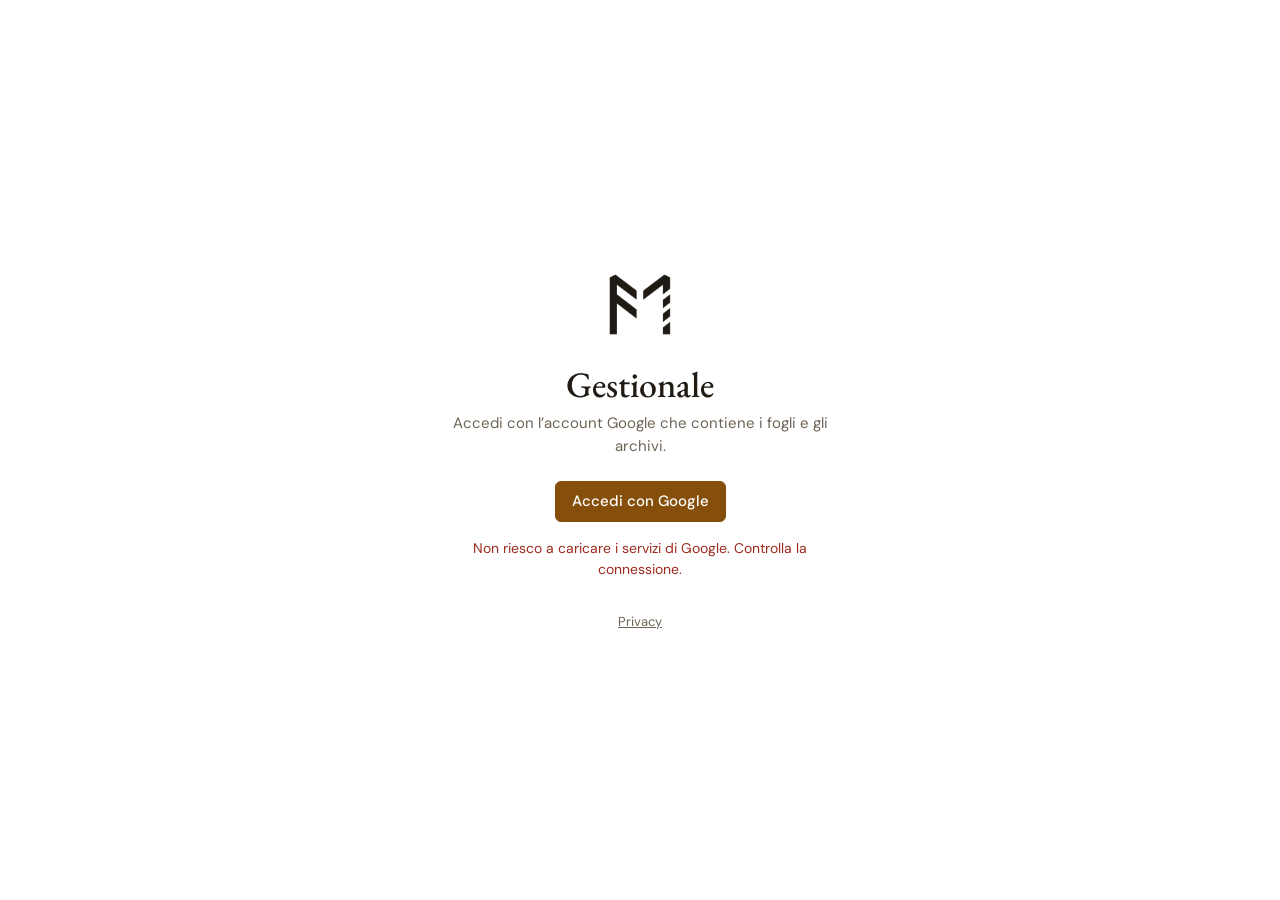
<file: index.html>
<!doctype html>
<html lang="it">
<head>
<meta charset="utf-8">
<meta name="viewport" content="width=device-width, initial-scale=1, viewport-fit=cover">
<title>Gestionale – Filippo Mauro</title>
<link rel="icon" href="icone/favicon.svg" type="image/svg+xml">
<link rel="icon" href="icone/icona-192.png" sizes="192x192">
<link rel="apple-touch-icon" href="icone/apple-touch-icon.png">
<link rel="manifest" href="manifest.webmanifest">
<meta name="theme-color" content="#FFFFFF" media="(prefers-color-scheme: light)">
<meta name="theme-color" content="#16130F" media="(prefers-color-scheme: dark)">
<meta name="apple-mobile-web-app-capable" content="yes">
<meta name="mobile-web-app-capable" content="yes">
<meta name="apple-mobile-web-app-title" content="Gestionale">
<meta name="apple-mobile-web-app-status-bar-style" content="default">
<link rel="preconnect" href="https://fonts.googleapis.com">
<link rel="preconnect" href="https://fonts.gstatic.com" crossorigin>
<link href="https://fonts.googleapis.com/css2?family=DM+Sans:opsz,wght@9..40,400;9..40,500;9..40,600&family=EB+Garamond:wght@400;500;600&display=swap" rel="stylesheet">
<link rel="stylesheet" href="css/app.css">
<script>
  // Tema applicato subito, prima del resto, per evitare il lampo di colore.
  try { const t = JSON.parse(localStorage.getItem("fm-tema")); if (t === "light" || t === "dark") document.documentElement.setAttribute("data-theme", t); } catch(e){}
</script>
</head>
<body>
<div class="login" id="login" hidden>
  <div class="login-box">
    <span class="mono"><img class="logo-l" src="logo-scuro.png" alt="Filippo Mauro"><img class="logo-d" src="logo-chiaro.png" alt="Filippo Mauro"></span>
    <h1>Gestionale</h1>
    <p>Accedi con l’account Google che contiene i fogli e gli archivi.</p>
    <button class="btn primary" id="btnAccedi">Accedi con Google</button>
    <div class="err" id="loginErr" role="alert"></div>
    <div class="foot"><a href="privacy.html">Privacy</a></div>
  </div>
</div>

<div class="app" id="app" hidden>
  <aside class="side">
    <a class="brand" href="#home"><span class="mono"><img class="logo-l" src="logo-scuro.png" alt="Filippo Mauro"><img class="logo-d" src="logo-chiaro.png" alt="Filippo Mauro"></span><span class="brand-name">Filippo Mauro<small>Gestionale</small></span></a>
    <nav class="nav" id="sideNav" aria-label="Sezioni"></nav>
    <nav class="nav nav-bottom" id="sideNav2" aria-label="Impostazioni"></nav>
  </aside>
  <div>
    <header class="topbar"><span class="mono"><img class="logo-l" src="logo-scuro.png" alt="Filippo Mauro"><img class="logo-d" src="logo-chiaro.png" alt="Filippo Mauro"></span><span class="t" id="topTitle">Home</span><a href="#link" id="topLink" aria-label="I miei link"></a><a href="#impostazioni" id="topSet" aria-label="Impostazioni"></a></header>
    <main id="view"></main>
  </div>
</div>
<nav class="tabbar" id="tabbar" aria-label="Sezioni" hidden></nav>
<div class="toast" id="toast" role="status"></div>

<script type="module" src="js/app.js"></script>
</body>
</html>
</file>
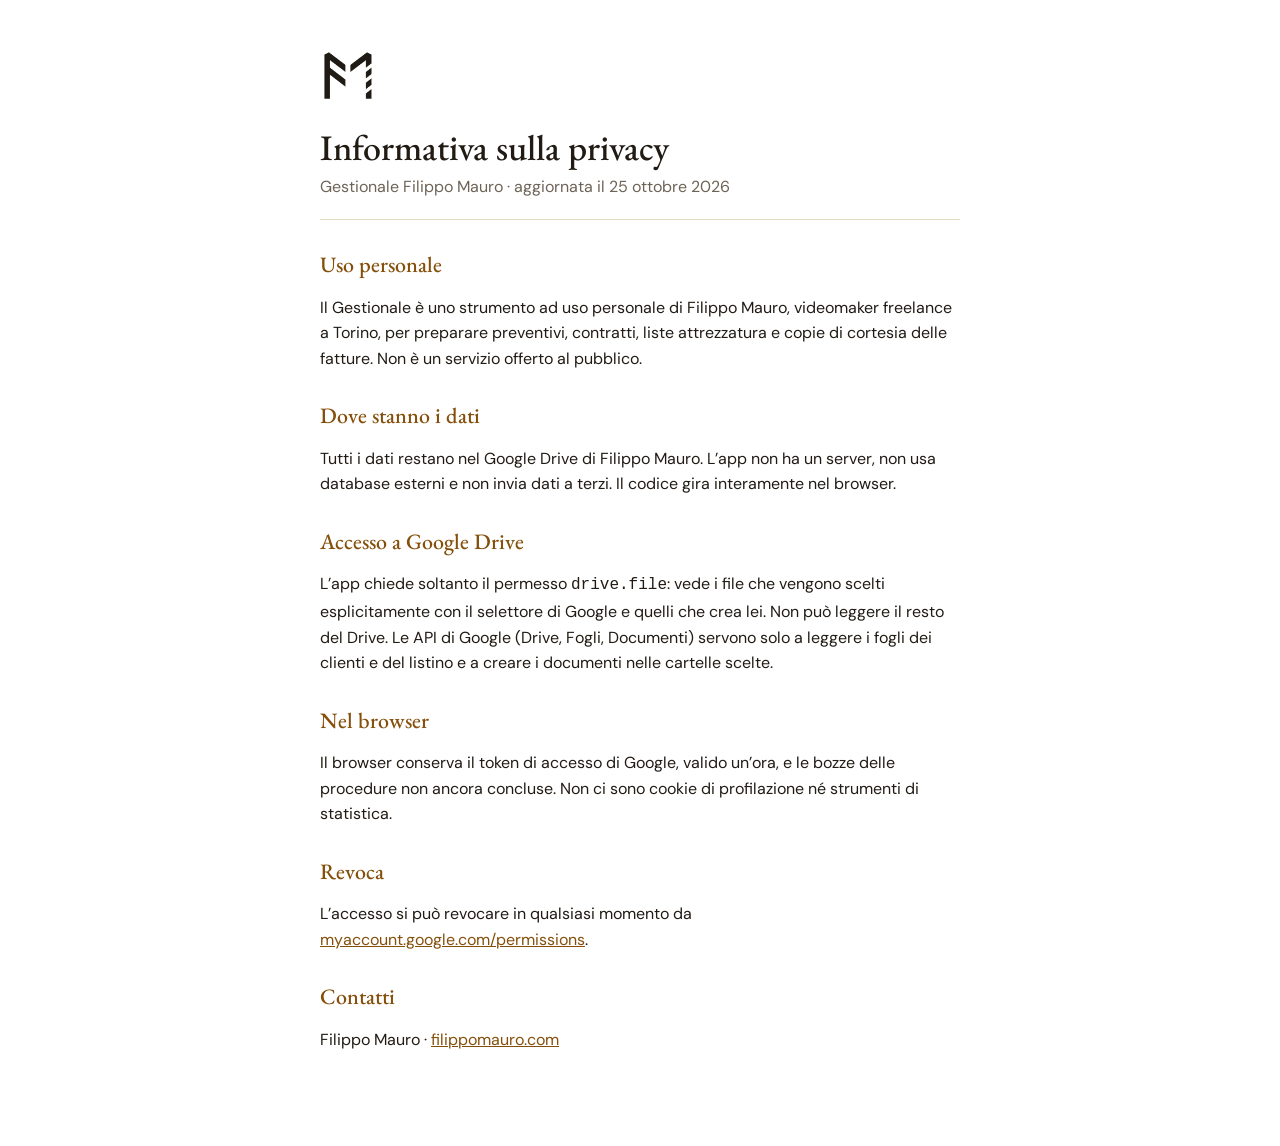
<file: privacy.html>
<!doctype html>
<html lang="it">
<head>
<meta charset="utf-8">
<meta name="viewport" content="width=device-width, initial-scale=1">
<title>Privacy – Gestionale Filippo Mauro</title>
<link rel="preconnect" href="https://fonts.googleapis.com">
<link rel="preconnect" href="https://fonts.gstatic.com" crossorigin>
<link href="https://fonts.googleapis.com/css2?family=DM+Sans:opsz,wght@9..40,400;9..40,500&family=EB+Garamond:wght@400;500&display=swap" rel="stylesheet">
<style>
:root{--bg:#FFFFFF;--ink:#211B14;--muted:#6E6357;--accent:#854F0B;--rule:#E6DAC5;color-scheme:light}
@media (prefers-color-scheme:dark){:root{--bg:#16130F;--ink:#EEE6D8;--muted:#A99D8C;--accent:#D9A156;--rule:#3A3128;color-scheme:dark}}
body{margin:0;background:var(--bg);color:var(--ink);font:16px/1.6 "DM Sans",system-ui,sans-serif}
main{max-width:640px;margin:0 auto;padding:48px 20px 80px}
img{width:56px;height:56px;display:block;margin-bottom:24px}
.d{display:none}
@media (prefers-color-scheme:dark){.l{display:none}.d{display:block}}
h1{font:500 36px/1.1 "EB Garamond",Garamond,serif;margin:0 0 6px}
h2{font:500 22px/1.2 "EB Garamond",Garamond,serif;margin:32px 0 8px;color:var(--accent)}
.muted{color:var(--muted);margin:0 0 24px;padding-bottom:20px;border-bottom:1px solid var(--rule)}
a{color:var(--accent)}
</style>
</head>
<body>
<main>
  <a href="https://filippomauro.com"><img class="l" src="logo-scuro.png" alt="Filippo Mauro"><img class="d" src="logo-chiaro.png" alt="Filippo Mauro"></a>
  <h1>Informativa sulla privacy</h1>
  <p class="muted">Gestionale Filippo Mauro · aggiornata il 25 ottobre 2026</p>

  <h2>Uso personale</h2>
  <p>Il Gestionale è uno strumento ad uso personale di Filippo Mauro, videomaker freelance a Torino, per preparare preventivi, contratti, liste attrezzatura e copie di cortesia delle fatture. Non è un servizio offerto al pubblico.</p>

  <h2>Dove stanno i dati</h2>
  <p>Tutti i dati restano nel Google Drive di Filippo Mauro. L’app non ha un server, non usa database esterni e non invia dati a terzi. Il codice gira interamente nel browser.</p>

  <h2>Accesso a Google Drive</h2>
  <p>L’app chiede soltanto il permesso <code>drive.file</code>: vede i file che vengono scelti esplicitamente con il selettore di Google e quelli che crea lei. Non può leggere il resto del Drive. Le API di Google (Drive, Fogli, Documenti) servono solo a leggere i fogli dei clienti e del listino e a creare i documenti nelle cartelle scelte.</p>

  <h2>Nel browser</h2>
  <p>Il browser conserva il token di accesso di Google, valido un’ora, e le bozze delle procedure non ancora concluse. Non ci sono cookie di profilazione né strumenti di statistica.</p>

  <h2>Revoca</h2>
  <p>L’accesso si può revocare in qualsiasi momento da <a href="https://myaccount.google.com/permissions">myaccount.google.com/permissions</a>.</p>

  <h2>Contatti</h2>
  <p>Filippo Mauro · <a href="https://filippomauro.com">filippomauro.com</a></p>
</main>
</body>
</html>
</file>
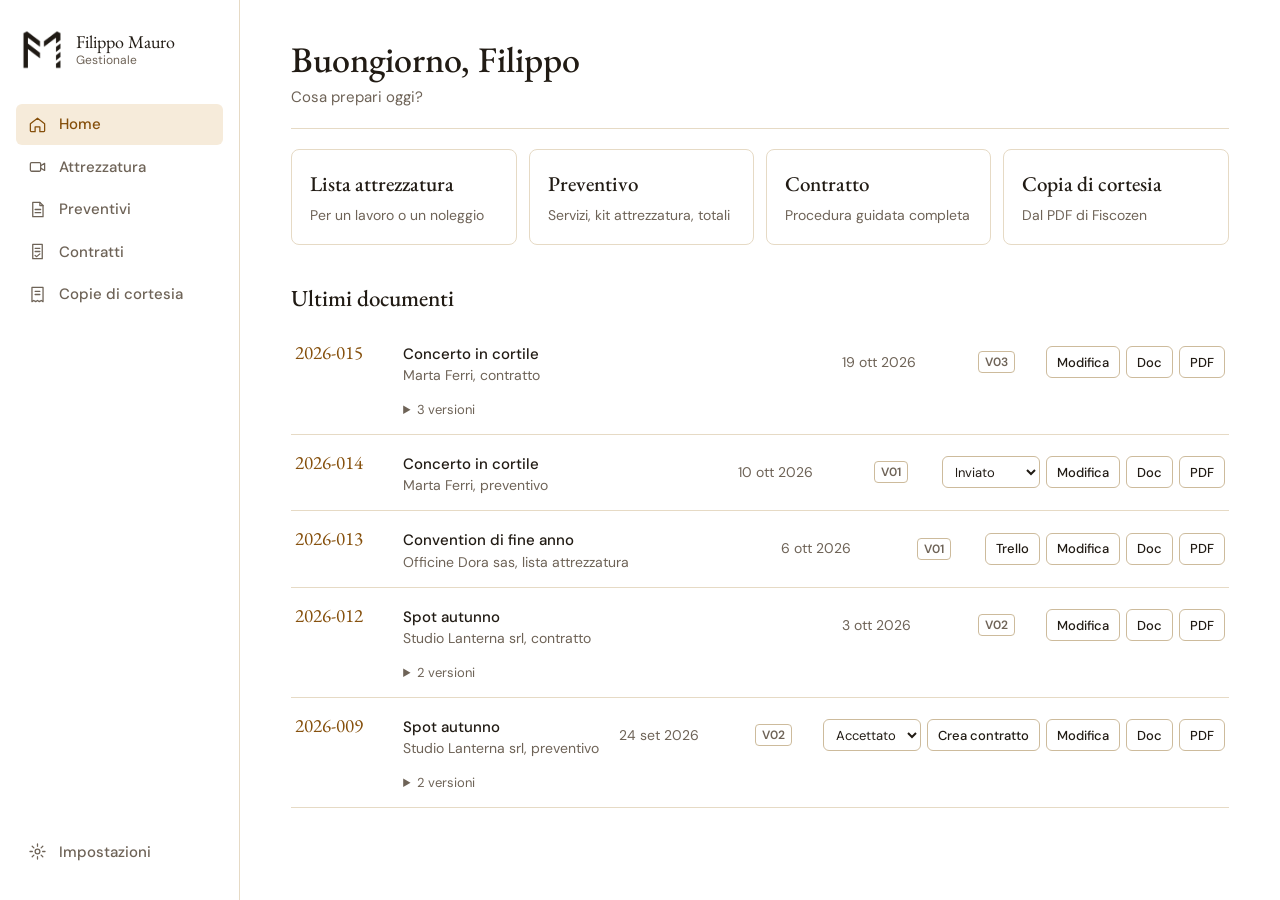
<file: prototipo.html>
<!doctype html>
<html lang="it">
<head>
<meta charset="utf-8">
<meta name="viewport" content="width=device-width, initial-scale=1, viewport-fit=cover">
<title>Gestionale – Filippo Mauro</title>
<link rel="preconnect" href="https://fonts.googleapis.com">
<link rel="preconnect" href="https://fonts.gstatic.com" crossorigin>
<link href="https://fonts.googleapis.com/css2?family=DM+Sans:opsz,wght@9..40,400;9..40,500;9..40,600&family=EB+Garamond:wght@400;500;600&display=swap" rel="stylesheet">
<style>
:root{
  --bg:#FFFFFF; --surface:#FAF6EF; --ink:#211B14; --muted:#6E6357;
  --accent:#854F0B; --accent-ink:#FFFFFF; --accent-soft:#F6EBDA;
  --rule:#E6DAC5; --rule-strong:#CDBB9C; --ok:#3F6B3A; --err:#9A2B1E;
  --serif:"EB Garamond", Garamond, "Times New Roman", serif;
  --sans:"DM Sans", system-ui, -apple-system, "Segoe UI", Roboto, sans-serif;
  color-scheme:light;
  box-sizing:border-box;
  padding-top:env(safe-area-inset-top,0px);
  padding-bottom:env(safe-area-inset-bottom,0px);
}
@media (prefers-color-scheme:dark){
  :root:not([data-theme="light"]){
    --bg:#16130F; --surface:#1F1A15; --ink:#EEE6D8; --muted:#A99D8C;
    --accent:#D9A156; --accent-ink:#1B140A; --accent-soft:#2B2217;
    --rule:#3A3128; --rule-strong:#55483A; --ok:#8DBB84; --err:#E3826F;
    color-scheme:dark;
  }
}
:root[data-theme="dark"]{
  --bg:#16130F; --surface:#1F1A15; --ink:#EEE6D8; --muted:#A99D8C;
  --accent:#D9A156; --accent-ink:#1B140A; --accent-soft:#2B2217;
  --rule:#3A3128; --rule-strong:#55483A; --ok:#8DBB84; --err:#E3826F;
  color-scheme:dark;
}
*,*::before,*::after{box-sizing:border-box}
html{height:100%;scroll-padding-top:env(safe-area-inset-top,0px)}
body{margin:0;min-height:100%;background:var(--bg);color:var(--ink);font:15px/1.5 var(--sans);-webkit-font-smoothing:antialiased}
button,input,select,textarea{font:inherit;color:inherit}
:focus-visible{outline:2px solid var(--accent);outline-offset:2px}
@media (prefers-reduced-motion:reduce){*{transition:none!important}}

/* Guscio */
.app{display:grid;grid-template-columns:240px minmax(0,1fr);min-height:100vh}
.side{position:sticky;top:0;height:100vh;border-right:1px solid var(--rule);padding:28px 16px;display:flex;flex-direction:column;gap:32px}
.brand{display:flex;align-items:center;gap:12px;text-decoration:none;color:inherit;padding:0 4px}
.mono{font-family:var(--serif);font-weight:600;font-size:22px;color:var(--accent);border:1.5px solid var(--accent);width:44px;height:44px;display:grid;place-items:center;border-radius:2px;flex:none}
.brand-name{font-family:var(--serif);font-size:18px;line-height:1.15}
.brand-name small{display:block;font-family:var(--sans);font-size:12px;color:var(--muted);margin-top:2px}
.nav{display:flex;flex-direction:column;gap:2px}
.nav a{display:flex;align-items:center;gap:12px;padding:9px 12px;border-radius:6px;text-decoration:none;color:var(--muted);font-weight:500}
.nav a:hover{background:var(--surface);color:var(--ink)}
.nav a[aria-current="page"]{background:var(--accent-soft);color:var(--accent)}
.nav svg,.tabbar svg,.topbar svg{width:19px;height:19px;flex:none}
.nav-bottom{margin-top:auto}
.topbar,.tabbar{display:none}
main{min-width:0;padding:40px clamp(20px,4vw,56px) 80px}
.page{max-width:980px}

/* Tipografia e componenti */
h1{font-family:var(--serif);font-weight:500;font-size:36px;line-height:1.1;margin:0}
h2{font-family:var(--serif);font-weight:500;font-size:23px;line-height:1.2;margin:0 0 12px}
.page-head{display:flex;flex-wrap:wrap;align-items:flex-end;justify-content:space-between;gap:16px;padding-bottom:20px;border-bottom:1px solid var(--rule);margin-bottom:20px}
.page-head p{margin:6px 0 0;color:var(--muted)}
.actions{display:flex;gap:8px;flex-wrap:wrap}
.btn{appearance:none;border:1px solid var(--rule-strong);background:var(--bg);padding:8px 16px;border-radius:6px;font-weight:500;cursor:pointer;display:inline-flex;align-items:center;justify-content:center;gap:8px;text-decoration:none;min-height:40px;color:var(--ink)}
.btn:hover{border-color:var(--accent);color:var(--accent)}
.btn:disabled{opacity:.45;cursor:default;border-color:var(--rule-strong);color:var(--ink)}
.btn.primary{background:var(--accent);border-color:var(--accent);color:var(--accent-ink)}
.btn.primary:hover{filter:brightness(1.08);color:var(--accent-ink)}
.btn.small{padding:4px 10px;min-height:32px;font-size:13px}
.search{width:100%;max-width:320px;padding:9px 12px;border:1px solid var(--rule-strong);border-radius:6px;background:var(--bg)}
.toolbar{display:flex;gap:12px;align-items:center;justify-content:space-between;flex-wrap:wrap;margin-bottom:8px}
.muted{color:var(--muted)}
.fname{word-break:break-all}
.section-gap{margin-top:40px}

/* Elenco documenti */
.doc{border-bottom:1px solid var(--rule)}
.doc-row{display:grid;grid-template-columns:minmax(0,1fr) 120px 52px auto;gap:16px;align-items:center;padding:14px 4px}
.c-main{display:flex;gap:16px;align-items:baseline;min-width:0}
.code{font-family:var(--serif);font-size:19px;color:var(--accent);font-variant-numeric:lining-nums tabular-nums;flex:none;width:92px}
.doc-title{font-weight:500}
.doc-client,.c-date{color:var(--muted);font-size:14px}
.vbadge{font-size:12px;font-weight:600;border:1px solid var(--rule-strong);border-radius:4px;padding:1px 6px;justify-self:start;color:var(--muted)}
.c-act{display:flex;gap:6px}
details.versions{padding:0 4px 14px 112px}
details.versions summary{cursor:pointer;color:var(--muted);font-size:13px;width:max-content}
.vlist{list-style:none;margin:8px 0 0;padding:0;font-size:13px}
.vlist li{display:flex;justify-content:space-between;gap:16px;padding:6px 0;border-top:1px dashed var(--rule)}
.empty{padding:32px 0;color:var(--muted)}

/* Home */
.quick{display:grid;grid-template-columns:repeat(auto-fit,minmax(200px,1fr));gap:12px}
.tile{appearance:none;text-align:left;border:1px solid var(--rule);background:var(--bg);border-radius:8px;padding:18px;cursor:pointer;color:var(--ink)}
.tile:hover{border-color:var(--accent)}
.tile strong{display:block;font-family:var(--serif);font-weight:500;font-size:21px;margin-bottom:4px}
.tile span{color:var(--muted);font-size:14px}
.draft-card{display:flex;justify-content:space-between;align-items:center;gap:16px;flex-wrap:wrap;border:1px solid var(--accent);background:var(--accent-soft);border-radius:8px;padding:16px 18px}

/* Procedura guidata */
.wiz{display:grid;grid-template-columns:minmax(0,1fr) 300px;gap:40px;max-width:1120px}
.wiz-back{font-size:14px;color:var(--muted);text-decoration:none}
.wiz-back:hover{color:var(--accent)}
.wiz-title{display:flex;justify-content:space-between;align-items:center;gap:12px;margin-top:8px}
.steps{list-style:none;display:flex;gap:6px;padding:0;margin:22px 0 32px}
.steps li{flex:1;min-width:0}
.steps button{width:100%;text-align:left;background:none;border:0;border-top:3px solid var(--rule);padding:8px 0 0;font-size:13px;color:var(--muted);cursor:pointer}
.steps button:disabled{cursor:default}
.steps .done button{border-top-color:var(--rule-strong);color:var(--ink)}
.steps .cur button{border-top-color:var(--accent);color:var(--accent);font-weight:600}
.steps .n{display:block;font-family:var(--serif);font-size:17px;line-height:1.2}
.steps .lbl{display:block;overflow:hidden;text-overflow:ellipsis;white-space:nowrap}
.field-q{font-size:27px;margin-bottom:6px}
.hint{color:var(--muted);margin:0 0 20px}
.opt{display:flex;gap:14px;align-items:flex-start;padding:13px 16px;border:1px solid var(--rule);border-radius:8px;cursor:pointer;margin-bottom:8px;max-width:560px}
.opt:hover{border-color:var(--rule-strong)}
.opt:has(input:checked){border-color:var(--accent);background:var(--accent-soft)}
.opt input{accent-color:var(--accent);margin-top:4px;flex:none}
.opt small{display:block;color:var(--muted);font-size:13px}
.f{display:block;margin-bottom:18px}
.f>span{display:block;font-size:13px;font-weight:500;margin-bottom:6px}
.inp{width:100%;max-width:420px;padding:10px 12px;border:1px solid var(--rule-strong);border-radius:6px;background:var(--bg);min-height:42px}
.sub{margin:4px 0 16px 18px;padding:4px 0 4px 18px;border-left:2px solid var(--rule);max-width:600px}
.tog{display:flex;gap:14px;align-items:flex-start;padding:13px 16px;border:1px solid var(--rule);border-radius:8px;cursor:pointer;margin-bottom:8px;max-width:600px}
.tog:has(input:checked){border-color:var(--accent);background:var(--accent-soft)}
.tog input{appearance:none;-webkit-appearance:none;width:36px;height:20px;border-radius:10px;background:var(--rule-strong);position:relative;flex:none;margin:2px 0 0;cursor:pointer;transition:background .15s}
.tog input::after{content:"";position:absolute;top:2px;left:2px;width:16px;height:16px;border-radius:50%;background:var(--bg);transition:transform .15s}
.tog input:checked{background:var(--accent)}
.tog input:checked::after{transform:translateX(16px)}
.tog small{display:block;color:var(--muted);font-size:13px}
.inp.num{max-width:120px}
textarea.inp{min-height:88px;resize:vertical;max-width:600px;line-height:1.45}
.fase-row{display:flex;gap:6px;align-items:center;margin-bottom:6px;max-width:600px}
.fase-row .inp{max-width:none;flex:1}
.rate-row{display:grid;grid-template-columns:22px 110px 16px minmax(0,1fr);gap:8px;align-items:center;margin-bottom:10px;max-width:600px}
.rate-row .inp{max-width:none}
.rate-row .extra{grid-column:2/-1;display:flex;gap:10px;align-items:center;flex-wrap:wrap}
.rate-row .extra:empty{display:none}
.rn{font-family:var(--serif);font-size:19px;color:var(--accent)}
.conv{font-size:13px;color:var(--muted)}
.check{font-size:14px;font-weight:500;margin:4px 0 8px}
.check.ok{color:var(--ok)}
.check.bad{color:var(--err)}
.frase{margin-top:24px;max-width:600px;border:1px dashed var(--rule-strong);border-radius:8px;padding:14px 16px;background:var(--surface)}
.frase small{color:var(--muted);display:block;margin-bottom:4px;font-size:12px}
.frase p{margin:0;font-family:var(--serif);font-size:17px;line-height:1.45}
.grp{font-family:var(--sans);font-size:14px;font-weight:600;margin:26px 0 10px}
.lettere{font-size:13px;color:var(--muted);margin-top:6px;min-height:1.4em}
.note{border-left:3px solid var(--accent);background:var(--accent-soft);padding:10px 14px;border-radius:0 6px 6px 0;margin:16px 0;font-size:14px;max-width:560px}
.err{color:var(--err);font-size:14px;min-height:1.5em;margin-top:8px}
.wiz-foot{display:flex;justify-content:space-between;gap:12px;margin-top:24px;padding-top:20px;border-top:1px solid var(--rule)}
.out{border:1px solid var(--rule);border-radius:8px;padding:16px 18px;margin-top:20px;max-width:620px}
.out p{margin:0 0 8px}
.out p:last-child{margin:0}
.panel{position:sticky;top:40px;align-self:start;border:1px solid var(--rule);border-radius:8px;padding:20px;background:var(--surface)}
.panel h3{font-family:var(--serif);font-weight:500;font-size:21px;margin:0 0 14px}
.sum{margin:0;display:grid;grid-template-columns:auto minmax(0,1fr);gap:7px 14px;font-size:14px}
.sum dt{color:var(--muted)}
.sum dd{margin:0}
.saved{font-size:12px;color:var(--muted);margin-top:16px;padding-top:12px;border-top:1px solid var(--rule)}
.panel-toggle,.panel-close{display:none}

/* Preventivi */
.drafts{display:grid;gap:12px;margin-bottom:24px}
.row2{display:flex;gap:20px;flex-wrap:wrap}
.cnt{font-size:12px;color:var(--muted);margin-top:5px}
.voce{border:1px solid var(--rule);border-radius:8px;padding:12px 14px;margin-bottom:8px;max-width:700px}
.voce.on{border-color:var(--accent)}
.vhead{display:flex;gap:12px;align-items:flex-start;cursor:pointer}
.vhead input[type="checkbox"]{accent-color:var(--accent);margin-top:4px;width:16px;height:16px;flex:none}
.vtxt{min-width:0;flex:1}
.vtxt small{display:block;color:var(--muted);font-size:13px}
.vlist{font-size:12px;color:var(--muted);white-space:nowrap;text-align:right;padding-top:2px}
.vbody{display:flex;flex-wrap:wrap;gap:10px 12px;align-items:flex-end;margin-top:12px;padding-top:12px;border-top:1px dashed var(--rule)}
.vbody label>span{display:block;font-size:12px;color:var(--muted);margin-bottom:4px}
.vbody .inp{max-width:none;min-height:38px;padding:7px 10px}
.w-u{width:150px}.w-n{width:72px}.w-p{width:96px}
.vimp{margin-left:auto;font-family:var(--serif);font-size:20px;min-width:96px;text-align:right;padding-bottom:6px;font-variant-numeric:tabular-nums}
.vincl{flex-basis:100%;display:flex;gap:8px;align-items:center;font-size:13px;color:var(--muted);cursor:pointer}
.vincl input{accent-color:var(--accent)}
.w-s{width:150px}
.inv-row.att-row{grid-template-columns:20px minmax(0,1fr) auto 44px 70px}
.trello-head .btn{white-space:nowrap}
.att-row .av{font-size:12px;text-align:right}
.trello{max-width:700px;border:1px solid var(--rule);border-radius:8px;padding:14px 16px;margin-top:20px}
.trello-head{display:flex;justify-content:space-between;align-items:flex-start;gap:12px;margin-bottom:10px}
.trello pre{white-space:pre-wrap;font-family:var(--sans);font-size:13px;line-height:1.6;background:var(--bg);border-radius:6px;padding:10px 12px;margin:0;max-height:260px;overflow:auto}
.cd-row{display:grid;grid-template-columns:minmax(0,1fr) 120px auto;gap:8px;align-items:center;margin-bottom:8px;max-width:680px}
.cd-row .inp{max-width:none}
.calc{font-size:13px;color:var(--muted);padding-bottom:10px;min-width:150px}
.calc .bad,.bad{color:var(--err)}
.cons-row{display:flex;flex-wrap:wrap;gap:8px 16px;align-items:center;padding:12px 0;border-bottom:1px solid var(--rule);max-width:700px}
.cons-row>div:first-child{flex:1 1 200px;min-width:0}
.cons-row small{display:block;font-size:13px;color:var(--muted)}
.cons-row .seg label{padding:5px 11px;font-size:13px}
.cons-row .cnt{flex-basis:100%;margin:0}
.vmodo{flex-basis:100%;display:flex;flex-wrap:wrap;gap:6px 12px;align-items:center}
.vmodo .seg label{padding:5px 11px;font-size:13px}
.vnote{flex-basis:100%}
.vnote textarea.inp{min-height:64px;max-width:none}
.vint{flex-basis:100%;font-size:12px;color:var(--muted);margin:0;font-style:italic}
.kpi{display:grid;grid-template-columns:repeat(3,minmax(0,1fr));gap:1px;background:var(--rule);border:1px solid var(--rule);border-radius:8px;overflow:hidden;max-width:700px;margin:0 0 18px}
.kpi>div{background:var(--surface);padding:12px 14px}
.kpi small{display:block;font-size:12px;color:var(--muted)}
.kpi strong{display:block;font-family:var(--serif);font-size:22px;font-weight:500;line-height:1.25}
.kpi span{font-size:12px;color:var(--muted)}
.inv{max-width:700px}
.inv .grp{margin:18px 0 4px}
.inv-row{display:grid;grid-template-columns:20px minmax(0,1fr) auto 70px;gap:10px;align-items:center;padding:4px;min-height:44px;border-bottom:1px solid var(--rule);font-size:14px}
.inv-row input[type="checkbox"]{accent-color:var(--accent);width:16px;height:16px}
.inv-row label{cursor:pointer}
.inv-row .inp{min-height:34px;padding:5px 8px;max-width:70px}
.tot{margin:0;display:grid;grid-template-columns:minmax(0,1fr) auto;gap:7px 0;font-size:14px}
.tot dd{padding-left:14px}
.tot dt{color:var(--muted)}
.tot dt small{display:block;font-size:12px}
.tot dd{margin:0;text-align:right;font-variant-numeric:tabular-nums;white-space:nowrap}
.tot .sep{border-top:1px solid var(--rule);padding-top:8px;color:var(--ink)}
.tot .grand{font-family:var(--serif);font-size:23px;color:var(--ink);border-top:1px solid var(--rule-strong);padding-top:8px;line-height:1.2}
.tot.big{max-width:460px;font-size:15px;margin-top:8px}
.fzbox{max-width:460px;margin-top:16px;border:1px solid var(--accent);background:var(--accent-soft);border-radius:8px;padding:12px 16px}
.fzbox small{display:block;font-size:12px;color:var(--muted)}
.fzbox strong{display:block;font-family:var(--serif);font-weight:500;font-size:22px}
.fzbox span{font-size:13px;color:var(--muted)}
.note.warn{border-left-color:var(--err)}
.prev{max-width:620px;border:1px solid var(--rule);border-radius:8px;padding:18px 20px;background:var(--bg);margin-top:20px}
.prev h4{font-family:var(--serif);font-weight:500;font-size:17px;color:var(--accent);margin:16px 0 6px}
.prev h4:first-of-type{margin-top:0}
.prev ul{list-style:none;margin:0;padding:0}
.prev li{display:flex;justify-content:space-between;gap:12px;padding:5px 0;border-bottom:1px solid var(--rule);font-size:14px}
.prev li span:last-child{color:var(--muted);text-align:right}
.prev sup{color:var(--accent);font-size:10px;margin-left:2px}
.prev .ptot{font-family:var(--serif);font-size:23px;margin-top:16px}
.prev .pnote{font-size:12px;color:var(--muted);margin-top:12px;line-height:1.5}
.steps.compact{gap:4px}
.steps.compact .lbl{font-size:12px}
.stato{min-height:32px;padding:4px 8px;font-size:13px;width:auto;max-width:130px}
.c-act{flex-wrap:wrap;justify-content:flex-end}

.mono{border:0!important}
.mono img{width:100%;height:100%;object-fit:contain;display:block}
.mono .logo-d{display:none}
@media (prefers-color-scheme:dark){:root:not([data-theme="light"]) .mono .logo-l{display:none}:root:not([data-theme="light"]) .mono .logo-d{display:block}}
:root[data-theme="dark"] .mono .logo-l{display:none}
:root[data-theme="dark"] .mono .logo-d{display:block}
/* Impostazioni */
.set-list{border-top:1px solid var(--rule)}
.set-row{display:grid;grid-template-columns:minmax(0,1fr) auto auto;gap:16px;align-items:center;padding:12px 4px;border-bottom:1px solid var(--rule)}
.st-ok{color:var(--ok);font-size:14px}
.st-todo{color:var(--muted);font-size:14px}
.seg{display:inline-flex;border:1px solid var(--rule-strong);border-radius:6px;overflow:hidden}
.seg label{padding:8px 14px;cursor:pointer;font-size:14px}
.seg input{position:absolute;opacity:0;pointer-events:none}
.seg label:has(input:checked){background:var(--accent);color:var(--accent-ink)}
.seg label:has(input:focus-visible){outline:2px solid var(--accent);outline-offset:-2px}
.switch{display:inline-flex;align-items:center;gap:10px;cursor:pointer;font-size:14px}
.switch input{accent-color:var(--accent);width:18px;height:18px}
.block{border:1px solid var(--rule);border-radius:8px;padding:18px 20px;display:flex;justify-content:space-between;align-items:center;gap:16px;flex-wrap:wrap}

/* Modale e avvisi */
.modal-back{position:fixed;inset:0;background:rgba(20,15,10,.45);display:grid;place-items:center;z-index:60;padding:16px}
.modal{background:var(--bg);border-radius:10px;padding:24px;max-width:500px;width:100%;border:1px solid var(--rule)}
.modal h2{margin-bottom:10px}
.modal p{margin:0 0 12px}
.modal .actions{justify-content:flex-end;margin-top:20px}
.toast{position:fixed;left:50%;bottom:28px;transform:translate(-50%,20px);opacity:0;background:var(--ink);color:var(--bg);padding:10px 18px;border-radius:6px;font-size:14px;z-index:70;transition:opacity .2s,transform .2s;pointer-events:none;max-width:calc(100% - 32px)}
.toast.show{opacity:1;transform:translate(-50%,0)}

/* Mobile */
@media (max-width:760px){
  .app{grid-template-columns:1fr}
  .side{display:none}
  body::before{content:"";position:fixed;inset:0 0 auto;height:env(safe-area-inset-top,0px);z-index:10;background:var(--bg)}
  .topbar{display:flex;align-items:center;gap:12px;position:sticky;top:env(safe-area-inset-top,0px);z-index:9;background:var(--bg);border-bottom:1px solid var(--rule);padding:10px 16px}
  .topbar .mono{width:34px;height:34px;font-size:17px}
  .topbar .t{font-family:var(--serif);font-size:20px;flex:1}
  .topbar a{color:var(--muted);display:grid;place-items:center;width:40px;height:40px}
  .topbar a[aria-current="page"]{color:var(--accent)}
  .tabbar{display:grid;grid-template-columns:repeat(5,1fr);position:fixed;left:0;right:0;bottom:0;z-index:20;background:var(--bg);border-top:1px solid var(--rule);padding:6px 4px calc(6px + env(safe-area-inset-bottom,0px))}
  .tabbar a{display:flex;flex-direction:column;align-items:center;gap:2px;text-decoration:none;color:var(--muted);font-size:11px;padding:4px 0;text-align:center;line-height:1.2}
  .tabbar a[aria-current="page"]{color:var(--accent)}
  main{padding:24px 18px 120px}
  h1{font-size:30px}
  .page-head{align-items:flex-start}
  .doc-row{grid-template-columns:minmax(0,1fr) auto;gap:10px}
  .c-main{flex-direction:column;gap:0}
  .c-date{display:none}
  .vbadge{grid-row:1;grid-column:2;justify-self:end}
  .c-act{grid-column:1/-1}
  details.versions{padding-left:4px}
  .vlist li{flex-direction:column;gap:0}
  body.in-wiz .tabbar{display:none}
  .wiz{grid-template-columns:1fr;gap:0}
  .steps .lbl{display:none}
  .steps .cur .lbl{display:block;overflow:visible}
  .field-q{font-size:24px}
  .wiz-foot{position:fixed;left:0;right:0;bottom:0;z-index:20;margin:0;background:var(--bg);padding:12px 18px calc(12px + env(safe-area-inset-bottom,0px))}
  .wiz-foot .btn{flex:1}
  .panel-toggle{display:inline-flex}
  .panel{position:fixed;left:0;right:0;bottom:0;top:auto;z-index:40;border-radius:14px 14px 0 0;max-height:75vh;overflow:auto;padding:20px 20px calc(20px + env(safe-area-inset-bottom,0px));transform:translateY(105%);transition:transform .25s;box-shadow:0 -8px 30px rgba(0,0,0,.18)}
  .panel.open{transform:none}
  .panel-close{display:inline-flex;float:right}
  .set-row{grid-template-columns:minmax(0,1fr) auto}
  .set-row .btn{grid-column:1/-1;justify-self:start}
  .toast{bottom:96px}
  .rate-row{grid-template-columns:20px 88px 14px minmax(0,1fr)}
  .w-u{width:100%}
  .vhead{flex-wrap:wrap}
  .vlist{flex-basis:100%;text-align:left;padding-left:28px;white-space:normal}
  .kpi{grid-template-columns:1fr}
  .inv-row{grid-template-columns:20px minmax(0,1fr) 64px}
  .inv-row>span.muted{display:none}
  .inv-row.att-row{grid-template-columns:20px minmax(0,1fr) 40px 64px}
  .att-row .av{display:block!important}
}
</style>
</head>
<body>
<div class="app">
  <aside class="side">
    <a class="brand" href="#home"><span class="mono"><img class="logo-l" src="[data-uri]" alt="Filippo Mauro"><img class="logo-d" src="[data-uri]" alt="Filippo Mauro"></span><span class="brand-name">Filippo Mauro<small>Gestionale</small></span></a>
    <nav class="nav" id="sideNav" aria-label="Sezioni"></nav>
    <nav class="nav nav-bottom" id="sideNav2" aria-label="Impostazioni"></nav>
  </aside>
  <div>
    <header class="topbar"><span class="mono"><img class="logo-l" src="[data-uri]" alt="Filippo Mauro"><img class="logo-d" src="[data-uri]" alt="Filippo Mauro"></span><span class="t" id="topTitle">Home</span><a href="#impostazioni" id="topSet" aria-label="Impostazioni"></a></header>
    <main id="view"></main>
  </div>
</div>
<nav class="tabbar" id="tabbar" aria-label="Sezioni"></nav>
<input type="file" id="pdfIn" accept="application/pdf,.pdf" hidden>
<input type="file" id="cdcIn" accept="application/pdf,.pdf" hidden>
<div class="toast" id="toast" role="status"></div>

<script>
/* ---------- Utilità ---------- */
const $ = s => document.querySelector(s);
const pad2 = n => String(n).padStart(2,"0");
const pad3 = n => String(n).padStart(3,"0");
const esc = s => String(s ?? "").replace(/[&<>"]/g, c => ({"&":"&amp;","<":"&lt;",">":"&gt;",'"':"&quot;"}[c]));
const today = () => new Date().toISOString().slice(0,10);
const fmtDate = iso => new Date(iso+"T12:00:00").toLocaleDateString("it-IT",{day:"numeric",month:"short",year:"numeric"});
const store = {
  get(k,d){ try{ const v = localStorage.getItem(k); return v ? JSON.parse(v) : d; }catch(e){ return d; } },
  set(k,v){ try{ localStorage.setItem(k, JSON.stringify(v)); }catch(e){} },
  del(k){ try{ localStorage.removeItem(k); }catch(e){} }
};

/* ---------- Dati di esempio ---------- */
const CLIENTI = [
  {id:"CLI-001", tipo:"Azienda", nome:"Studio Lanterna srl"},
  {id:"CLI-002", tipo:"Privato", nome:"Marta Ferri"},
  {id:"CLI-003", tipo:"Azienda", nome:"Officine Dora sas"}
];
const cliente = id => CLIENTI.find(c => c.id === id);

let DOCS = [
  {code:"2026-009", tipo:"PRV", cli:"CLI-001", titolo:"Spot autunno", versions:["2026-09-18","2026-09-24"], stato:"Accettato"},
  {code:"2026-012", tipo:"CTR", cli:"CLI-001", titolo:"Spot autunno", versions:["2026-09-28","2026-10-03"],
    data:{firmatario:"Laura Bensi", oggetto:"Riprese e montaggio di uno spot di 30 secondi per la campagna autunnale.", fasi:["Riprese in studio a Torino","Montaggio e color","Consegna in formato orizzontale e verticale"], data:"2026-11-08", luogo:"Torino", totale:"1248", multi:true, modo:"perc", rate:[{val:"30",quando:"firma",data:""},{val:"70",quando:"consegna",data:""}], usi:["web","social","eventi"], modificheOn:true, modificheN:2}},
  {code:"2026-013", tipo:"ATT", cli:"CLI-003", titolo:"Convention di fine anno", versions:["2026-10-06"],
    data:{kind:"lavoro", date:["2026-12-12"], luogo:"Torino", note:"", items:{"CAM-001":{qta:"1"},"CAM-002":{qta:"1"},"OTT-001":{qta:"1"},"OTT-003":{qta:"1"},"SUP-001":{qta:"1"},"MOV-001":{qta:"2"},"AUD-004":{qta:"1"},"ALI-002":{qta:"4"},"STO-001":{qta:"2"},"ELE-008":{qta:"1"}},
      noleggi:[{nome:"Teleprompter", fornitore:"Rental X", qta:"1", paga:"cliente"}]}},
  {code:"2026-014", tipo:"PRV", cli:"CLI-002", titolo:"Concerto in cortile", versions:["2026-10-10"], stato:"Inviato",
    data:{date:["2026-11-21"], luogo:"Torino", desc:"Riprese multicamera di un concerto dal vivo e montaggio del video completo", dataPrev:"2026-10-10", validita:"30", attMode:"lista", cifra:"650", revOn:true, revN:"1", accontoOn:true, accontoPerc:"30",
      items:{"CAM-001":{qta:"1"},"OTT-001":{qta:"1"},"MOV-001":{qta:"1"},"AUD-004":{qta:"1"},"ALI-002":{qta:"3"},"STO-002":{qta:"2"}},
      voci:{"PRO-001":{on:true,unita:"Giornata",qta:"1",ris:"1",prezzo:"300",importo:"",nota:"",incl:false},
            "POS-001":{on:true,unita:"Mezza giornata",qta:"1",ris:"1",prezzo:"180",importo:"",nota:"Il servizio comprende: montaggio clip video, montaggio suoni e musiche, eventuali scritte e/o motion graphics, color correction e color grading",incl:false}}}},
  {code:"2026-015", tipo:"CTR", cli:"CLI-002", titolo:"Concerto in cortile", versions:["2026-10-14","2026-10-15","2026-10-19"],
    data:{oggetto:"Riprese multicamera di un concerto dal vivo e montaggio del video completo.", fasi:["Riprese con tre camere","Montaggio e mix audio"], data:"2026-11-21", luogo:"Torino", totale:"650", multi:false, unicaQuando:"consegna"}}
];
const CORTESIA = [
  {num:"41/2026", cli:"CLI-001", data:"2026-10-05", importo:"1.248,00 €", versions:["2026-10-05"]},
  {num:"38/2026", cli:"CLI-003", data:"2026-09-22", importo:"860,00 €", versions:["2026-09-22","2026-09-23"]}
];

const SEC = {
  attrezzatura:{tipo:"ATT", title:"Attrezzatura", sing:"lista attrezzatura", nuovo:"Nuova lista", desc:"Liste per i lavori e i noleggi, inventario completo."},
  preventivi:{tipo:"PRV", title:"Preventivi", sing:"preventivo", nuovo:"Nuovo preventivo", desc:"Salvati in Archivio preventivi, una cartella per cliente."},
  contratti:{tipo:"CTR", title:"Contratti", sing:"contratto", nuovo:"Nuovo contratto", desc:"Salvati in Archivio contratti, una cartella per cliente."}
};
const secByTipo = t => Object.entries(SEC).find(([k,s]) => s.tipo === t);

const slug = s => String(s).normalize("NFD").replace(/[\u0300-\u036f]/g,"").replace(/[^A-Za-z0-9 ]/g," ")
  .split(/\s+/).filter(Boolean).map(w => w[0].toUpperCase() + w.slice(1)).join("");
const clientSlug = c => slug(c.nome.replace(/\b(srls|srl|sas|spa|snc)\b/ig,""));
const fnameRaw = (code,tipo,cliId,titolo,v,suf="") => `${code}_${tipo}_${slug(titolo).slice(0,32)}_${cliId ? clientSlug(cliente(cliId)) : "Personale"}_FilippoMauro${suf}${v>1 ? "_V"+pad2(v) : ""}`;
const fname = (d,v) => fnameRaw(d.code,d.tipo,d.cli,d.titolo,v);
const nextCode = () => {
  const y = new Date().getFullYear();
  const nums = DOCS.filter(d => d.code.startsWith(y+"-")).map(d => +d.code.slice(5));
  return `${y}-${pad3(Math.max(0,...nums)+1)}`;
};

/* ---------- Icone e navigazione ---------- */
const ICONS = {
  home:'<path d="M3 11l9-7 9 7v9a1 1 0 0 1-1 1h-5v-6h-6v6H4a1 1 0 0 1-1-1z"/>',
  attrezzatura:'<rect x="3" y="7" width="13" height="11" rx="1.5"/><path d="M16 11l5-3v9l-5-3"/>',
  preventivi:'<path d="M6 3h9l4 4v14H6z"/><path d="M15 3v4h4M9 12h7M9 16h7"/>',
  contratti:'<path d="M6 3h12v18H6z"/><path d="M9 8h6M9 12h6M9 17l2 1.5 4-3.5"/>',
  cortesia:'<path d="M5 3h14v18l-2.3-1.5L14.3 21 12 19.5 9.7 21l-2.4-1.5L5 21z"/><path d="M9 8h6M9 12h6"/>',
  impostazioni:'<circle cx="12" cy="12" r="3"/><path d="M12 2.5v3M12 18.5v3M2.5 12h3M18.5 12h3M5.3 5.3l2.1 2.1M16.6 16.6l2.1 2.1M5.3 18.7l2.1-2.1M16.6 7.4l2.1-2.1"/>'
};
const icon = k => `<svg viewBox="0 0 24 24" fill="none" stroke="currentColor" stroke-width="1.6" stroke-linecap="round" stroke-linejoin="round" aria-hidden="true">${ICONS[k]}</svg>`;
const NAV = [["home","Home"],["attrezzatura","Attrezzatura"],["preventivi","Preventivi"],["contratti","Contratti"],["cortesia","Copie di cortesia"]];
const TAB_LABEL = {cortesia:"Cortesia"};
$("#sideNav").innerHTML = NAV.map(([k,l]) => `<a href="#${k}" data-nav="${k}">${icon(k)}${l}</a>`).join("");
$("#sideNav2").innerHTML = `<a href="#impostazioni" data-nav="impostazioni">${icon("impostazioni")}Impostazioni</a>`;
$("#tabbar").innerHTML = NAV.map(([k,l]) => `<a href="#${k}" data-nav="${k}">${icon(k)}${TAB_LABEL[k]||l}</a>`).join("");
$("#topSet").innerHTML = icon("impostazioni");
$("#topSet").dataset.nav = "impostazioni";

/* ---------- Tema ---------- */
function applyTheme(){
  const t = store.get("fm-tema","auto");
  if (t === "auto") document.documentElement.removeAttribute("data-theme");
  else document.documentElement.setAttribute("data-theme", t);
}
applyTheme();

/* ---------- Bozza contratto ---------- */
const DKEY = "fm-bozza-contratto-v2";
const DEF = () => ({step:0, max:0, cli:"", titolo:"", oggetto:"", fasi:[""], data:"", luogo:"",
  consegnaOn:false, consegnaGiorni:"10", consegnaDa:"riprese", modificheOn:false, modificheN:"2",
  grezzo:true, h24:false, materialeOn:false, materialeGiorni:"15",
  totale:"", multi:false, unicaQuando:"consegna", unicaData:"", modo:"perc",
  rate:[{val:"",quando:"firma",data:""},{val:"",quando:"consegna",data:""}], conto:"fineco",
  trasportiOn:false, trasportiTipo:"fattura", tratta:"", mezzo:"treno", speseIncluse:"", speseFornitori:"", speseAnticipate:"", rifPrv:"",
  licenza:"non", usi:["web","social"], usiAltro:"", firmatario:"", portfolio:true, citazione:true, musicaOn:false, musica:"", foro:"torino",
  edit:null, saved:null});
let draft = store.get(DKEY, null);
if (draft) draft = Object.assign(DEF(), draft);
const saveDraft = () => { draft.saved = new Date().toISOString(); store.set(DKEY, draft); };
const hasDraft = () => draft && (draft.cli || draft.titolo);

const STEPS = [
  {id:"cliente", label:"Cliente"}, {id:"lavoro", label:"Lavoro"}, {id:"tempi", label:"Tempi"},
  {id:"materiale", label:"Materiale"}, {id:"compenso", label:"Compenso"}, {id:"trasporti", label:"Spese"},
  {id:"licenza", label:"Licenza"}, {id:"foro", label:"Foro"}, {id:"riepilogo", label:"Riepilogo"}
];
const USI = [["web","Sito web"],["social","Social network"],["piattaforme","Altre piattaforme video online"],["tv","Televisione"],["cinema","Cinema e festival"],["eventi","Eventi e fiere"],["stampa","Stampa (fotogrammi)"]];
const CONTI = [["fineco","FinecoBank"],["trade","Trade Republic"],["revolut","Revolut"]];
const QUANDO = [["firma","Alla firma"],["riprese","Il giorno delle riprese"],["consegna","Alla consegna"],["data","Entro una data"]];
const QUANDO_TXT = {firma:"alla firma del contratto", riprese:"il giorno delle riprese", consegna:"alla consegna del lavoro"};
const FORO = {
  torino:["Foro di Torino","Competente in via esclusiva Torino"],
  intermedio:["Torino o sede del cliente","Torino in alternativa al luogo di residenza o sede del cliente"],
  prestazione:["Luogo della prestazione","Dove si svolge il lavoro principale"]
};
const MEZZI = [["treno","Treno"],["auto","Auto"],["aereo","Aereo"],["misto","Più mezzi"]];

/* ---------- Numeri, importi, lettere ---------- */
const parseNum = s => { s = String(s ?? "").trim(); if (!s) return NaN; if (s.includes(",")) s = s.replace(/\./g,"").replace(",","."); return Number(s); };
const eur = n => n.toLocaleString("it-IT",{minimumFractionDigits:2, maximumFractionDigits:2}) + " €";
const pct = n => n.toLocaleString("it-IT",{maximumFractionDigits:2});
const fmtLong = iso => new Date(iso+"T12:00:00").toLocaleDateString("it-IT",{day:"numeric",month:"long",year:"numeric"});
function intIt(n){
  const u = ["zero","uno","due","tre","quattro","cinque","sei","sette","otto","nove","dieci","undici","dodici","tredici","quattordici","quindici","sedici","diciassette","diciotto","diciannove"];
  const d = ["","","venti","trenta","quaranta","cinquanta","sessanta","settanta","ottanta","novanta"];
  if (n < 20) return u[n];
  if (n < 100){ let t = d[Math.floor(n/10)]; const r = n % 10; if (r === 1 || r === 8) t = t.slice(0,-1); return t + (r ? u[r] : ""); }
  if (n < 1000){ const c = Math.floor(n/100), r = n % 100; let s = (c === 1 ? "" : u[c]) + "cento"; if (Math.floor(r/10) === 8) s = s.slice(0,-1); return s + (r ? intIt(r) : ""); }
  if (n < 1e6){ const m = Math.floor(n/1000), r = n % 1000; return (m === 1 ? "mille" : intIt(m) + "mila") + (r ? intIt(r) : ""); }
  const M = Math.floor(n/1e6), r = n % 1e6; return (M === 1 ? "unmilione" : intIt(M) + "milioni") + (r ? intIt(r) : "");
}
function lettere(v){
  const int = Math.floor(v + 1e-9), cent = Math.round((v - int) * 100);
  let s = intIt(int); if (s.length > 3 && s.endsWith("tre")) s = s.slice(0,-3) + "tré";
  return s + "/" + pad2(cent) + " euro";
}
const quandoTxt = (q, data) => q === "data" ? (data ? "entro il " + fmtLong(data) : "entro una data da indicare") : QUANDO_TXT[q];
function paySum(){
  const d = draft, tot = parseNum(d.totale);
  const sum = d.rate.reduce((a,r) => a + (parseNum(r.val) || 0), 0);
  const target = d.modo === "perc" ? 100 : tot;
  const ok = target > 0 && Math.abs(sum - target) < (d.modo === "perc" ? 0.01 : 0.005);
  return {sum, target, ok, diff: (target || 0) - sum};
}
const NUMW = ["","","due","tre","quattro","cinque","sei"];
function pagFrase(){
  const d = draft, tot = parseNum(d.totale);
  if (!(tot > 0)) return "Inserisci il compenso per vedere il testo.";
  const head = `Il compenso complessivo è di ${eur(tot)} (${lettere(tot)}), comprensivo di rivalsa INPS 4% e imposta di bollo. Operazione in regime forfettario, senza applicazione dell’IVA.`;
  if (!d.multi) return `${head} Il pagamento avverrà in un’unica soluzione ${quandoTxt(d.unicaQuando, d.unicaData)}.`;
  const items = d.rate.map(r => {
    const v = parseNum(r.val) || 0;
    const amt = d.modo === "perc" ? `${pct(v)}% (${eur(tot*v/100)})` : eur(v);
    return `${amt} ${quandoTxt(r.quando, r.data)}`;
  });
  return `${head} Il pagamento avverrà in ${NUMW[d.rate.length]} soluzioni: ${items.join("; ")}.`;
}

/* ---------- Viste ---------- */
function home(){
  const recent = DOCS.map(d => ({d, last:d.versions[d.versions.length-1]}))
    .sort((a,b) => b.last.localeCompare(a.last)).slice(0,5);
  const cards = [];
  if (hasQDraft()){
    const c = qd.cli ? cliente(qd.cli) : null, st = qSteps(), i = st.findIndex(s => s[0] === qd.step);
    cards.push(`<div class="draft-card"><div><strong>Preventivo in sospeso</strong><div class="muted">${c ? esc(c.nome)+", " : ""}passo ${i+1} di ${st.length}${qd.saved ? ", salvato il "+fmtDate(qd.saved.slice(0,10)) : ""}</div></div><a class="btn primary" href="#preventivi-nuovo">Riprendi</a></div>`);
  }
  if (hasADraft()){
    const st = aSteps(), i = st.indexOf(ad.step);
    cards.push(`<div class="draft-card"><div><strong>Lista attrezzatura in sospeso</strong><div class="muted">${ad.titolo ? esc(ad.titolo)+", " : ""}passo ${i+1} di ${st.length}${ad.saved ? ", salvata il "+fmtDate(ad.saved.slice(0,10)) : ""}</div></div><a class="btn primary" href="#attrezzatura-nuova">Riprendi</a></div>`);
  }
  if (hasDraft()){
    const c = draft.cli ? cliente(draft.cli) : null;
    cards.push(`<div class="draft-card"><div><strong>Contratto in sospeso</strong><div class="muted">${c ? esc(c.nome)+", " : ""}passo ${draft.step+1} di ${STEPS.length}${draft.saved ? ", salvato il "+fmtDate(draft.saved.slice(0,10)) : ""}</div></div><a class="btn primary" href="#contratti-nuovo">Riprendi</a></div>`);
  }
  return `<div class="page">
    <div class="page-head"><div><h1>Buongiorno, Filippo</h1><p>Cosa prepari oggi?</p></div></div>
    ${cards.length ? `<div class="drafts">${cards.join("")}</div>` : ""}
    <div class="quick">
      <button class="tile" data-action="new-att"><strong>Lista attrezzatura</strong><span>Per un lavoro o un noleggio</span></button>
      <button class="tile" data-action="new-prv"><strong>Preventivo</strong><span>Servizi, kit attrezzatura, totali</span></button>
      <button class="tile" data-action="new-ctr"><strong>Contratto</strong><span>Procedura guidata completa</span></button>
      <button class="tile" data-action="cdc-new"><strong>Copia di cortesia</strong><span>Dal PDF di Fiscozen</span></button>
    </div>
    <h2 class="section-gap">Ultimi documenti</h2>
    <div>${recent.map(r => rowHTML(r.d, true)).join("")}</div>
  </div>`;
}

function rowHTML(d, showSec){
  const c = cliente(d.cli) || {nome:"Lavoro personale"}, v = d.versions.length, last = d.versions[v-1];
  const sec = secByTipo(d.tipo);
  return `<div class="doc" data-search="${esc((d.code+" "+d.titolo+" "+c.nome).toLowerCase())}">
    <div class="doc-row">
      <div class="c-main"><span class="code">${d.code}</span><div><div class="doc-title">${esc(d.titolo)}</div><div class="doc-client">${esc(c.nome)}${showSec ? ", "+sec[1].sing : ""}</div></div></div>
      <div class="c-date">${fmtDate(last)}</div>
      <span class="vbadge" title="Versione">V${pad2(v)}</span>
      <div class="c-act">
        ${d.tipo === "PRV" ? `<select class="inp stato" data-stato="${d.code}" aria-label="Stato del preventivo">${["Bozza","Inviato","Accettato","Rifiutato"].map(x => `<option ${d.stato===x ? "selected" : ""}>${x}</option>`).join("")}</select>${d.stato === "Accettato" ? `<button class="btn small" data-action="crea-ctr" data-code="${d.code}">Crea contratto</button>` : ""}` : ""}
        ${d.tipo === "ATT" && d.data ? `<button class="btn small" data-action="trello-doc" data-code="${d.code}">Trello</button>` : ""}
        <button class="btn small" data-action="edit" data-code="${d.code}" data-tipo="${d.tipo}">Modifica</button>
        <button class="btn small" data-action="dl" data-name="${esc(fname(d,v))}" data-kind="Google Doc">Doc</button>
        <button class="btn small" data-action="dl" data-name="${esc(fname(d,v))}.pdf" data-kind="PDF">PDF</button>
      </div>
    </div>
    ${v > 1 ? `<details class="versions"><summary>${v} versioni</summary><ul class="vlist">${
      d.versions.map((dt,i) => `<li><span class="fname">${esc(fname(d,i+1))}.pdf</span><span class="muted">${fmtDate(dt)}</span></li>`).reverse().join("")
    }</ul></details>` : ""}
  </div>`;
}

function docList(k){
  const s = SEC[k];
  const docs = DOCS.filter(d => d.tipo === s.tipo).sort((a,b) => b.code.localeCompare(a.code));
  const newAction = k === "contratti" ? `data-action="new-ctr"` : k === "preventivi" ? `data-action="new-prv"` : k === "attrezzatura" ? `data-action="new-att"` : `data-action="soon" data-msg="La procedura si progetta nella fase ${s.title}"`;
  return `<div class="page">
    <div class="page-head"><div><h1>${s.title}</h1><p>${s.desc}</p></div>
      <div class="actions"><button class="btn" data-action="upload" data-sec="${k}">Carica PDF</button><button class="btn primary" ${newAction}>${s.nuovo}</button></div></div>
    ${k === "attrezzatura" ? `<div class="block" style="margin-bottom:28px"><div><h2 style="margin:0">Listini e inventario</h2><div class="muted">${store.get("fm-listino","") ? "Listino valido dal "+fmtLong(store.get("fm-listino","")) : "Data del listino da impostare in Impostazioni"}.</div></div>
      <div class="actions" style="align-items:center"><select class="inp" id="dlKind" style="max-width:290px" aria-label="Cosa scaricare"><option value="completo">Listino completo (servizi e noleggio)</option><option value="noleggio">Listino noleggio attrezzatura</option><option value="lista">Lista attrezzatura senza prezzi</option></select><button class="btn" data-action="inventario">Scarica PDF</button></div></div>` : ""}
    <div class="toolbar"><input class="search" type="search" placeholder="Cerca per cliente, lavoro o codice" data-filter aria-label="Cerca"><span class="muted" style="font-size:14px">${docs.length} documenti</span></div>
    <div id="docs">${docs.length ? docs.map(d => rowHTML(d)).join("") : `<p class="empty">Nessun documento. Inizia da “${s.nuovo}”.</p>`}</div>
  </div>`;
}

/* ---------- Copie di cortesia ---------- */
const CDC_NOTE = "Operazione in franchigia da IVA ai sensi dell’art. 1, commi 54-89, L. 190/2014 (regime forfettario). Imposta di bollo assolta in modo virtuale.";
const cdcName = (num, cliId, v) => { const [n, y] = String(num).split("/"); return `FT-${y || "????"}-${pad3(+n || 0)}_CDC_${clientSlug(cliente(cliId))}_FilippoMauro${v > 1 ? "_V" + pad2(v) : ""}`; };
const cdcFind = num => CORTESIA.find(f => f.num === String(num).trim());
let CD = null, cdcMode = null;

function cortesia(){
  const list = [...CORTESIA].sort((a,b) => b.versions[b.versions.length-1].localeCompare(a.versions[a.versions.length-1]));
  return `<div class="page">
    <div class="page-head"><div><h1>Copie di cortesia</h1><p>Generate dal PDF di Fiscozen, senza valenza fiscale. Salvate in Archivio copie di cortesia, una cartella per cliente.</p></div>
      <div class="actions"><button class="btn primary" data-action="cdc-new">Carica PDF Fiscozen</button></div></div>
    <div class="toolbar"><input class="search" type="search" placeholder="Cerca per cliente o numero" data-filter aria-label="Cerca"><span class="muted" style="font-size:14px">${list.length} copie</span></div>
    <div id="docs">${list.map(f => { const c = cliente(f.cli), v = f.versions.length, last = f.versions[v-1];
      return `<div class="doc" data-search="${esc((f.num+" "+c.nome).toLowerCase())}"><div class="doc-row">
        <div class="c-main"><span class="code">${f.num}</span><div><div class="doc-title">${esc(c.nome)}</div><div class="doc-client">${f.importo}</div></div></div>
        <div class="c-date">${fmtDate(last)}</div>
        <span class="vbadge" title="Versione">V${pad2(v)}</span>
        <div class="c-act"><button class="btn small" data-action="cdc-ver" data-num="${f.num}">Nuova versione</button><button class="btn small" data-action="dl" data-name="${esc(cdcName(f.num,f.cli,v))}.pdf" data-kind="PDF">PDF</button></div></div>
        ${v > 1 ? `<details class="versions"><summary>${v} versioni</summary><ul class="vlist">${f.versions.map((dt,i) => `<li><span class="fname">${esc(cdcName(f.num,f.cli,i+1))}.pdf</span><span class="muted">${fmtDate(dt)}</span></li>`).reverse().join("")}</ul></details>` : ""}
      </div>`; }).join("")}</div>
  </div>`;
}

function cdcParse(fileName, verNum){
  // Prototipo: dati d’esempio al posto della lettura vera del PDF
  const base = verNum ? cdcFind(verNum) : null;
  const nums = CORTESIA.map(f => +f.num.split("/")[0]);
  return {file:fileName, ver:verNum || null, asVersion:true,
    num: base ? base.num : `${Math.max(0,...nums)+1}/${new Date().getFullYear()}`,
    data: today(), cli: base ? base.cli : "CLI-003",
    righe: [{desc:"Riprese video dell’evento aziendale del 17 ottobre 2026, una giornata", imp:"300,00"}, {desc:"Montaggio del video riassuntivo", imp:"150,00"}],
    riv:"18,00", bollo:"2,00", totale:"470,00",
    intestatario:"Filippo Mauro", iban:"IT00 X000 0000 0000 0000 0000 000", scadenza:"", note:CDC_NOTE};
}
function cdcTarget(){
  if (!CD) return null;
  if (CD.ver) return cdcFind(CD.ver);
  const ex = cdcFind(CD.num);
  return ex || null;
}
function cdcCheck(){
  const r = CD.righe.reduce((a,x) => a + (parseNum(x.imp) || 0), 0) + (parseNum(CD.riv) || 0) + (parseNum(CD.bollo) || 0);
  const t = parseNum(CD.totale) || 0;
  return {sum:Math.round(r*100)/100, tot:t, ok: t > 0 && Math.abs(r - t) < 0.005};
}
function cdcLive(){
  const k = cdcCheck(), el = $("#cdcCheck");
  if (el){ el.className = "check " + (k.ok ? "ok" : "bad"); el.textContent = k.ok ? `Righe, rivalsa e bollo fanno ${eur(k.sum)}: i conti tornano.` : `Righe, rivalsa e bollo fanno ${eur(k.sum)}, il totale è ${eur(k.tot)}: controlla i valori letti.`; }
  const o = $("#cdcOut"); if (o) o.innerHTML = cdcOutHTML();
}
function cdcOutHTML(){
  const c = cliente(CD.cli), tg = cdcTarget(), v = tg ? tg.versions.length + 1 : 1, num = tg ? tg.num : CD.num;
  const exists = !CD.ver && cdcFind(CD.num);
  const folderExists = CORTESIA.some(f => f.cli === CD.cli);
  return `${CD.ver && CD.num.trim() !== CD.ver ? `<div class="note warn">Il numero letto (${esc(CD.num)}) è diverso da quello della copia scelta (${esc(CD.ver)}). Verrà comunque salvata come V${pad2(v)} della ${esc(CD.ver)}.</div>` : ""}
    ${exists ? `<div class="note">In archivio c’è già la copia della fattura ${esc(CD.num)}: questa diventa la V${pad2(v)}.</div>` : ""}
    <div class="out">
      <p><strong>Cartella</strong><br>Archivio copie di cortesia / ${c.id} – ${esc(c.nome)} <span class="muted">(${folderExists ? "esiste già" : "verrà creata"})</span></p>
      <p><strong>File</strong><br><span class="fname">${esc(cdcName(num, CD.cli, v))}</span> <span class="muted">(Google Doc)</span><br><span class="fname">${esc(cdcName(num, CD.cli, v))}.pdf</span></p>
      ${v > 1 ? `<p class="muted">Le versioni precedenti restano in archivio.</p>` : ""}
    </div>`;
}
function cdcView(){
  const d = CD;
  const f = (k, l, extra = "") => `<label class="f"><span>${l}</span><input class="inp" data-cd="${k}" value="${esc(d[k])}" ${extra}></label>`;
  return `<div class="page" style="max-width:760px">
    <a class="wiz-back" href="#cortesia">‹ Copie di cortesia</a>
    <div class="page-head" style="margin-top:8px"><div><h1>${d.ver ? `Nuova versione della ${esc(d.ver)}` : "Verifica i dati"}</h1><p>Letti da <span class="fname">${esc(d.file)}</span>. Controlla e correggi prima di generare.</p></div></div>
    <div class="note">Prototipo: i dati sono d’esempio. Nell’app vera vengono letti dal PDF di Fiscozen.</div>
    <h3 class="grp">Fattura</h3>
    <div class="row2">${f("num","Numero",`style="max-width:140px"`)}<label class="f"><span>Data</span><input class="inp" type="date" data-cd="data" value="${esc(d.data)}" style="max-width:200px"></label></div>
    <h3 class="grp">Destinatario</h3>
    <label class="f"><span>Cliente</span>${sel(`data-cd="cli" style="max-width:320px"`, CLIENTI.map(x => [x.id, `${x.nome} (${x.id})`]), d.cli)}<div class="cnt">Riconosciuto dalla partita IVA nel foglio Clienti.</div></label>
    <h3 class="grp">Righe</h3>
    ${d.righe.map((r,i) => `<div class="cd-row"><input class="inp" data-cdr="${i}" data-k="desc" value="${esc(r.desc)}" aria-label="Descrizione riga ${i+1}"><input class="inp" inputmode="decimal" data-cdr="${i}" data-k="imp" value="${esc(r.imp)}" aria-label="Importo riga ${i+1}"><button class="btn small" data-action="cdc-rowdel" data-i="${i}">Togli</button></div>`).join("")}
    <button class="btn small" data-action="cdc-rowadd" style="margin-top:4px">Aggiungi riga</button>
    <h3 class="grp">Totali</h3>
    <div class="row2">${f("riv", esc(lab4()) + " (€)", `inputmode="decimal" style="max-width:140px"`)}${f("bollo","Bollo (€)",`inputmode="decimal" style="max-width:140px"`)}${f("totale","Totale fattura (€)",`inputmode="decimal" style="max-width:140px"`)}</div>
    <div class="check" id="cdcCheck"></div>
    <h3 class="grp">Pagamento</h3>
    ${f("intestatario","Intestatario")}
    ${f("iban","IBAN")}
    <label class="f"><span>Scadenza (facoltativa)</span><input class="inp" type="date" data-cd="scadenza" value="${esc(d.scadenza)}" style="max-width:200px"></label>
    <h3 class="grp">Note</h3>
    <label class="f"><span>Note in fondo alla copia</span><textarea class="inp" data-cd="note">${esc(d.note)}</textarea></label>
    <div id="cdcOut">${cdcOutHTML()}</div>
    <div class="err" id="err" role="alert"></div>
    <div class="wiz-foot" style="max-width:none"><a class="btn" href="#cortesia">Annulla</a><button class="btn primary" data-action="cdc-gen">Genera copia di cortesia</button></div>
  </div>`;
}
function cdcValidate(){
  const d = CD;
  if (!/^\d+\/\d{4}$/.test(d.num.trim())) return "Il numero deve essere nella forma 42/2026.";
  if (!d.data) return "Indica la data della fattura.";
  if (!d.righe.length || d.righe.some(r => !r.desc.trim() || !(parseNum(r.imp) > 0))) return "Ogni riga deve avere descrizione e importo.";
  if (!cdcCheck().ok) return "La somma non torna con il totale: controlla i valori letti dal PDF.";
  if (!d.iban.trim()) return "Indica l’IBAN.";
  return "";
}
function cdcGenerate(){
  const m = cdcValidate(); if (m){ $("#err").textContent = m; return; }
  const tg = cdcTarget(), imp = eur(parseNum(CD.totale));
  if (tg){ tg.versions.push(today()); tg.cli = CD.cli; tg.importo = imp; toast(`Salvata come V${pad2(tg.versions.length)} della ${tg.num}`); }
  else { CORTESIA.push({num:CD.num.trim(), cli:CD.cli, data:CD.data, importo:imp, versions:[today()]}); toast("Copia di cortesia generata"); }
  CD = null; location.hash = "cortesia";
}
function cdcPick(verNum){ cdcMode = verNum || null; $("#cdcIn").click(); }

function settings(){
  const t = store.get("fm-tema","auto");
  const lab = store.get("fm-label4","Rivalsa INPS 4%");
  const links = [
    ["Foglio Clienti (con scheda Conti)", true], ["Foglio Attrezzatura", true],
    ["Cartella Archivio preventivi", true], ["Cartella Archivio contratti", true], ["Cartella Archivio copie di cortesia", true],
    ["Template preventivo riepilogativo", false], ["Template preventivo dettagliato", false], ["Template contratto", false],
    ["Template lista attrezzatura", false], ["Template copia di cortesia", false]
  ];
  return `<div class="page" style="max-width:760px">
    <div class="page-head"><div><h1>Impostazioni</h1><p>Collegamenti a Google, aspetto e diciture dei documenti.</p></div></div>
    <h2>Collegamenti Google</h2>
    <p class="muted" style="margin-top:-4px">L’app vede solo i file selezionati qui e quelli che crea lei.</p>
    <div class="set-list">${links.map(([n,ok]) => `<div class="set-row"><span>${n}</span><span class="${ok?"st-ok":"st-todo"}">${ok?"Collegato":"Da preparare"}</span><button class="btn small" data-action="picker" data-n="${n}">${ok?"Cambia":"Seleziona"}</button></div>`).join("")}</div>
    <h2 class="section-gap">Aspetto</h2>
    <div class="seg" role="radiogroup" aria-label="Tema">${[["auto","Automatico"],["light","Chiaro"],["dark","Scuro"]].map(([v,l]) => `<label><input type="radio" name="tema" value="${v}" data-setting="tema" ${t===v?"checked":""}>${l}</label>`).join("")}</div>
    <h2 class="section-gap">Diciture</h2>
    <label class="f"><span>Etichetta del 4% nei preventivi</span><input class="inp" value="${esc(lab)}" data-setting="label4"></label>
    <label class="f"><span>Maggiorazione su spese esterne, noleggi e spese rifatturate (%)</span><input class="inp num" inputmode="decimal" value="${esc(store.get("fm-magg","26"))}" data-setting="magg"></label>
    <label class="f"><span>Listino valido dal</span><input class="inp" type="date" value="${esc(store.get("fm-listino",""))}" data-setting="listino" style="max-width:200px"></label>
  </div>`;
}

/* ---------- Procedura guidata contratto ---------- */
const tog = (f, l, h) => `<label class="tog"><input type="checkbox" data-field="${f}" data-bool ${draft[f] ? "checked" : ""}><span><strong>${l}</strong>${h ? `<small>${h}</small>` : ""}</span></label>`;
const radio = (f, v, l, h) => `<label class="opt"><input type="radio" name="${f}" value="${v}" data-field="${f}" ${String(draft[f])===v ? "checked" : ""}><span><strong>${l}</strong>${h ? `<small>${h}</small>` : ""}</span></label>`;
const sel = (attrs, opts, cur) => `<select class="inp" ${attrs}>${opts.map(([v,l]) => `<option value="${v}" ${String(cur)===String(v) ? "selected" : ""}>${l}</option>`).join("")}</select>`;

function rateHTML(){
  const d = draft, unit = d.modo === "perc" ? "%" : "€";
  return d.rate.map((r,i) => `<div class="rate-row">
      <span class="rn">${i+1}</span>
      <input class="inp" inputmode="decimal" data-rate="${i}" data-k="val" value="${esc(r.val)}" aria-label="Importo soluzione ${i+1}">
      <span>${unit}</span>
      ${sel(`data-rate="${i}" data-k="quando" aria-label="Quando"`, QUANDO, r.quando)}
      <div class="extra">${r.quando === "data" ? `<input class="inp" type="date" data-rate="${i}" data-k="data" value="${esc(r.data)}" aria-label="Data" style="max-width:180px">` : ""}<span class="conv" data-conv="${i}"></span></div>
    </div>`).join("");
}

function stepHTML(){
  const d = draft, c = d.cli ? cliente(d.cli) : null;
  switch (STEPS[d.step].id){
    case "cliente": return `<h2 class="field-q">Per quale cliente?</h2><p class="hint">L’elenco arriva dal foglio Clienti.</p>
      ${CLIENTI.map(x => radio("cli", x.id, esc(x.nome), `${x.id}, ${x.tipo.toLowerCase()}`)).join("")}
      ${c && c.tipo==="Privato" ? `<div class="note">Cliente privato: nel contratto si applica in automatico il foro del consumatore.</div>` : ""}
      ${c && c.tipo==="Azienda" ? `<label class="f" style="margin-top:18px"><span>Chi firma per l’azienda</span><input class="inp" data-field="firmatario" value="${esc(d.firmatario)}" placeholder="Nome e cognome"></label>` : ""}`;

    case "lavoro": return `<h2 class="field-q">Di che lavoro si tratta?</h2><p class="hint">Il titolo finisce nel nome del file, l’oggetto e le fasi nel contratto.</p>
      <label class="f"><span>Titolo del progetto</span><input class="inp" data-field="titolo" value="${esc(d.titolo)}" placeholder="Es. Videocorso ADHD"></label>
      <label class="f"><span>Oggetto del contratto</span><textarea class="inp" data-field="oggetto" placeholder="Es. Riprese e montaggio con grafiche di pillole video per un corso di formazione.">${esc(d.oggetto)}</textarea></label>
      <div class="f"><span style="display:block;font-size:13px;font-weight:500;margin-bottom:6px">Fasi del progetto</span>
        ${d.fasi.map((f,i) => `<div class="fase-row"><input class="inp" data-fase="${i}" value="${esc(f)}" placeholder="Es. Riprese con doppia camera" aria-label="Fase ${i+1}">
          <button class="btn small" data-action="fase-up" data-i="${i}" ${i===0 ? "disabled" : ""} aria-label="Sposta su">Su</button>
          <button class="btn small" data-action="fase-del" data-i="${i}" aria-label="Rimuovi fase">Togli</button></div>`).join("")}
        <button class="btn small" data-action="fase-add" style="margin-top:4px">Aggiungi fase</button></div>
      <label class="f"><span>Data delle riprese (facoltativa)</span><input class="inp" type="date" data-field="data" value="${esc(d.data)}"></label>
      <label class="f"><span>Luogo (facoltativo)</span><input class="inp" data-field="luogo" value="${esc(d.luogo)}" placeholder="Es. Torino"></label>`;

    case "tempi": return `<h2 class="field-q">Tempi e modifiche</h2><p class="hint">Entrambi facoltativi: se li lasci spenti, nel contratto non compaiono.</p>
      ${tog("consegnaOn","Indica i tempi di consegna","Stima in giorni lavorativi")}
      ${d.consegnaOn ? `<div class="sub"><label class="f"><span>Giorni lavorativi</span><input class="inp num" type="number" min="1" data-field="consegnaGiorni" value="${esc(d.consegnaGiorni)}"></label>
        <label class="f"><span>A partire da</span>${sel(`data-field="consegnaDa"`, [["riprese","Fine delle riprese"],["materiale","Ricezione del materiale del cliente"]], d.consegnaDa)}</label></div>` : ""}
      ${tog("modificheOn","Indica il numero di modifiche incluse","Giri di revisione su ciascun prodotto finito")}
      ${d.modificheOn ? `<div class="sub"><label class="f"><span>Modifiche incluse</span><input class="inp num" type="number" min="0" data-field="modificheN" value="${esc(d.modificheN)}"></label></div>` : ""}`;

    case "materiale": return `<h2 class="field-q">Girato e materiale</h2><p class="hint">Attiva solo le clausole che servono a questo lavoro.</p>
      ${tog("grezzo","Il girato grezzo non è incluso","Il cliente riceve solo il prodotto finito")}
      ${tog("h24","Consegna entro 24 ore dall’evento","Per eventi con consegna rapida")}
      ${tog("materialeOn","Il cliente deve fornirmi del materiale","Loghi, musiche, testi, grafiche")}
      ${d.materialeOn ? `<div class="sub"><label class="f"><span>Entro quanti giorni dalla firma</span><input class="inp num" type="number" min="1" data-field="materialeGiorni" value="${esc(d.materialeGiorni)}"></label></div>` : ""}`;

    case "compenso": {
      const s = d.multi ? paySum() : null;
      return `<h2 class="field-q">Compenso e pagamento</h2><p class="hint">Importo che il cliente paga in totale, rivalsa e bollo compresi.</p>
      <label class="f"><span>Compenso totale (€)</span><input class="inp num" inputmode="decimal" data-field="totale" value="${esc(d.totale)}" placeholder="0,00"><div class="lettere" id="lettere"></div></label>
      ${tog("multi","Pagamento in più soluzioni","Se è spento, il pagamento è in un’unica soluzione")}
      ${!d.multi ? `<div class="sub"><label class="f"><span>Quando</span>${sel(`data-field="unicaQuando"`, QUANDO, d.unicaQuando)}</label>
          ${d.unicaQuando === "data" ? `<label class="f"><span>Data</span><input class="inp" type="date" data-field="unicaData" value="${esc(d.unicaData)}" style="max-width:200px"></label>` : ""}</div>`
      : `<div class="sub">
          <label class="f"><span>Numero di soluzioni</span>${sel(`data-field="nRate" style="max-width:120px"`, [2,3,4,5,6].map(n => [n,n]), d.rate.length)}</label>
          <div class="seg" role="radiogroup" aria-label="Modalità" style="margin-bottom:14px">${[["perc","In percentuale"],["euro","In euro"]].map(([v,l]) => `<label><input type="radio" name="modo" value="${v}" data-field="modo" ${d.modo===v?"checked":""}>${l}</label>`).join("")}</div>
          ${rateHTML()}
          <div class="check" id="check"></div>
          <button class="btn small" data-action="resto">Assegna il resto all’ultima</button>
        </div>`}
      <label class="f" style="margin-top:20px"><span>Conto per il bonifico</span>${sel(`data-field="conto" style="max-width:240px"`, CONTI, d.conto)}</label>
      <div class="frase"><small>Testo nel contratto (bozza)</small><p id="frase"></p></div>`;
    }

    case "trasporti": return `<h2 class="field-q">Spese di trasferta e servizi esterni</h2><p class="hint">Scrivi le spese in minuscolo, separate da virgole (es. viaggio, alloggio). Lascia vuoto quello che non serve: se è tutto vuoto, il contratto dice che non ci sono spese a carico del cliente.</p>
      <label class="f"><span>Comprese nel compenso</span><input class="inp" data-field="speseIncluse" value="${esc(d.speseIncluse)}" placeholder="Es. viaggio e vitto"></label>
      <label class="f"><span>A consuntivo, fatturate dai fornitori al cliente</span><input class="inp" data-field="speseFornitori" value="${esc(d.speseFornitori)}" placeholder="Es. alloggio, noleggio di attrezzatura"></label>
      <label class="f"><span>A consuntivo, anticipate da me e rimborsate</span><input class="inp" data-field="speseAnticipate" value="${esc(d.speseAnticipate)}" placeholder="Es. permessi"></label>
      <div class="frase"><small>Testo nel contratto, Punto 6</small><p id="fraseSpese"></p></div>`;

    case "licenza": return `<h2 class="field-q">Licenza d’uso</h2><p class="hint">Gli adattamenti di formato sono sempre consentiti.</p>
      ${radio("licenza","non","Non esclusiva","Il cliente usa il video negli ambiti scelti, i diritti restano a me")}
      ${radio("licenza","escl","Esclusiva","Il cliente acquisisce i diritti di sfruttamento economico")}
      <h3 class="grp">Dove potrà usarlo</h3>
      ${USI.map(([k,l]) => `<label class="opt"><input type="checkbox" value="${k}" data-field="usi" ${d.usi.includes(k)?"checked":""}><span>${l}</span></label>`).join("")}
      <label class="f" style="margin-top:12px"><span>Altro (facoltativo)</span><input class="inp" data-field="usiAltro" value="${esc(d.usiAltro)}" placeholder="Es. piattaforme di formazione online"></label>
      <h3 class="grp">Altre condizioni</h3>
      ${tog("portfolio","Posso usare il lavoro nel mio portfolio")}
      ${tog("citazione","Il cliente cita il mio nome come autore","Dove il formato lo permette")}
      ${tog("musicaOn","Uso musiche di repertorio","Indica la libreria: la sua licenza deve coprire gli usi scelti sopra")}
      ${d.musicaOn ? `<div class="sub"><label class="f"><span>Libreria e piano</span><input class="inp" data-field="musica" value="${esc(d.musica)}" placeholder="Es. Artlist, piano Pro"></label></div>` : ""}`;

    case "foro": return c && c.tipo === "Privato"
      ? `<h2 class="field-q">Foro competente</h2><div class="note">${esc(c.nome)} è un cliente privato: si applica il foro del consumatore, cioè quello del suo luogo di residenza. Non c’è niente da scegliere.</div>`
      : `<h2 class="field-q">Foro competente</h2><p class="hint">Dove si discute un’eventuale controversia.</p>
        ${Object.entries(FORO).map(([k,[l,h]]) => radio("foro", k, l, h)).join("")}`;

    case "riepilogo": {
      const e = d.edit, doc = e ? DOCS.find(x => x.code===e.code && x.tipo==="CTR") : null;
      const code = e ? e.code : ctrCode(d);
      const v = doc ? doc.versions.length + 1 : 1;
      const name = fnameRaw(code,"CTR",d.cli,d.titolo,v);
      const folderExists = DOCS.some(x => x.tipo==="CTR" && x.cli===d.cli);
      return `<h2 class="field-q">Controlla e genera</h2><p class="hint">Puoi tornare a qualsiasi passo dalla barra in alto.</p>
        ${summaryHTML()}
        <div class="frase"><small>Pagamento (bozza)</small><p id="frase"></p></div>
        <div class="out">
          <p><strong>Cartella</strong><br>Archivio contratti / ${c.id} – ${esc(c.nome)} <span class="muted">(${folderExists ? "esiste già" : "verrà creata"})</span></p>
          <p><strong>File</strong><br><span class="fname">${esc(name)}</span> <span class="muted">(Google Doc)</span><br><span class="fname">${esc(name)}.pdf</span></p>
          ${e ? `<p class="muted">Le versioni precedenti restano in archivio.</p>` : ""}
        </div>`;
    }
  }
}

function summaryHTML(){
  const d = draft, c = d.cli ? cliente(d.cli) : null, tot = parseNum(d.totale);
  const dash = `<span class="muted">–</span>`;
  const mat = [d.grezzo && "Grezzo escluso", d.h24 && "Consegna in 24 ore", d.materialeOn && `Materiale entro ${d.materialeGiorni} gg`].filter(Boolean);
  return `<dl class="sum">
    <dt>Cliente</dt><dd>${c ? esc(c.nome) : dash}</dd>
    ${c && c.tipo==="Azienda" ? `<dt>Firmatario</dt><dd>${d.firmatario ? esc(d.firmatario) : dash}</dd>` : ""}
    <dt>Lavoro</dt><dd>${d.titolo ? esc(d.titolo) : dash}</dd>
    <dt>Riprese</dt><dd>${d.data ? fmtDate(d.data) : dash}${d.luogo ? ", "+esc(d.luogo) : ""}</dd>
    <dt>Fasi</dt><dd>${d.fasi.filter(f => f.trim()).length || dash}</dd>
    <dt>Consegna</dt><dd>${d.consegnaOn ? `${esc(d.consegnaGiorni)} gg lav. ${d.consegnaDa==="riprese" ? "dalle riprese" : "dal materiale"}` : "Non indicata"}</dd>
    <dt>Modifiche</dt><dd>${d.modificheOn ? esc(d.modificheN) : "Non indicate"}</dd>
    <dt>Materiale</dt><dd>${mat.length ? mat.join(", ") : dash}</dd>
    <dt>Compenso</dt><dd>${tot > 0 ? eur(tot) : dash}${tot > 0 ? (d.multi ? `, in ${d.rate.length} soluzioni` : ", unica soluzione") : ""}</dd>
    <dt>Spese</dt><dd>${[d.speseIncluse.trim() && "incluse: "+esc(d.speseIncluse.trim()), d.speseFornitori.trim() && "dai fornitori: "+esc(d.speseFornitori.trim()), d.speseAnticipate.trim() && "anticipate: "+esc(d.speseAnticipate.trim())].filter(Boolean).join("; ") || "Nessuna"}</dd>
    <dt>Licenza</dt><dd>${d.licenza === "escl" ? "Esclusiva" : "Non esclusiva"}${(() => { const u = USI.filter(([k]) => d.usi.includes(k)).map(([,l]) => l.toLowerCase()); if (d.usiAltro.trim()) u.push(esc(d.usiAltro.trim())); return u.length ? ": "+u.join(", ") : ""; })()}</dd>
    <dt>Musiche</dt><dd>${d.musicaOn ? (d.musica ? esc(d.musica) : "Da indicare") : "Non indicate"}</dd>
    <dt>Foro</dt><dd>${c ? (c.tipo==="Privato" ? "Del consumatore" : FORO[d.foro][0]) : dash}</dd>
  </dl>`;
}

function panelHTML(){
  return `<button class="btn small panel-close" data-action="panel">Chiudi</button><h3>Riepilogo</h3>${summaryHTML()}
    ${draft.saved ? `<div class="saved">Bozza salvata alle ${new Date(draft.saved).toLocaleTimeString("it-IT",{hour:"2-digit",minute:"2-digit"})}</div>` : ""}`;
}

function live(){
  const d = draft, tot = parseNum(d.totale);
  const l = $("#lettere"); if (l) l.textContent = tot > 0 ? lettere(tot) : "";
  const f = $("#frase"); if (f) f.textContent = pagFrase();
  const fs = $("#fraseSpese"); if (fs) fs.textContent = speseFrase(d);
  const ch = $("#check");
  if (ch && d.multi){
    const s = paySum(), isP = d.modo === "perc";
    const fmt = n => isP ? pct(n)+"%" : eur(n);
    if (!isP && !(tot > 0)){ ch.className = "check bad"; ch.textContent = "Inserisci prima il compenso totale."; }
    else {
      ch.className = "check " + (s.ok ? "ok" : "bad");
      ch.textContent = `Somma: ${fmt(s.sum)} su ${fmt(s.target)}` + (s.ok ? ". I conti tornano." : s.diff > 0 ? `. Mancano ${fmt(s.diff)}.` : `. Hai superato di ${fmt(-s.diff)}.`);
    }
    document.querySelectorAll("[data-conv]").forEach(el => {
      const v = parseNum(d.rate[+el.dataset.conv].val);
      el.textContent = !(v > 0) || !(tot > 0) ? "" : isP ? "= " + eur(tot*v/100) : "= " + pct(v/tot*100) + "%";
    });
  }
}

function wizard(){
  if (!draft) draft = DEF();
  const d = draft, last = d.step === STEPS.length - 1;
  return `<div class="wiz"><div class="wiz-main">
    <a class="wiz-back" href="#contratti">‹ Contratti</a>
    <div class="wiz-title"><h1>${d.edit ? "Modifica contratto "+d.edit.code : "Nuovo contratto"}</h1><button class="btn small panel-toggle" data-action="panel">Riepilogo</button></div>
    ${d.rifPrv && !d.edit ? `<div class="note" style="margin-bottom:18px">Precompilato dal preventivo ${d.rifPrv}: controlla ogni passo prima di andare avanti.</div>` : ""}
    <ol class="steps">${STEPS.map((s,i) => `<li class="${i===d.step ? "cur" : i<=d.max ? "done" : ""}"><button data-action="goto" data-i="${i}" ${i>d.max ? "disabled" : ""} ${i===d.step ? 'aria-current="step"' : ""}><span class="n">${i+1}</span><span class="lbl">${s.label}</span></button></li>`).join("")}</ol>
    <section id="stepBody">${stepHTML()}</section>
    <div class="err" id="err" role="alert"></div>
    <div class="wiz-foot">
      <button class="btn" data-action="prev" ${d.step===0 ? "disabled" : ""}>Indietro</button>
      ${last ? `<button class="btn primary" data-action="generate">${d.edit ? "Salva nuova versione" : "Genera contratto"}</button>` : `<button class="btn primary" data-action="next">Avanti</button>`}
    </div>
  </div><aside class="panel" id="panel" aria-label="Riepilogo">${panelHTML()}</aside></div>`;
}

function validate(){
  const d = draft, id = STEPS[d.step].id;
  if (id === "cliente" && !d.cli) return "Scegli un cliente per continuare.";
  if (id === "cliente" && cliente(d.cli).tipo === "Azienda" && !d.firmatario.trim()) return "Indica chi firma per l’azienda.";
  if (id === "lavoro"){
    if (!d.titolo.trim()) return "Scrivi il titolo del progetto.";
    if (!d.oggetto.trim()) return "Descrivi l’oggetto del contratto.";
  }
  if (id === "tempi"){
    if (d.consegnaOn && !(+d.consegnaGiorni > 0)) return "Indica i giorni di consegna, oppure spegni l’opzione.";
    if (d.modificheOn && !(+d.modificheN >= 0 && d.modificheN !== "")) return "Indica il numero di modifiche, oppure spegni l’opzione.";
  }
  if (id === "materiale" && d.materialeOn && !(+d.materialeGiorni > 0)) return "Indica entro quanti giorni il cliente invia il materiale.";
  if (id === "compenso"){
    if (!(parseNum(d.totale) > 0)) return "Inserisci il compenso totale.";
    if (!d.multi && d.unicaQuando === "data" && !d.unicaData) return "Indica la data del pagamento.";
    if (d.multi){
      if (d.rate.some(r => !(parseNum(r.val) > 0))) return "Compila l’importo di ogni soluzione.";
      if (d.rate.some(r => r.quando === "data" && !r.data)) return "Indica la data delle soluzioni con scadenza.";
      if (!paySum().ok) return d.modo === "perc" ? "Le percentuali devono fare 100%." : "La somma delle soluzioni deve essere uguale al compenso totale.";
    }
  }
  if (id === "licenza" && !d.usi.length && !d.usiAltro.trim()) return "Scegli almeno un uso, oppure scrivilo in Altro.";
  if (id === "licenza" && d.musicaOn && !d.musica.trim()) return "Indica la libreria musicale, oppure spegni l’opzione.";
  return "";
}

/* ---------- Preventivi: listino di esempio (nell’app arriva dai fogli Servizi, Kit e Attrezzatura) ---------- */
const FASI = [["pre","Pre-produzione"],["prod","Produzione"],["post","Post-produzione"]];
const SERVIZI = [
  {id:"PRE-001",nome:"Pianificazione",fase:"pre",g:300,m:180,o:40,u:"Ora",desc:"Ricerca reference, shot list e pianificazione del set",nota:"Il servizio comprende: ricerca reference, shot list, pianificazione del set (orari, scene e location) ed eventuale sopralluogo",int:"Call e confronti ordinari non si addebitano"},
  {id:"PRE-002",nome:"Script e storyboard",fase:"pre",g:300,m:180,o:40,u:"Forfait",desc:"Scrittura dello script e realizzazione dello storyboard",nota:"Cosa si consegna (script, storyboard o entrambi) e per quale durata di video",obbl:true},
  {id:"PRO-001",nome:"Servizio video",fase:"prod",g:300,m:180,u:"Giornata",desc:"Operatore di ripresa per la giornata di lavoro"},
  {id:"PRO-002",nome:"Servizio video + foto",fase:"prod",g:400,m:240,u:"Giornata",desc:"Riprese video con servizio fotografico in contemporanea"},
  {id:"PRO-003",nome:"Servizio fotografia",fase:"prod",o:40,u:"Ora",desc:"Servizio fotografico"},
  {id:"PRO-004",nome:"Fonico",fase:"prod",o:40,u:"Ora",desc:"Presa diretta audio sul set"},
  {id:"PRO-005",nome:"Trasporti e spostamenti",fase:"prod",u:"Forfait",desc:"Spostamenti per il lavoro",nota:"Tratta e mezzo (es. treno A/R Torino–Milano)",obbl:true,est:true},
  {id:"PRO-006",nome:"Cibo e bevande",fase:"prod",u:"Forfait",desc:"Pasti durante le giornate di lavoro",nota:"Per quante persone e quante giornate",obbl:true,est:true},
  {id:"PRO-007",nome:"Alloggio",fase:"prod",u:"Forfait",desc:"Pernottamento in trasferta",nota:"Numero di notti e struttura",obbl:true,est:true},
  {id:"PRO-008",nome:"Permessi",fase:"prod",u:"Forfait",desc:"Permessi per le riprese",nota:"Quali permessi e per quale luogo",obbl:true,est:true},
  {id:"POS-001",nome:"Montaggio video",fase:"post",g:300,m:180,u:"Giornata",desc:"Montaggio del materiale girato",nota:"Il servizio comprende: montaggio clip video, montaggio suoni e musiche, eventuali scritte e/o motion graphics, color correction e color grading"},
  {id:"POS-002",nome:"Montaggio audio",fase:"post",u:"Forfait",desc:"Montaggio di suoni e musiche, pulizia e mix",int:"Nel vecchio foglio: 100 € a forfait"},
  {id:"POS-003",nome:"Color correction e grading",fase:"post",o:40,u:"Ora",desc:"Correzione e look colore"},
  {id:"POS-004",nome:"Sottotitoli",fase:"post",g:300,m:180,u:"Giornata",desc:"Sottotitoli del video",nota:"Lingue",obbl:true},
  {id:"POS-005",nome:"Motion graphics / VFX",fase:"post",u:"Forfait",desc:"Grafiche animate ed effetti visivi",int:"Nel vecchio foglio: 100 € a forfait"},
  {id:"POS-006",nome:"Materiale stock",fase:"post",f:20,u:"Fisso",desc:"Musiche ed effetti sonori con licenza commerciale",nota:"Musiche, effetti sonori e filmati con licenza per utilizzo commerciale; prezzo per video consegnato, indipendentemente dal numero di brani ed effetti utilizzati (versioni e formati dello stesso video inclusi)",int:"Quantità = numero di video consegnati. Serie di molti video brevi: valutare a mano"},
  {id:"POS-007",nome:"Materiale esterno",fase:"post",u:"Forfait",desc:"Materiale acquistato da terzi",nota:"Cosa e da chi",obbl:true,est:true},
  {id:"POS-008",nome:"Post-produzione foto",fase:"post",u:"Forfait",desc:"Selezione e sviluppo base delle fotografie, consegna in JPG ad alta risoluzione; ritocco avanzato escluso",nota:"Numero di foto consegnate (es. fino a 100 foto; eventuali foto aggiuntive secondo lo scaglione successivo)",obbl:true,int:"Scaglioni: 50 foto 70 €, 100 foto 120 €, 200 foto 220 €, 300 foto 320 €, oltre a mano"}
];
const UNITS = [["Giornata","g"],["Mezza giornata","m"],["Ora","o"],["Fisso","f"],["Forfait",""]];
const UNIT_TXT = {"Giornata":["giornata","giornate"],"Mezza giornata":["mezza giornata","mezze giornate"],"Ora":["ora","ore"]};
const INV_CAT = ["Camere", "Ottiche", "Supporti camere/ottiche", "Movimentazione camere", "Audio", "Accessori Audio", "Luci", "Accessori luci", "Grip", "Alimentazione", "Storage", "Elettricismi", "Consumabili"];
const INV = [
  {"id":"CAM-001","nome":"Panasonic Lumix S1 II","cat":"Camere","q":1,"g":80,"m":45,"n":100,"nol":true},
  {"id":"CAM-002","nome":"Panasonic Lumix GH5s (MFT Mount)","cat":"Camere","q":1,"g":45,"m":25,"n":60,"nol":true},
  {"id":"CAM-003","nome":"Panasonic Lumix GH5 (MFT Mount)","cat":"Camere","q":1,"g":40,"m":25,"n":55,"nol":true},
  {"id":"CAM-004","nome":"Nikon D7500","cat":"Camere","q":1,"g":35,"m":20,"n":30,"nol":true},
  {"id":"CAM-005","nome":"DJI Action 4 - Adventure combo + accessori + filtri ND","cat":"Camere","q":1,"g":15,"m":10,"n":25,"nol":true},
  {"id":"CAM-006","nome":"Drone DJI Mini 4 pro + filtri ND","cat":"Camere","q":1,"g":120,"m":80,"n":0,"nol":false},
  {"id":"OTT-001","nome":"Sigma 24-70 Art (L mount)","cat":"Ottiche","q":1,"g":30,"m":20,"n":35,"nol":true},
  {"id":"OTT-002","nome":"Sigma 16-28 (L mount)","cat":"Ottiche","q":1,"g":25,"m":15,"n":30,"nol":true},
  {"id":"OTT-003","nome":"Sigma 70-200 Sport (L mount)","cat":"Ottiche","q":1,"g":35,"m":20,"n":40,"nol":true},
  {"id":"OTT-004","nome":"Sigma 17-70 (APS-C - Nikon F mount)","cat":"Ottiche","q":1,"g":20,"m":12,"n":20,"nol":true},
  {"id":"OTT-005","nome":"Sigma 17-50 (APS-C - Canon EF mount)","cat":"Ottiche","q":1,"g":20,"m":12,"n":20,"nol":true},
  {"id":"OTT-006","nome":"Samyang 24mm - VDSLR UMC II (Canon EF mount)","cat":"Ottiche","q":1,"g":15,"m":8,"n":15,"nol":true},
  {"id":"OTT-007","nome":"Samyang 35mm - VDSLR UMC II (Canon EF mount)","cat":"Ottiche","q":1,"g":15,"m":8,"n":15,"nol":true},
  {"id":"OTT-008","nome":"Samyang 50mm - VDSLR UMC (Canon EF mount)","cat":"Ottiche","q":1,"g":15,"m":8,"n":15,"nol":true},
  {"id":"OTT-009","nome":"Samyang 85mm - VDSLR UMC II (Canon EF mount)","cat":"Ottiche","q":1,"g":15,"m":8,"n":15,"nol":true},
  {"id":"OTT-010","nome":"Samyang kit - VDSLR UMC II (Canon EF mount)","cat":"Ottiche","q":1,"g":50,"m":30,"n":50,"nol":true},
  {"id":"OTT-011","nome":"Nikon 35mm f/1.8 G","cat":"Ottiche","q":1,"g":10,"m":7,"n":10,"nol":true},
  {"id":"OTT-012","nome":"Nikon 50mm f/1.8 G (Nikon F mount)","cat":"Ottiche","q":1,"g":10,"m":7,"n":10,"nol":true},
  {"id":"OTT-013","nome":"Nikon 28mm vintage (Nikon F mount)","cat":"Ottiche","q":1,"g":10,"m":7,"n":10,"nol":true},
  {"id":"OTT-014","nome":"Helios 44-2 58m vintage (M42 mount)","cat":"Ottiche","q":1,"g":15,"m":8,"n":15,"nol":true},
  {"id":"OTT-015","nome":"Pentacon 50mm vintage (M42 mount)","cat":"Ottiche","q":1,"g":10,"m":7,"n":10,"nol":true},
  {"id":"OTT-016","nome":"Jupiter 85mm vintage (M42 mount)","cat":"Ottiche","q":1,"g":15,"m":8,"n":15,"nol":true},
  {"id":"SUP-001","nome":"Monitor/rec Atomos Ninja V","cat":"Supporti camere/ottiche","q":1,"g":25,"m":15,"n":30,"nol":true},
  {"id":"SUP-002","nome":"Follow focus Tilta Nucleus Nano","cat":"Supporti camere/ottiche","q":1,"g":15,"m":10,"n":20,"nol":true},
  {"id":"SUP-003","nome":"Codino HDMI","cat":"Supporti camere/ottiche","q":2,"g":0,"m":0,"n":0,"nol":true},
  {"id":"SUP-004","nome":"Codino SDI","cat":"Supporti camere/ottiche","q":2,"g":0,"m":0,"n":0,"nol":true},
  {"id":"SUP-005","nome":"Gimbal DJI Ronin RS3 Pro","cat":"Supporti camere/ottiche","q":1,"g":40,"m":25,"n":50,"nol":true},
  {"id":"SUP-006","nome":"Filtro ND Variabile K&F 82mm","cat":"Supporti camere/ottiche","q":1,"g":0,"m":0,"n":5,"nol":true},
  {"id":"SUP-007","nome":"Filtro polarizzatore circolare K&F 82mm","cat":"Supporti camere/ottiche","q":1,"g":0,"m":0,"n":5,"nol":true},
  {"id":"SUP-008","nome":"Kit filtri magnetici K&F 82mm (ND variabile + polarizzatore circolare + Black mist 1/4)","cat":"Supporti camere/ottiche","q":1,"g":0,"m":0,"n":15,"nol":true},
  {"id":"SUP-009","nome":"Adattatore Canon EF Mount - MFT (speedbooster x0.71)","cat":"Supporti camere/ottiche","q":1,"g":0,"m":0,"n":10,"nol":true},
  {"id":"SUP-010","nome":"Adattatore Canon EF Mount - MFT","cat":"Supporti camere/ottiche","q":1,"g":0,"m":0,"n":10,"nol":true},
  {"id":"SUP-011","nome":"Adattatore Canon EF Mount - L mount","cat":"Supporti camere/ottiche","q":1,"g":0,"m":0,"n":10,"nol":true},
  {"id":"SUP-012","nome":"Adattatore Nikon F Mount - MFT (speedbooster x0.71)","cat":"Supporti camere/ottiche","q":1,"g":0,"m":0,"n":10,"nol":true},
  {"id":"SUP-013","nome":"Adattatore Nikon F Mount - MFT","cat":"Supporti camere/ottiche","q":1,"g":0,"m":0,"n":10,"nol":true},
  {"id":"SUP-014","nome":"Adattatore M42 - L mount","cat":"Supporti camere/ottiche","q":1,"g":0,"m":0,"n":10,"nol":true},
  {"id":"MOV-001","nome":"Treppiede Smallrig Freeblazer + test fluida","cat":"Movimentazione camere","q":1,"g":15,"m":10,"n":20,"nol":true},
  {"id":"MOV-002","nome":"Treppiede fotografico Manfrotto Compact Advance","cat":"Movimentazione camere","q":1,"g":5,"m":3,"n":7,"nol":true},
  {"id":"MOV-003","nome":"Treppiede fotografico Smallrig","cat":"Movimentazione camere","q":1,"g":5,"m":3,"n":7,"nol":true},
  {"id":"MOV-004","nome":"Monopiede Neewer + testa fluida","cat":"Movimentazione camere","q":1,"g":5,"m":3,"n":7,"nol":true},
  {"id":"MOV-005","nome":"Smallrig shoulder rig","cat":"Movimentazione camere","q":1,"g":10,"m":7,"n":15,"nol":true},
  {"id":"AUD-001","nome":"Rode Videomic Pro","cat":"Audio","q":1,"g":10,"m":7,"n":15,"nol":true},
  {"id":"AUD-002","nome":"Zoom H4N","cat":"Audio","q":1,"g":10,"m":7,"n":15,"nol":true},
  {"id":"AUD-003","nome":"Zoom H4E","cat":"Audio","q":1,"g":10,"m":7,"n":15,"nol":true},
  {"id":"AUD-004","nome":"Rode Wireless Pro","cat":"Audio","q":1,"g":15,"m":10,"n":20,"nol":true},
  {"id":"AUD-005","nome":"Cuffie Sony MDR-7506","cat":"Audio","q":1,"g":5,"m":3,"n":5,"nol":true},
  {"id":"AUD-006","nome":"Cuffiette Sony","cat":"Audio","q":1,"g":0,"m":0,"n":0,"nol":true},
  {"id":"AAU-001","nome":"Deadcat Rode Videomic Pro","cat":"Accessori Audio","q":1,"g":0,"m":0,"n":0,"nol":true},
  {"id":"AAU-002","nome":"Antivento Zoom H4","cat":"Accessori Audio","q":1,"g":0,"m":0,"n":0,"nol":true},
  {"id":"AAU-003","nome":"Deadcat Zoom H4","cat":"Accessori Audio","q":1,"g":0,"m":0,"n":0,"nol":true},
  {"id":"AAU-004","nome":"Adattatore XLR(m) - Mini Jack(f)","cat":"Accessori Audio","q":1,"g":0,"m":0,"n":0,"nol":true},
  {"id":"AAU-005","nome":"Adattatore XLR(f) - Mini Jack(m)","cat":"Accessori Audio","q":1,"g":0,"m":0,"n":0,"nol":true},
  {"id":"AAU-006","nome":"Adattatore XLR(m) - Mini Jack(m)","cat":"Accessori Audio","q":1,"g":0,"m":0,"n":0,"nol":true},
  {"id":"LUC-001","nome":"Zhiyun Molus G200 Bi-color (300W)","cat":"Luci","q":1,"g":20,"m":15,"n":30,"nol":true},
  {"id":"LUC-002","nome":"Zhiyun Molus X100 RGB (100W)","cat":"Luci","q":1,"g":20,"m":15,"n":30,"nol":true},
  {"id":"LUC-003","nome":"Molus G60 Bi-color (60W)","cat":"Luci","q":1,"g":15,"m":10,"n":20,"nol":true},
  {"id":"LUC-004","nome":"Tubi led Ambitful A2 (Kit)","cat":"Luci","q":1,"g":5,"m":3,"n":5,"nol":true},
  {"id":"LUC-005","nome":"Tubi led Ambitful A2 pro (kit)","cat":"Luci","q":1,"g":10,"m":7,"n":10,"nol":true},
  {"id":"LUC-006","nome":"Faretto RGB Zhiyun Cinepeer CM15 (15W)","cat":"Luci","q":1,"g":5,"m":3,"n":5,"nol":true},
  {"id":"ALU-001","nome":"Softbox Bowens (95cm)","cat":"Accessori luci","q":2,"g":5,"m":3,"n":7,"nol":true},
  {"id":"ALU-002","nome":"Lanterna Bowens (65cm)","cat":"Accessori luci","q":1,"g":5,"m":3,"n":7,"nol":true},
  {"id":"ALU-003","nome":"Sagomatore Bowens Neewer LS-300","cat":"Accessori luci","q":1,"g":10,"m":7,"n":15,"nol":true},
  {"id":"ALU-004","nome":"Macchina del fumo","cat":"Accessori luci","q":1,"g":5,"m":3,"n":7,"nol":true},
  {"id":"ALU-005","nome":"Pannello 5 in 1 Neewer (90x90 e 150x200)","cat":"Accessori luci","q":1,"g":5,"m":3,"n":5,"nol":true},
  {"id":"ALU-006","nome":"Supporto sfondo 3x3m","cat":"Accessori luci","q":1,"g":5,"m":3,"n":10,"nol":true},
  {"id":"ALU-007","nome":"Sfondo nero 3x3m","cat":"Accessori luci","q":1,"g":5,"m":3,"n":7,"nol":true},
  {"id":"ALU-008","nome":"Sfondo bianco 3x3m","cat":"Accessori luci","q":1,"g":5,"m":3,"n":7,"nol":true},
  {"id":"ALU-009","nome":"Sfondo verde 3x6m","cat":"Accessori luci","q":1,"g":5,"m":3,"n":7,"nol":true},
  {"id":"GRP-001","nome":"Stativi Walimex pro (256cm)","cat":"Grip","q":3,"g":0,"m":0,"n":2,"nol":true},
  {"id":"GRP-002","nome":"Stativi Amazon Basics (200cm)","cat":"Grip","q":2,"g":0,"m":0,"n":2,"nol":true},
  {"id":"GRP-003","nome":"Braccio per stativo","cat":"Grip","q":1,"g":0,"m":0,"n":2,"nol":true},
  {"id":"GRP-004","nome":"Clamp Manfrotto","cat":"Grip","q":2,"g":0,"m":0,"n":3,"nol":true},
  {"id":"GRP-005","nome":"Clamp V mount Smallrig","cat":"Grip","q":2,"g":0,"m":0,"n":2,"nol":true},
  {"id":"GRP-006","nome":"Mini magic arm Smallrig","cat":"Grip","q":3,"g":0,"m":0,"n":2,"nol":true},
  {"id":"GRP-007","nome":"Mini clamp smallrig","cat":"Grip","q":2,"g":0,"m":0,"n":2,"nol":true},
  {"id":"GRP-008","nome":"Smallrig top handle","cat":"Grip","q":1,"g":0,"m":0,"n":2,"nol":true},
  {"id":"GRP-009","nome":"Smallrig maniglia laterale","cat":"Grip","q":1,"g":0,"m":0,"n":2,"nol":true},
  {"id":"GRP-010","nome":"Palle da tennis","cat":"Grip","q":16,"g":0,"m":0,"n":0.3,"nol":true},
  {"id":"GRP-011","nome":"Pinze arancioni","cat":"Grip","q":16,"g":0,"m":0,"n":0.3,"nol":true},
  {"id":"ALI-001","nome":"Batterie BLF19 per GH5/GH5s","cat":"Alimentazione","q":7,"g":0,"m":0,"n":0,"nol":true},
  {"id":"ALI-002","nome":"Batterie BLK-22 per Lumix S1II/GH5/GH5s","cat":"Alimentazione","q":5,"g":0,"m":0,"n":0,"nol":true},
  {"id":"ALI-003","nome":"Dummy battery a corrente BLF19 per GH5/GH5s","cat":"Alimentazione","q":2,"g":0,"m":0,"n":5,"nol":true},
  {"id":"ALI-004","nome":"Dummy battery D-Tap per Lumix S1II/GH5/GH5s","cat":"Alimentazione","q":2,"g":0,"m":0,"n":5,"nol":true},
  {"id":"ALI-005","nome":"Dummy battery NPF - D-tap per Atomos Ninja V","cat":"Alimentazione","q":1,"g":0,"m":0,"n":5,"nol":true},
  {"id":"ALI-006","nome":"Batterie V-mount K&F PD100W","cat":"Alimentazione","q":3,"g":0,"m":0,"n":4,"nol":true},
  {"id":"ALI-007","nome":"Batterie NPF grandi","cat":"Alimentazione","q":5,"g":0,"m":0,"n":3,"nol":true},
  {"id":"ALI-008","nome":"Batterie NPF piccole","cat":"Alimentazione","q":2,"g":0,"m":0,"n":2,"nol":false},
  {"id":"STO-001","nome":"CF Express Type-B 256GB","cat":"Storage","q":2,"g":0,"m":0,"n":0,"nol":false},
  {"id":"STO-002","nome":"SD V60 256GB","cat":"Storage","q":2,"g":0,"m":0,"n":0,"nol":false},
  {"id":"STO-003","nome":"SD V60 128GB","cat":"Storage","q":2,"g":0,"m":0,"n":0,"nol":false},
  {"id":"STO-004","nome":"Micro SD V30 128GB","cat":"Storage","q":5,"g":0,"m":0,"n":0,"nol":false},
  {"id":"STO-005","nome":"SSD Samsung T7 2TB","cat":"Storage","q":1,"g":0,"m":0,"n":0,"nol":false},
  {"id":"STO-006","nome":"SSD Samsung T7 1TB","cat":"Storage","q":1,"g":0,"m":0,"n":0,"nol":true},
  {"id":"STO-007","nome":"HDD WD 4TB","cat":"Storage","q":1,"g":0,"m":0,"n":0,"nol":true},
  {"id":"ELE-001","nome":"Prolunga avvolgicavo 15M","cat":"Elettricismi","q":1,"g":0,"m":0,"n":2,"nol":true},
  {"id":"ELE-002","nome":"Prolunga avvolgicavo 10M","cat":"Elettricismi","q":1,"g":0,"m":0,"n":2,"nol":true},
  {"id":"ELE-003","nome":"Prolunga 10M","cat":"Elettricismi","q":1,"g":0,"m":0,"n":1,"nol":true},
  {"id":"ELE-004","nome":"Prolunga 3M","cat":"Elettricismi","q":1,"g":0,"m":0,"n":1,"nol":true},
  {"id":"ELE-005","nome":"Presa tripla","cat":"Elettricismi","q":1,"g":0,"m":0,"n":0.5,"nol":true},
  {"id":"ELE-006","nome":"Adattatore presa industriale/civile","cat":"Elettricismi","q":1,"g":0,"m":0,"n":1,"nol":true},
  {"id":"ELE-007","nome":"Adattatore presa italiana/schuko","cat":"Elettricismi","q":4,"g":0,"m":0,"n":0.5,"nol":true},
  {"id":"ELE-008","nome":"Ciabatta civile","cat":"Elettricismi","q":2,"g":0,"m":0,"n":0.5,"nol":true},
  {"id":"CON-001","nome":"Gaffa verde","cat":"Consumabili","q":1,"g":0,"m":0,"n":0,"nol":false},
  {"id":"CON-002","nome":"Gaffa rosa","cat":"Consumabili","q":1,"g":0,"m":0,"n":0,"nol":false},
  {"id":"CON-003","nome":"Gaffa nera carta","cat":"Consumabili","q":1,"g":0,"m":0,"n":0,"nol":false},
  {"id":"CON-004","nome":"Gaffa bianca","cat":"Consumabili","q":1,"g":0,"m":0,"n":0,"nol":false},
  {"id":"CON-005","nome":"Gaffa arancione","cat":"Consumabili","q":1,"g":0,"m":0,"n":0,"nol":false},
  {"id":"CON-006","nome":"Gaffa gialla","cat":"Consumabili","q":1,"g":0,"m":0,"n":0,"nol":false},
  {"id":"CON-007","nome":"Gaffa blu","cat":"Consumabili","q":1,"g":0,"m":0,"n":0,"nol":false},
  {"id":"CON-008","nome":"Nastro americano nero","cat":"Consumabili","q":1,"g":0,"m":0,"n":0,"nol":false},
  {"id":"CON-009","nome":"Bongo tie","cat":"Consumabili","q":10,"g":0,"m":0,"n":0,"nol":false},
  {"id":"CON-010","nome":"Fascette reversibili grandi","cat":"Consumabili","q":4,"g":0,"m":0,"n":0,"nol":false},
  {"id":"CON-011","nome":"Fascette reversibili piccole","cat":"Consumabili","q":15,"g":0,"m":0,"n":0,"nol":false}
];
const KIT = [
  {n:1,nome:"Essenziale",sg:180,pg:150,sm:110,pm:90},
  {n:2,nome:"Completo",sg:320,pg:250,sm:190,pm:150},
  {n:3,nome:"Esteso",sg:450,pg:380,sm:270,pm:230}
];

/* ---------- Bozza preventivo ---------- */
const QKEY = "fm-bozza-preventivo-v1";
const QDEF = () => ({step:"cliente", visited:["cliente"], cli:"", titolo:"", desc:"", date:[""], luogo:"", dataPrev:today(), validita:"30",
  voci:{}, nLib:0,
  attMode:"lista", attUnit:"g", attGiorni:"", attLivello:"2",
  items:{}, override:"auto", listaMode:"kit", tetto:"l3", tettoPrezzo:"", genAtt:true,
  noleggi:[], accontoOn:false, accontoPerc:"30", revOn:false, revN:"2", consOn:false, consGiorni:"10", note:"",
  cifra:"", noRound:false, dettOn:false, edit:null, saved:null});
let qd = store.get(QKEY, null);
if (qd) qd = Object.assign(QDEF(), qd);
const qSave = () => { qd.saved = new Date().toISOString(); store.set(QKEY, qd); };
const hasQDraft = () => qd && (qd.cli || qd.titolo);
const QSTEPS_ALL = [["cliente","Cliente"],["progetto","Progetto"],["pre","Pre-prod."],["prod","Produz."],["att","Attrezz."],["lista","Lista"],["post","Post-prod."],["cond","Condiz."],["totale","Totale"],["riep","Riepilogo"]];
const QSTEP_FULL = {pre:"Pre-produzione", prod:"Produzione", att:"Attrezzatura", post:"Post-produzione", cond:"Condizioni"};
const qSteps = () => QSTEPS_ALL.filter(([id]) => id !== "lista" || qd.attMode === "lista");

/* ---------- Calcoli ---------- */
const srv = id => SERVIZI.find(s => s.id === id);
const faseOf = (id, v) => v.libera ? v.fase : srv(id).fase;
const units = s => s ? UNITS.filter(([,k]) => k !== "f" || s.f != null) : UNITS;
const vm = v => v.modo || (v.incl ? "incl" : "tot");
const MODI = [["tot","Nel totale"],["incl","Inclusa"],["cons","A consuntivo"]];
const magg = () => parseNum(store.get("fm-magg","26")) || 0;
const espCalc = v => Math.round((parseNum(v.costo) || 0) * (1 + magg()/100) * 100) / 100;
const nolCalc = n => Math.round((parseNum(n.prezzo) || 0) * 1.22 * (1 + magg()/100) * 100) / 100;
const nolImp = n => n.paga === "cliente" ? 0 : (parseNum(n.cifra) > 0 ? parseNum(n.cifra) : nolCalc(n));
const nolName = n => n.desc.trim() || "noleggio";
const stimaCli = v => { const st = parseNum(v.stima); return st > 0 ? Math.round(st * (v.fatt === "io" ? 1 + magg()/100 : 1) * 100) / 100 : 0; };
function calcTxt(v){
  const c = espCalc(v), w = parseNum(v.cifra);
  if (!(parseNum(v.costo) > 0)) return `+${pct(magg())}% = –`;
  return `+${pct(magg())}% = ${eur(c)}${w > 0 && w < c ? ` <span class="bad">sotto di ${eur(c - w)}</span>` : ""}`;
}
function impTxt(v){
  const m = vm(v);
  if (m === "incl") return "Inclusa";
  if (m === "cons") return stimaCli(v) > 0 ? "≈ " + eur(stimaCli(v)) : "A consuntivo";
  return eur(vImp(v));
}
const unitPrice = (s, u) => { const k = (UNITS.find(x => x[0] === u) || [])[1]; return s && k ? s[k] : null; };
const fmtQ = n => n.toLocaleString("it-IT",{maximumFractionDigits:2});
const lab4 = () => store.get("fm-label4","Rivalsa INPS 4%");
const defDays = () => qd.date.filter(Boolean).length || 1;
const attDays = () => parseNum(qd.attGiorni !== "" ? qd.attGiorni : defDays()) || 0;
const uTxt = () => qd.attUnit === "m" ? "mezza giornata" : "giornata";
const soglia = l => qd.attUnit === "m" ? l.sm : l.sg;
const kitPrice = l => qd.attUnit === "m" ? l.pm : l.pg;
const cents = n => Math.round(n * 100);
const arrTxt = arr => arr > 0 ? "−" + eur(arr/100) : "+" + eur(-arr/100);

function listinoTxt(s){
  const p = [];
  if (s.g != null) p.push(`${s.g} €/giorno`);
  if (s.m != null) p.push(`${s.m} €/mezza`);
  if (s.o != null) p.push(`${s.o} €/ora`);
  if (s.f != null) p.push(`${s.f} € fisso`);
  return p.length ? p.join(" · ") : "a forfait";
}
function newVoce(id){
  const s = srv(id), u = s.u, p = unitPrice(s, u);
  const days = (u === "Giornata" || u === "Mezza giornata") && s.fase === "prod";
  return {on:true, unita:u, qta: days ? String(defDays()) : "1", ris:"1", prezzo: p != null ? String(p) : "", importo:"", nota: s.nota && !s.obbl ? s.nota : "", modo:"tot", stima:"", esterna:!!s.est, costo:"", cifra:""};
}
function vImp(v){
  if (!v || !v.on || vm(v) !== "tot") return 0;
  if (v.esterna){ const c = parseNum(v.cifra); return c > 0 ? c : espCalc(v); }
  if (v.unita === "Forfait") return parseNum(v.importo) || 0;
  const q = parseNum(v.qta) || 0, r = v.unita === "Fisso" ? 1 : (parseNum(v.ris) || 0), p = parseNum(v.prezzo) || 0;
  return Math.round(q * r * p * 100) / 100;
}
function listaVal(){
  return INV.reduce((a, it) => { const x = qd.items[it.id]; if (!x) return a; return a + (parseNum(x.qta) || 0) * (qd.attUnit === "m" ? (it.m ?? it.g) : it.g); }, 0);
}
function att(){
  const d = qd, days = attDays();
  if (d.attMode === "none") return {on:false, total:0};
  if (d.attMode === "livello"){
    const l = KIT.find(x => String(x.n) === String(d.attLivello)) || KIT[0];
    return {on:true, level:l, perDay:kitPrice(l), days, total:kitPrice(l)*days, label:"Kit "+l.nome, cli:"Kit "+l.nome};
  }
  if (!Object.keys(d.items).length) return {on:false, total:0, empty:true};
  const val = listaVal(), top = KIT[KIT.length-1], auto = KIT.find(l => val <= soglia(l)) || null;
  if (d.listaMode === "pezzi") return {on:true, val, auto, pezzi:true, perDay:val, days, total:val*days, label:"A pezzi", cli:"come da lista allegata"};
  let l = d.override === "auto" ? auto : KIT.find(x => String(x.n) === String(d.override));
  let perDay, over = false, label, cliL;
  if (!l){
    over = true;
    if (d.tetto === "l3"){ l = top; perDay = kitPrice(top) + (val - soglia(top)); label = `Kit ${top.nome} + eccedenza`; cliL = "Kit "+top.nome+" e materiale aggiuntivo"; }
    else { perDay = parseNum(d.tettoPrezzo) || 0; label = "Prezzo a mano"; cliL = "come da lista allegata"; }
  } else { perDay = kitPrice(l); label = cliL = "Kit "+l.nome; }
  return {on:true, val, auto, level:l, over, perDay, days, total:perDay*days, label, cli:cliL};
}
function fiscozen(T){
  if (!(T > 0)) return null;
  const base = Math.round(T / 1.04); let below = null, above = null;
  for (let c = base - 400; c <= base + 400; c++){
    if (c <= 0) continue;
    const r = Math.round(c * 0.04), im = c + r, b = im > 7747 ? 200 : 0, t = im + b;
    if (t === T) return {ok:true, C:c, riv:r, b};
    if (t < T && (below === null || t > below)) below = t;
    if (t > T && (above === null || t < above)) above = t;
  }
  return {ok:false, below, above};
}
function qTot(){
  const fasi = {pre:0, prod:0, post:0};
  Object.entries(qd.voci).forEach(([id,v]) => { fasi[faseOf(id,v)] += vImp(v); });
  const a = att(), nol = (qd.noleggi || []).reduce((x,n) => x + nolImp(n), 0);
  const S = cents(fasi.pre + fasi.prod + fasi.post + (a.total || 0) + nol);
  const riv = Math.round(S * 0.04), imp = S + riv, bollo = imp > 7747 ? 200 : 0, calc = imp + bollo;
  const want = qd.noRound || !(parseNum(qd.cifra) > 0) ? calc : cents(parseNum(qd.cifra));
  return {fasi, a, nol, S, riv, bollo, calc, want, arr: calc - want, fz: S > 0 ? fiscozen(want) : null};
}

/* ---------- Componenti ---------- */
const qradio = (f, v, l, h) => `<label class="opt"><input type="radio" name="q-${f}" value="${v}" data-q="${f}" ${String(qd[f])===String(v) ? "checked" : ""}><span><strong>${l}</strong>${h ? `<small>${h}</small>` : ""}</span></label>`;
const qtog = (f, l, h) => `<label class="tog"><input type="checkbox" data-q="${f}" data-bool ${qd[f] ? "checked" : ""}><span><strong>${l}</strong>${h ? `<small>${h}</small>` : ""}</span></label>`;
const qseg = (f, opts) => `<div class="seg" role="radiogroup">${opts.map(([v,l]) => `<label><input type="radio" name="q-${f}" value="${v}" data-q="${f}" ${qd[f]===v ? "checked" : ""}>${l}</label>`).join("")}</div>`;

function voceHTML(id, s, v){
  const on = !!(v && v.on);
  const head = s
    ? `<label class="vhead"><input type="checkbox" data-qv="${id}" data-k="on" ${on ? "checked" : ""}><span class="vtxt"><strong>${esc(s.nome)}</strong><small>${esc(s.desc)}</small></span><span class="vlist">${listinoTxt(s)}</span></label>`
    : `<div class="vhead"><span class="vtxt"><input class="inp" data-qv="${id}" data-k="nome" value="${esc(v.nome)}" placeholder="Nome della voce libera" aria-label="Nome della voce libera" style="max-width:none"></span><button class="btn small" data-action="q-libdel" data-id="${id}">Togli</button></div>`;
  if (!on) return `<div class="voce">${head}</div>`;
  const isF = v.unita === "Forfait", isFix = v.unita === "Fisso";
  const fld = (k, l, cls, extra = "") => `<label class="${cls}"><span>${l}</span><input class="inp" inputmode="decimal" data-qv="${id}" data-k="${k}" value="${esc(v[k])}" ${extra}></label>`;
  const noteF = s && s.obbl
    ? `<label class="vnote"><span>Nota a piè di pagina, obbligatoria</span><input class="inp" data-qv="${id}" data-k="nota" value="${esc(v.nota)}" placeholder="${esc(s.nota)}"></label>`
    : s && s.nota ? `<label class="vnote"><span>Nota a piè di pagina</span><textarea class="inp" data-qv="${id}" data-k="nota">${esc(v.nota)}</textarea></label>`
    : !s ? `<label class="vnote"><span>Nota a piè di pagina (facoltativa)</span><input class="inp" data-qv="${id}" data-k="nota" value="${esc(v.nota)}"></label>` : "";
  return `<div class="voce on">${head}<div class="vbody">
    ${v.esterna && vm(v) === "tot" ? fld("costo","Costo, IVA inclusa (€)","w-s",`placeholder="0,00"`) + `<div class="calc" data-calc="${id}">${calcTxt(v)}</div>` + fld("cifra","Cifra a preventivo (€)","w-s",`placeholder="${esc(eur(espCalc(v)).replace(" €",""))}"`) : `<label class="w-u"><span>Unità</span>${sel(`data-qv="${id}" data-k="unita"`, units(s).map(([l]) => [l,l]), v.unita)}</label>
    ${vm(v) === "cons" ? fld("stima","Stima, facoltativa (€)","w-s",`placeholder="0,00"`) : vm(v) === "incl" ? "" : isF ? fld("importo","Importo (€)","w-p",`placeholder="0,00"`)
      : fld("qta","Quantità","w-n") + (isFix ? "" : fld("ris","Risorse","w-n")) + fld("prezzo","Prezzo (€)","w-p")}`}
    <div class="vimp" data-imp="${id}">${impTxt(v)}</div>
    <div class="vmodo"><div class="seg" role="radiogroup" aria-label="Come si paga">${MODI.map(([k,l]) => `<label><input type="radio" name="m-${id}" value="${k}" data-qv="${id}" data-k="modo" ${vm(v) === k ? "checked" : ""}>${l}</label>`).join("")}</div>${vm(v) === "cons" ? `<span class="cnt">Fuori dal totale. Chi la fattura lo scegli al passo Totale.</span>` : ""}</div>
    ${vm(v) === "tot" ? `<label class="vincl"><input type="checkbox" data-qv="${id}" data-k="esterna" ${v.esterna ? "checked" : ""}> Spesa esterna: maggiorazione del ${pct(magg())}% sul costo</label>` : ""}
    ${noteF}
    ${s && s.int ? `<p class="vint">Nota interna: ${esc(s.int)}</p>` : ""}
  </div></div>`;
}

function listaSumHTML(){
  if (!Object.keys(qd.items).length) return `<p class="muted" style="margin:0 0 18px">Nessun articolo spuntato.</p>`;
  const a = att(), top = KIT[KIT.length-1];
  const diff = a.pezzi ? 0 : Math.round((a.perDay - a.val) * 100) / 100;
  return `<div class="kpi">
    <div><small>Valore del materiale</small><strong>${eur(a.val)}</strong><span>a ${uTxt()}, prezzi lavoro</span></div>
    <div><small>Livello calcolato</small><strong>${a.auto ? "Kit "+a.auto.nome : "Oltre il tetto"}</strong><span>${a.auto ? `materiale fino a ${eur(soglia(a.auto))}` : `sopra ${eur(soglia(top))}`}</span></div>
    <div><small>Nel preventivo</small><strong>${eur(a.perDay)}</strong><span>× ${fmtQ(a.days)} = ${eur(a.total)}</span></div>
  </div>
  ${!a.pezzi && a.val > 0 ? `<p class="cnt" style="margin:-8px 0 18px">Rispetto al valore a pezzi: ${diff >= 0 ? "+" + eur(diff) : "−" + eur(-diff)} a ${uTxt()}.</p>` : ""}`;
}
function tettoHTML(){
  const a = att(); if (!a.over) return "";
  const top = KIT[KIT.length-1], ecc = a.val - soglia(top);
  return `<div class="note warn">Il materiale vale ${eur(a.val)} a ${uTxt()}, oltre la soglia del Kit ${top.nome} (${eur(soglia(top))}).</div>
    ${qradio("tetto","l3",`Kit ${top.nome} più l’eccedenza`, `${eur(kitPrice(top))} + ${eur(ecc)} = ${eur(kitPrice(top) + ecc)} a ${uTxt()}`)}
    ${qradio("tetto","mano","Prezzo a mano","Scrivi tu il prezzo")}
    ${qd.tetto === "mano" ? `<div class="sub"><label class="f"><span>Prezzo a ${uTxt()} (€)</span><input class="inp num" inputmode="decimal" data-q="tettoPrezzo" value="${esc(qd.tettoPrezzo)}" placeholder="0,00"></label></div>` : ""}`;
}
function totBoxHTML(){
  const t = qTot(), L = lab4();
  if (!(t.S > 0)) return `<p class="muted">Il preventivo è ancora vuoto.</p>`;
  let warn = "";
  if (t.arr > 0 && t.arr / t.calc > 0.15) warn = `<div class="note warn">Stai scontando il ${pct(t.arr / t.calc * 100)}% sul totale calcolato.</div>`;
  else if (t.arr < 0) warn = `<div class="note${-t.arr / t.calc > 0.15 ? " warn" : ""}">Arrotondamento in su di ${eur(-t.arr/100)} (${pct(-t.arr / t.calc * 100)}%).</div>`;
  let fz = "";
  if (t.fz && t.fz.ok) fz = `<div class="fzbox"><small>Da inserire su Fiscozen</small><strong>Compenso ${eur(t.fz.C/100)}</strong><span>${esc(L)} ${eur(t.fz.riv/100)}${t.fz.b ? ", bollo 2,00 €" : ""}: fattura di ${eur(t.want/100)}</span></div>`;
  else if (t.fz) fz = `<div class="note warn">Con ${eur(t.want/100)} la fattura su Fiscozen non torna al centesimo. Scegli una cifra vicina:<div class="actions" style="margin-top:10px">${[t.fz.below, t.fz.above].filter(x => x).map(x => `<button class="btn small" data-action="q-setcifra" data-v="${x}">${eur(x/100)}</button>`).join("")}</div></div>`;
  return `<dl class="tot big">
    <dt>Totale servizi</dt><dd>${eur(t.S/100)}</dd>
    <dt>${esc(L)}</dt><dd>${eur(t.riv/100)}</dd>
    <dt>Marca da bollo</dt><dd>${t.bollo ? eur(2) : "Non dovuta"}</dd>
    <dt class="sep">Totale calcolato</dt><dd class="sep">${eur(t.calc/100)}</dd>
    ${t.arr ? `<dt>Arrotondamento</dt><dd>${arrTxt(t.arr)}</dd>` : ""}
    <dt class="grand">Totale al cliente</dt><dd class="grand">${eur(t.want/100)}</dd>
  </dl>${warn}${fz}`;
}
function nolCalcTxt(n){
  const p = parseNum(n.prezzo); if (!(p > 0)) return `IVA 22% e +${pct(magg())}% = –`;
  const c = nolCalc(n), w = parseNum(n.cifra);
  return `${eur(p)} + IVA = ${eur(Math.round(p * 122) / 100)}, +${pct(magg())}% = ${eur(c)}${w > 0 && w < c ? ` <span class="bad">sotto di ${eur(c - w)}</span>` : ""}`;
}
function nolHTML(){
  const d = qd;
  return `<h3 class="grp" style="margin-top:32px">Noleggio esterno</h3><p class="hint" style="margin-bottom:10px">Attrezzatura presa da un rental. I prezzi dei noleggi si scrivono sempre IVA esclusa.</p>
    ${d.noleggi.map((n,i) => `<div class="voce on"><div class="vbody" style="margin:0;padding:0;border:0">
      <label class="vnote"><span>Cosa e da quale noleggio</span><input class="inp" data-qn="${i}" data-k="desc" value="${esc(n.desc)}" placeholder="Es. Drone DJI Inspire, da Rental X"></label>
      <label class="w-s"><span>Prezzo, IVA esclusa (€)</span><input class="inp" inputmode="decimal" data-qn="${i}" data-k="prezzo" value="${esc(n.prezzo)}" placeholder="0,00"></label>
      ${n.paga === "cliente" ? "" : `<div class="calc" data-ncalc="${i}">${nolCalcTxt(n)}</div><label class="w-s"><span>Cifra a preventivo (€)</span><input class="inp" inputmode="decimal" data-qn="${i}" data-k="cifra" value="${esc(n.cifra)}" placeholder="${esc(eur(nolCalc(n)).replace(" €",""))}"></label>`}
      <div class="vimp" data-nimp="${i}">${n.paga === "cliente" ? (parseNum(n.prezzo) > 0 ? eur(parseNum(n.prezzo)) + " + IVA" : "+ IVA") : eur(nolImp(n))}</div>
      <div class="vmodo"><div class="seg" role="radiogroup" aria-label="Chi paga il noleggio">${[["io","Lo pago io, IVA inclusa"],["cliente","Lo paga il cliente, + IVA"]].map(([k,l]) => `<label><input type="radio" name="n-${i}" value="${k}" data-qn="${i}" data-k="paga" ${n.paga === k ? "checked" : ""}>${l}</label>`).join("")}</div>
        <button class="btn small" data-action="q-noldel" data-i="${i}">Togli</button>
        ${n.paga === "cliente" ? `<span class="cnt">Fuori dal totale: il noleggio fattura direttamente al cliente.</span>` : ""}</div>
    </div></div>`).join("")}
    <button class="btn small" data-action="q-noladd">Aggiungi noleggio</button>`;
}
function consHTML(){
  const list = Object.entries(qd.voci).filter(([,v]) => v.on && vm(v) === "cons");
  if (!list.length) return "";
  return `<h3 class="grp" style="margin-top:32px">Spese a consuntivo</h3><p class="hint" style="margin-bottom:8px">Fuori dal totale. Per ognuna scegli chi la fattura al cliente; la maggiorazione si cambia nelle Impostazioni.</p>
    ${list.map(([id,v]) => { const s = srv(id), name = s ? s.nome : (v.nome.trim() || "Voce libera"), f = v.fatt === "io" ? "io" : "cliente";
      return `<div class="cons-row"><div><strong>${esc(name)}</strong>${v.nota ? `<small>${esc(v.nota)}</small>` : ""}</div>
        <div class="seg" role="radiogroup" aria-label="Chi fattura ${esc(name)}">${[["cliente","Fattura diretta al cliente"],["io",`Anticipo io, +${pct(magg())}%`]].map(([k,l]) => `<label><input type="radio" name="f-${id}" value="${k}" data-qv="${id}" data-k="fatt" ${f === k ? "checked" : ""}>${l}</label>`).join("")}</div>
        <span class="cnt">${parseNum(v.stima) > 0 ? `Stima nel preventivo: ${eur(stimaCli(v))}` : "Senza stima"}</span></div>`; }).join("")}`;
}
function qtyTxt(v){
  if (v.unita === "Forfait" || v.esterna) return "";
  const q = parseNum(v.qta) || 0;
  if (v.unita === "Fisso") return "× " + fmtQ(q);
  const r = parseNum(v.ris) || 1, U = UNIT_TXT[v.unita];
  return `${fmtQ(q)} ${U[q === 1 ? 0 : 1]}${r > 1 ? `, ${fmtQ(r)} persone` : ""}`;
}
function previewHTML(){
  const d = qd, t = qTot(), notes = [], L = lab4();
  const body = FASI.map(([f,l]) => {
    const items = Object.entries(d.voci).filter(([id,v]) => v.on && faseOf(id,v) === f).map(([id,v]) => {
      const s = srv(id), name = s ? s.nome : (v.nome.trim() || "Voce libera");
      let mark = "";
      if (v.nota && v.nota.trim()){ notes.push(v.nota.trim()); mark = `<sup>${notes.length}</sup>`; }
      const m = vm(v), st = stimaCli(v);
      return `<li><span>${esc(name)}${mark}</span><span>${m === "incl" ? "Inclusa" : m === "cons" ? (st > 0 ? `A consuntivo, circa ${eur(st)}` : "A consuntivo") : esc(qtyTxt(v))}</span></li>`;
    });
    if (f === "prod") d.noleggi.forEach(n => items.push(`<li><span>Noleggio ${esc(nolName(n))}</span><span>${n.paga === "cliente" ? `${eur(parseNum(n.prezzo) || 0)} + IVA, a parte` : ""}</span></li>`));
    if (f === "prod" && t.a.on){
      const n = t.a.days, m = d.attUnit === "m";
      items.push(`<li><span>Attrezzatura tecnica, ${esc(t.a.cli)}</span><span>${fmtQ(n)} ${n === 1 ? (m ? "mezza giornata" : "giornata") : (m ? "mezze giornate" : "giornate")}</span></li>`);
    }
    return items.length ? `<h4>${l}</h4><ul>${items.join("")}</ul>` : "";
  }).join("");
  const cond = [];
  if (d.accontoOn) cond.push(`Acconto del ${esc(d.accontoPerc)}% alla conferma del preventivo.`);
  if (d.revOn) cond.push(`${esc(d.revN)} ${+d.revN === 1 ? "revisione inclusa" : "revisioni incluse"}.`);
  if (d.consOn) cond.push(`Consegna stimata in ${esc(d.consGiorni)} giorni lavorativi dalle riprese.`);
  cond.push(`Preventivo valido ${esc(d.validita)} giorni dalla data di emissione.`);
  if (d.note.trim()) cond.push(esc(d.note.trim()));
  const labL = L.charAt(0).toLowerCase() + L.slice(1);
  return `<small class="cnt" style="display:block;margin-bottom:12px">Anteprima del riepilogativo</small>
    ${body || `<p class="muted">Nessuna voce.</p>`}
    <div class="ptot">Totale ${eur(t.want/100)}</div>
    <div class="cnt">Comprensivo di ${esc(labL)}${t.bollo ? " e imposta di bollo" : ""}. Operazione in regime forfettario, senza IVA.${d.noleggi.some(n => n.paga === "cliente") ? " I noleggi indicati + IVA sono fatturati direttamente dal noleggio al cliente e non sono compresi nel totale." : ""}${(() => { const c = Object.entries(d.voci).filter(([,v]) => v.on && vm(v) === "cons"); if (!c.length) return "";
      const nm = ([id,v]) => { const s = srv(id); return s ? s.nome : (v.nome.trim() || "voce libera"); };
      const cl = c.filter(([,v]) => v.fatt !== "io").map(nm), io = c.filter(([,v]) => v.fatt === "io").map(nm);
      return " Le voci a consuntivo non sono comprese nel totale."
        + (cl.length ? " Fatturate direttamente al cliente dai fornitori: " + esc(cl.join(", ")) + "." : "")
        + (io.length ? " Anticipate da me e rifatturate su presentazione dei giustificativi, con una maggiorazione del " + pct(magg()) + "% per oneri fiscali e di gestione: " + esc(io.join(", ")) + "." : ""); })()}</div>
    <div class="pnote">${cond.join("<br>")}</div>
    ${notes.length ? `<div class="pnote">${notes.map((n,i) => `<sup>${i+1}</sup> ${esc(n)}`).join("<br>")}</div>` : ""}`;
}
function qSummaryHTML(){
  const d = qd, c = d.cli ? cliente(d.cli) : null, dash = `<span class="muted">–</span>`;
  const dates = d.date.filter(Boolean), a = att();
  const cond = [d.accontoOn && `acconto ${esc(d.accontoPerc)}%`, d.revOn && `${esc(d.revN)} revisioni`, d.consOn && `consegna in ${esc(d.consGiorni)} gg lav.`].filter(Boolean);
  const nV = Object.values(d.voci).filter(v => v.on).length;
  return `<dl class="sum">
    <dt>Cliente</dt><dd>${c ? esc(c.nome) : dash}</dd>
    <dt>Progetto</dt><dd>${d.titolo ? esc(d.titolo) : dash}</dd>
    <dt>Riprese</dt><dd>${dates.length ? dates.map(fmtDate).join(", ") : "Da definire"}${d.luogo ? ", "+esc(d.luogo) : ""}</dd>
    <dt>Preventivo</dt><dd>${d.dataPrev ? fmtDate(d.dataPrev) : dash}, valido ${esc(d.validita)} giorni</dd>
    <dt>Voci</dt><dd>${nV || dash}</dd>
    <dt>Attrezzatura</dt><dd>${a.on ? `${esc(a.label)} × ${fmtQ(a.days)}` : "Nessuna"}${d.noleggi.length ? `, ${d.noleggi.length} ${d.noleggi.length === 1 ? "noleggio esterno" : "noleggi esterni"}` : ""}</dd>
    <dt>Condizioni</dt><dd>${cond.length ? cond.join(", ") : "Nessuna"}</dd>
  </dl>`;
}
function qPanel(){
  const t = qTot(), L = lab4(), a = t.a, dash = `<span class="muted">–</span>`;
  return `<button class="btn small panel-close" data-action="panel">Chiudi</button><h3>Totali</h3>
    <dl class="tot">
      ${FASI.map(([f,l]) => `<dt>${l}</dt><dd>${t.fasi[f] ? eur(t.fasi[f]) : dash}</dd>`).join("")}
      ${a.on ? `<dt>Attrezzatura<small>${esc(a.label)} × ${fmtQ(a.days)} ${qd.attUnit === "m" ? "½ g" : "gg"}</small></dt><dd>${eur(a.total)}</dd>` : ""}
      ${t.nol ? `<dt>Noleggi esterni</dt><dd>${eur(t.nol)}</dd>` : ""}
      <dt class="sep">Totale servizi</dt><dd class="sep">${eur(t.S/100)}</dd>
      <dt>${esc(L)}</dt><dd>${eur(t.riv/100)}</dd>
      ${t.bollo ? `<dt>Marca da bollo</dt><dd>${eur(2)}</dd>` : ""}
      ${t.arr ? `<dt>Arrotondamento</dt><dd>${arrTxt(t.arr)}</dd>` : ""}
      <dt class="grand">Totale</dt><dd class="grand">${eur(t.want/100)}</dd>
    </dl>
    ${(() => { const c = qd.noleggi.filter(n => n.paga === "cliente"); if (!c.length) return ""; const p = c.reduce((x,n) => x + (parseNum(n.prezzo) || 0), 0); return `<div class="saved">Noleggi pagati dal cliente, fuori dal totale: ${eur(p)} + IVA</div>`; })()}
    ${(() => { const c = Object.values(qd.voci).filter(v => v.on && vm(v) === "cons"); if (!c.length) return ""; const st = c.reduce((a,v) => a + stimaCli(v), 0); return `<div class="saved">A consuntivo, fuori dal totale: ${c.length} ${c.length === 1 ? "voce" : "voci"}${st > 0 ? `, stima ${eur(st)}` : ""}</div>`; })()}
    ${t.fz ? (t.fz.ok ? `<div class="saved">Su Fiscozen: compenso <strong>${eur(t.fz.C/100)}</strong></div>` : `<div class="saved" style="color:var(--err)">La cifra scelta non torna su Fiscozen: vedi il passo Totale.</div>`) : ""}
    ${qd.saved ? `<div class="saved">Bozza salvata alle ${new Date(qd.saved).toLocaleTimeString("it-IT",{hour:"2-digit",minute:"2-digit"})}</div>` : ""}`;
}

/* ---------- Passi ---------- */
function qStepHTML(){
  const d = qd, c = d.cli ? cliente(d.cli) : null;
  switch (d.step){
    case "cliente": return `<h2 class="field-q">Per quale cliente?</h2><p class="hint">L’elenco arriva dal foglio Clienti.</p>
      ${CLIENTI.map(x => qradio("cli", x.id, esc(x.nome), `${x.id}, ${x.tipo.toLowerCase()}`)).join("")}`;

    case "progetto": return `<h2 class="field-q">Il progetto</h2><p class="hint">Il titolo va nel nome del file. Date e luogo sono facoltativi.</p>
      <label class="f"><span>Titolo del progetto</span><input class="inp" data-q="titolo" value="${esc(d.titolo)}" placeholder="Es. Spot autunno"><div class="cnt" id="titCount"></div></label>
      <label class="f"><span>Breve descrizione per il cliente (facoltativa)</span><textarea class="inp" data-q="desc" placeholder="Es. Riprese e montaggio di uno spot di 30 secondi per i social.">${esc(d.desc)}</textarea></label>
      <div class="f"><span>Date di ripresa (facoltative)</span>
        ${d.date.map((x,i) => `<div class="fase-row"><input class="inp" type="date" data-qdate="${i}" value="${esc(x)}" style="max-width:200px" aria-label="Data ${i+1}"><button class="btn small" data-action="q-datedel" data-i="${i}" aria-label="Togli data">Togli</button></div>`).join("")}
        <button class="btn small" data-action="q-dateadd" style="margin-top:4px">Aggiungi data</button>
        <div class="cnt" id="dateHint"></div></div>
      <label class="f"><span>Luogo (facoltativo)</span><input class="inp" data-q="luogo" value="${esc(d.luogo)}" placeholder="Es. Torino"></label>
      <div class="row2"><label class="f"><span>Data del preventivo</span><input class="inp" type="date" data-q="dataPrev" value="${esc(d.dataPrev)}" style="max-width:200px"></label>
        <label class="f"><span>Validità (giorni)</span><input class="inp num" type="number" min="1" data-q="validita" value="${esc(d.validita)}"></label></div>`;

    case "pre": case "prod": case "post": {
      const hints = {pre:"Spunta solo quello che fai davvero: le call ordinarie non si addebitano.",
        prod:"Le voci a giornata partono dal numero di date di ripresa. L’attrezzatura è al passo successivo.",
        post:"Le note a piè di pagina si possono modificare per questo preventivo."};
      const lib = Object.entries(d.voci).filter(([,v]) => v.libera && v.fase === d.step);
      return `<h2 class="field-q">${FASI.find(f => f[0] === d.step)[1]}</h2><p class="hint">${hints[d.step]}</p>
        ${SERVIZI.filter(s => s.fase === d.step).map(s => voceHTML(s.id, s, d.voci[s.id])).join("")}
        ${lib.map(([id,v]) => voceHTML(id, null, v)).join("")}
        <button class="btn small" data-action="q-libadd" data-fase="${d.step}" style="margin-top:6px">Aggiungi voce libera</button>`;
    }

    case "att": return `<h2 class="field-q">Attrezzatura</h2><p class="hint">Nel preventivo compare come kit: il cliente non vede i singoli pezzi.</p>
      ${qradio("attMode","lista","Compilo o carico la lista","Il livello del kit si calcola dal valore del materiale")}
      ${qradio("attMode","livello","Scelgo il livello a mano","Senza lista, per un preventivo veloce")}
      ${qradio("attMode","none","Nessuna attrezzatura","Lavoro solo come operatore")}
      ${d.attMode !== "none" ? `<div class="sub">
        <div class="f"><span>Durata</span>${qseg("attUnit",[["g","Giornata intera"],["m","Mezza giornata"]])}</div>
        <label class="f"><span>Giorni</span><input class="inp num" type="number" min="1" data-q="attGiorni" value="${esc(d.attGiorni !== "" ? d.attGiorni : String(defDays()))}"><div class="cnt">Di default uguali al numero di date di ripresa.</div></label>
        ${d.attMode === "livello" ? KIT.map(l => qradio("attLivello", String(l.n), "Kit "+l.nome, `${eur(kitPrice(l))} a ${uTxt()}, materiale fino a ${eur(soglia(l))}`)).join("")
          : `<div class="note">La lista la compili al passo successivo.</div>`}
      </div>` : ""}
      ${nolHTML()}`;

    case "lista": return `<h2 class="field-q">Lista attrezzatura</h2><p class="hint">Spunta quello che porti: il livello del kit si calcola da solo, a ${uTxt()}.</p>
      <div class="actions" style="margin-bottom:18px"><button class="btn" data-action="q-attpdf">Importa da una lista ATT</button></div>
      <div id="listaSum">${listaSumHTML()}</div>
      <div class="inv">${INV_CAT.map(cat => `<h3 class="grp">${cat}</h3>${INV.filter(it => it.cat === cat).map(it => {
        const x = d.items[it.id], p = d.attUnit === "m" ? (it.m ?? it.g) : it.g;
        return `<div class="inv-row"><input type="checkbox" id="it-${it.id}" data-qitem="${it.id}" data-k="on" ${x ? "checked" : ""}><label for="it-${it.id}">${esc(it.nome)} <small class="muted">${it.id}</small></label><span class="muted">${eur(p)}</span>${x ? `<input class="inp" inputmode="numeric" data-qitem="${it.id}" data-k="qta" value="${esc(x.qta)}" aria-label="Quantità ${esc(it.nome)}">` : "<span></span>"}</div>`;
      }).join("")}`).join("")}</div>
      <h3 class="grp">Livello e prezzo</h3>
      <label class="f"><span>Livello del kit</span>${sel(`data-q="override" style="max-width:260px"`, [["auto","Automatico"], ...KIT.map(l => [String(l.n), "Kit "+l.nome])], d.override)}</label>
      <div id="tettoBox" data-over="${String(!!att().over)}">${tettoHTML()}</div>
      <div class="f"><span>Nel preventivo</span>${qseg("listaMode",[["kit","Come kit"],["pezzi","A pezzi"]])}</div>
      ${qtog("genAtt","Genera anche la lista attrezzatura (ATT)","Stesso codice del preventivo, per la scheda Trello")}`;

    case "cond": return `<h2 class="field-q">Condizioni</h2><p class="hint">Tutte facoltative: se le lasci spente, nel preventivo non compaiono.</p>
      ${qtog("accontoOn","Acconto alla conferma")}
      ${d.accontoOn ? `<div class="sub"><label class="f"><span>Percentuale</span><input class="inp num" inputmode="decimal" data-q="accontoPerc" value="${esc(d.accontoPerc)}"><div class="cnt" id="accHint"></div></label></div>` : ""}
      ${qtog("revOn","Revisioni incluse","Giri di modifiche sul montaggio. Lasciala spenta se fai solo l’operatore")}
      ${d.revOn ? `<div class="sub"><label class="f"><span>Numero di revisioni</span><input class="inp num" type="number" min="0" data-q="revN" value="${esc(d.revN)}"></label></div>` : ""}
      ${qtog("consOn","Tempi di consegna","Stima in giorni lavorativi dalle riprese")}
      ${d.consOn ? `<div class="sub"><label class="f"><span>Giorni lavorativi</span><input class="inp num" type="number" min="1" data-q="consGiorni" value="${esc(d.consGiorni)}"></label></div>` : ""}
      <label class="f" style="margin-top:20px"><span>Note generali (facoltative)</span><textarea class="inp" data-q="note" placeholder="Es. Eventuali permessi di ripresa sono a carico del cliente.">${esc(d.note)}</textarea></label>`;

    case "totale": return `<h2 class="field-q">Totale</h2><p class="hint">Scrivi la cifra che comunicherai al cliente: l’app calcola l’arrotondamento e il compenso da inserire su Fiscozen.</p>
      ${qtog("noRound","Nessun arrotondamento","Il totale resta quello calcolato")}
      ${d.noRound ? "" : `<label class="f"><span>Cifra finale desiderata (€)</span><input class="inp num" inputmode="decimal" data-q="cifra" value="${esc(d.cifra)}" placeholder="0,00"></label>`}
      <div id="totBox">${totBoxHTML()}</div>
      ${consHTML()}`;

    case "riep": {
      const e = d.edit, doc = e ? DOCS.find(x => x.code === e.code && x.tipo === "PRV") : null;
      const code = e ? e.code : nextCode(), v = doc ? doc.versions.length + 1 : 1;
      const name = fnameRaw(code,"PRV",d.cli,d.titolo,v), nameD = fnameRaw(code,"PRV",d.cli,d.titolo,v,"_Dettaglio");
      const atDoc = DOCS.find(x => x.code === code && x.tipo === "ATT"), va = atDoc ? atDoc.versions.length + 1 : 1;
      const withAtt = d.attMode === "lista" && d.genAtt;
      const folderExists = DOCS.some(x => x.tipo === "PRV" && x.cli === d.cli);
      return `<h2 class="field-q">Controlla e genera</h2><p class="hint">Il riepilogativo è quello da inviare; il dettagliato è facoltativo.</p>
        ${qSummaryHTML()}
        <div class="prev" id="prevBox">${previewHTML()}</div>
        <div style="margin-top:20px">${qtog("dettOn","Genera anche il preventivo dettagliato","Con prezzi unitari e il blocco completo dei totali")}</div>
        <div class="out">
          <p><strong>Cartella</strong><br>Archivio preventivi / ${c.id} – ${esc(c.nome)} <span class="muted">(${folderExists ? "esiste già" : "verrà creata"})</span></p>
          <p><strong>Riepilogativo</strong><br><span class="fname">${esc(name)}</span> <span class="muted">(Google Doc)</span><br><span class="fname">${esc(name)}.pdf</span></p>
          ${d.dettOn ? `<p><strong>Dettagliato</strong><br><span class="fname">${esc(nameD)}</span> <span class="muted">(Google Doc)</span><br><span class="fname">${esc(nameD)}.pdf</span></p>` : ""}
          ${withAtt ? `<p><strong>Lista attrezzatura</strong><br><span class="fname">${esc(fnameRaw(code,"ATT",d.cli,d.titolo,va))}.pdf</span></p>` : ""}
          ${e ? `<p class="muted">Le versioni precedenti restano in archivio.</p>` : ""}
        </div>`;
    }
  }
  return "";
}

function qValidate(id){
  const d = qd;
  if (id === "cliente" && !d.cli) return "Scegli un cliente per continuare.";
  if (id === "progetto"){
    if (!d.titolo.trim()) return "Scrivi il titolo del progetto.";
    if (!d.dataPrev) return "Indica la data del preventivo.";
    if (!(parseNum(d.validita) > 0)) return "Indica per quanti giorni vale il preventivo.";
  }
  if (id === "pre" || id === "prod" || id === "post"){
    for (const [vid, v] of Object.entries(d.voci)){
      if (!v.on || faseOf(vid, v) !== id) continue;
      const s = srv(vid), name = s ? s.nome : (v.nome.trim() || "Voce libera");
      if (!s && !v.nome.trim()) return "Dai un nome alla voce libera, oppure toglila.";
      if (vm(v) === "tot" && v.esterna){ if (!(parseNum(v.costo) > 0) && !(parseNum(v.cifra) > 0)) return `${name}: scrivi il costo IVA inclusa.`; }
      else if (vm(v) === "tot"){
        if (v.unita === "Forfait"){ if (!(parseNum(v.importo) > 0)) return `${name}: scrivi l’importo, oppure scegli Inclusa o A consuntivo.`; }
        else if (!(parseNum(v.qta) > 0) || !(parseNum(v.prezzo) > 0) || (v.unita !== "Fisso" && !(parseNum(v.ris) >= 1)))
          return `${name}: compila ${v.unita === "Fisso" ? "quantità e prezzo" : "quantità, risorse e prezzo"}.`;
      }
      if (s && s.obbl && !v.nota.trim()) return `${name}: compila la nota a piè di pagina, è obbligatoria.`;
    }
  }
  if (id === "att" && d.attMode !== "none" && !(attDays() > 0)) return "Indica per quanti giorni serve l’attrezzatura.";
  if (id === "att"){ for (const n of d.noleggi){ if (!n.desc.trim()) return "Noleggio esterno: scrivi cosa e da quale noleggio."; if (!(parseNum(n.prezzo) > 0)) return `Noleggio esterno (${n.desc.trim()}): scrivi il prezzo IVA esclusa.`; } }
  if (id === "lista"){
    if (!Object.keys(d.items).length) return "Spunta almeno un articolo, oppure torna indietro e scegli un’altra opzione.";
    if (Object.values(d.items).some(x => !(parseNum(x.qta) > 0))) return "Ogni articolo spuntato deve avere una quantità.";
    const a = att(); if (a.over && d.tetto === "mano" && !(parseNum(d.tettoPrezzo) > 0)) return "Scrivi il prezzo dell’attrezzatura.";
  }
  if (id === "cond"){
    if (d.accontoOn){ const p = parseNum(d.accontoPerc); if (!(p > 0 && p < 100)) return "L’acconto deve essere tra 1 e 99%."; }
    if (d.revOn && !(d.revN !== "" && +d.revN >= 0)) return "Indica il numero di revisioni, oppure spegni l’opzione.";
    if (d.consOn && !(+d.consGiorni > 0)) return "Indica i giorni di consegna, oppure spegni l’opzione.";
  }
  if (id === "totale"){
    if (!(qTot().S > 0)) return "Il preventivo è vuoto: aggiungi almeno una voce.";
    if (!d.noRound && !(parseNum(d.cifra) > 0)) return "Scrivi la cifra finale, oppure attiva “Nessun arrotondamento”.";
  }
  return "";
}

function qStepsBar(){
  return qSteps().map(([id,l],i) => {
    const vis = qd.visited.includes(id);
    return `<li class="${id === qd.step ? "cur" : vis ? "done" : ""}"><button data-action="q-goto" data-id="${id}" title="${QSTEP_FULL[id] || l}" ${!vis && id !== qd.step ? "disabled" : ""} ${id === qd.step ? 'aria-current="step"' : ""}><span class="n">${i+1}</span><span class="lbl">${l}</span></button></li>`;
  }).join("");
}
function qWizard(){
  if (!qd) qd = QDEF();
  let st = qSteps();
  if (!st.some(s => s[0] === qd.step)) qd.step = "att";
  st = qSteps();
  const i = st.findIndex(s => s[0] === qd.step), last = i === st.length - 1;
  return `<div class="wiz"><div class="wiz-main">
    <a class="wiz-back" href="#preventivi">‹ Preventivi</a>
    <div class="wiz-title"><h1>${qd.edit ? "Modifica preventivo " + qd.edit.code : "Nuovo preventivo"}</h1><button class="btn small panel-toggle" data-action="panel" id="ptog">Totale</button></div>
    <ol class="steps compact" id="qsteps">${qStepsBar()}</ol>
    <section id="stepBody">${qStepHTML()}</section>
    <div class="err" id="err" role="alert"></div>
    <div class="wiz-foot">
      <button class="btn" data-action="q-prev" ${i === 0 ? "disabled" : ""}>Indietro</button>
      ${last ? `<button class="btn primary" data-action="q-generate">${qd.edit ? "Salva nuova versione" : "Genera preventivo"}</button>` : `<button class="btn primary" data-action="q-next">Avanti</button>`}
    </div>
  </div><aside class="panel" id="panel" aria-label="Totali">${qPanel()}</aside></div>`;
}
function qLive(){
  if (!qd) return;
  document.querySelectorAll("[data-imp]").forEach(el => { const v = qd.voci[el.dataset.imp]; if (v) el.textContent = impTxt(v); });
  document.querySelectorAll("[data-calc]").forEach(el => { const v = qd.voci[el.dataset.calc]; if (v) el.innerHTML = calcTxt(v); });
  document.querySelectorAll("[data-ncalc]").forEach(el => { const n = qd.noleggi[+el.dataset.ncalc]; if (n) el.innerHTML = nolCalcTxt(n); });
  document.querySelectorAll("[data-nimp]").forEach(el => { const n = qd.noleggi[+el.dataset.nimp]; if (n) el.textContent = n.paga === "cliente" ? (parseNum(n.prezzo) > 0 ? eur(parseNum(n.prezzo)) + " + IVA" : "+ IVA") : eur(nolImp(n)); });
  const tc = $("#titCount");
  if (tc){ const s = slug(qd.titolo); tc.textContent = s ? `Nel nome del file: ${s.slice(0,32)}${s.length > 32 ? ` (tagliato, ${s.length} caratteri su 32)` : ` (${s.length}/32)`}` : ""; }
  const dh = $("#dateHint");
  if (dh){ const n = qd.date.filter(Boolean).length; dh.textContent = n ? `${n} ${n === 1 ? "data" : "date"}: le voci a giornata in Produzione e i giorni di attrezzatura partono da ${n}.` : "Senza date, le voci a giornata partono da 1."; }
  const ls = $("#listaSum"); if (ls) ls.innerHTML = listaSumHTML();
  const tb = $("#tettoBox");
  if (tb){ const ov = String(!!att().over); if (tb.dataset.over !== ov || (ov === "true" && !tb.contains(document.activeElement))){ tb.dataset.over = ov; tb.innerHTML = tettoHTML(); } }
  const t = qTot();
  const ah = $("#accHint"); if (ah){ const p = parseNum(qd.accontoPerc); ah.textContent = p > 0 ? `= ${eur(t.want * p / 10000)} sul totale` : ""; }
  const tot = $("#totBox"); if (tot && !tot.contains(document.activeElement)) tot.innerHTML = totBoxHTML();
  const pv = $("#prevBox"); if (pv) pv.innerHTML = previewHTML();
  const p = $("#panel"); if (p) p.innerHTML = qPanel();
  const pt = $("#ptog"); if (pt) pt.textContent = "Totale " + eur(t.want/100);
}
function qRerender(focusSel){
  $("#qsteps").innerHTML = qStepsBar();
  $("#stepBody").innerHTML = qStepHTML();
  qLive();
  if (focusSel){ const b = document.querySelector(focusSel); if (b) b.focus({preventScroll:true}); }
}
const QRR = ["cli","attMode","attUnit","attLivello","override","tetto","listaMode","accontoOn","revOn","consOn","noRound","dettOn","genAtt"];
function qField(el){
  const d = qd; if (!d) return;
  let rr = false, focus = null;
  if (el.dataset.qv !== undefined){
    const id = el.dataset.qv, k = el.dataset.k;
    if (k === "on"){ if (el.checked) d.voci[id] = newVoce(id); else delete d.voci[id]; rr = true; focus = `[data-qv="${id}"][data-k="on"]`; }
    else {
      const v = d.voci[id]; if (!v) return;
      if (k === "unita"){
        v.unita = el.value; const s = srv(id);
        if (s){ const p = unitPrice(s, v.unita); v.prezzo = p != null ? String(p) : ""; if ((v.unita === "Giornata" || v.unita === "Mezza giornata") && s.fase === "prod") v.qta = String(defDays()); }
        rr = true; focus = `[data-qv="${id}"][data-k="unita"]`;
      } else if (k === "esterna"){ v.esterna = el.checked; rr = true; focus = `[data-qv="${id}"][data-k="esterna"]`; }
      else if (k === "fatt"){ v.fatt = el.value; rr = true; focus = `[data-qv="${id}"][data-k="fatt"][value="${el.value}"]`; }
      else if (k === "modo"){ v.modo = el.value; delete v.incl; rr = true; focus = `[data-qv="${id}"][data-k="modo"][value="${el.value}"]`; }
      else v[k] = el.value;
    }
  } else if (el.dataset.qitem !== undefined){
    const id = el.dataset.qitem, k = el.dataset.k;
    if (k === "on"){ if (el.checked) d.items[id] = {qta:"1"}; else delete d.items[id]; rr = true; focus = `[data-qitem="${id}"][data-k="on"]`; }
    else if (d.items[id]) d.items[id].qta = el.value;
  } else if (el.dataset.qn !== undefined){
    const n = d.noleggi[+el.dataset.qn]; if (!n) return;
    n[el.dataset.k] = el.value;
    if (el.dataset.k === "paga"){ rr = true; focus = `[data-qn="${el.dataset.qn}"][data-k="paga"][value="${el.value}"]`; }
  } else if (el.dataset.qdate !== undefined){ d.date[+el.dataset.qdate] = el.value; }
  else {
    const f = el.dataset.q; d[f] = el.hasAttribute("data-bool") ? el.checked : el.value;
    if (QRR.includes(f)){ rr = true; focus = el.type === "radio" ? `[data-q="${f}"][value="${el.value}"]` : `[data-q="${f}"]`; }
  }
  qSave();
  const e = $("#err"); if (e) e.textContent = "";
  if (rr) qRerender(focus); else qLive();
}
function qGenerate(){
  const d = qd;
  for (const [id] of qSteps()){
    const m = qValidate(id);
    if (m){ d.step = id; if (!d.visited.includes(id)) d.visited.push(id); qSave(); route(); $("#err").textContent = m; return; }
  }
  const data = JSON.parse(JSON.stringify(d)); ["step","visited","edit","saved","cli","titolo"].forEach(k => delete data[k]);
  let code;
  if (d.edit){
    const doc = DOCS.find(x => x.code === d.edit.code && x.tipo === "PRV");
    Object.assign(doc, {cli:d.cli, titolo:d.titolo, data}); doc.versions.push(today()); code = doc.code;
    toast(`Salvato come V${pad2(doc.versions.length)}`);
  } else {
    code = nextCode();
    DOCS.push({code, tipo:"PRV", cli:d.cli, titolo:d.titolo, versions:[today()], data, stato:"Bozza"});
    toast("Preventivo generato");
  }
  if (d.attMode === "lista" && d.genAtt){
    const at = DOCS.find(x => x.code === code && x.tipo === "ATT");
    if (at) at.versions.push(today()); else DOCS.push({code, tipo:"ATT", cli:d.cli, titolo:d.titolo, versions:[today()]});
  }
  qd = null; store.del(QKEY); location.hash = "preventivi";
}
function qClick(act, a){
  const d = qd; if (!d) return;
  const st = qSteps().map(s => s[0]), i = st.indexOf(d.step);
  if (act === "q-goto"){ const id = a.dataset.id; if (d.visited.includes(id) || id === d.step){ d.step = id; qSave(); route(); } return; }
  if (act === "q-prev"){ if (i > 0){ d.step = st[i-1]; qSave(); route(); } return; }
  if (act === "q-next"){
    const m = qValidate(d.step); if (m){ $("#err").textContent = m; return; }
    d.step = st[i+1]; if (!d.visited.includes(d.step)) d.visited.push(d.step); qSave(); route(); return;
  }
  if (act === "q-libadd"){ const id = "LIB-" + (++d.nLib); d.voci[id] = {on:true, libera:true, fase:a.dataset.fase, nome:"", unita:"Forfait", qta:"1", ris:"1", prezzo:"", importo:"", nota:"", modo:"tot", stima:"", esterna:false, costo:"", cifra:""}; qSave(); return qRerender(`[data-qv="${id}"][data-k="nome"]`); }
  if (act === "q-libdel"){ delete d.voci[a.dataset.id]; qSave(); return qRerender(); }
  if (act === "q-dateadd"){ d.date.push(""); qSave(); return qRerender(`[data-qdate="${d.date.length-1}"]`); }
  if (act === "q-datedel"){ const k = +a.dataset.i; if (d.date.length > 1) d.date.splice(k,1); else d.date[0] = ""; qSave(); return qRerender(); }
  if (act === "q-noladd"){ d.noleggi.push({desc:"", prezzo:"", paga:"io", cifra:""}); qSave(); return qRerender(`[data-qn="${d.noleggi.length-1}"][data-k="desc"]`); }
  if (act === "q-noldel"){ d.noleggi.splice(+a.dataset.i, 1); qSave(); return qRerender(); }
  if (act === "q-attpdf"){
    const lists = DOCS.filter(x => x.tipo === "ATT" && x.data && x.data.items).sort((x,y) => y.code.localeCompare(x.code));
    if (!lists.length) return toast("Nessuna lista attrezzatura in archivio");
    return modal("Importa da una lista", `<p>Gli articoli della lista scelta sostituiscono quelli spuntati qui. Poi puoi modificarli.</p>`,
      [{label:"Annulla"}, ...lists.map(x => ({label:`${x.code} · ${x.titolo}`, fn:() => { d.items = {}; Object.entries(x.data.items).forEach(([id,v]) => { if (invItem(id)) d.items[id] = {qta:v.qta}; }); qSave(); qRerender(); toast(`Importati ${Object.keys(d.items).length} articoli`); }}))]);
  }
  if (act === "q-setcifra"){ d.cifra = (+a.dataset.v / 100).toLocaleString("it-IT",{minimumFractionDigits:2, useGrouping:false}); d.noRound = false; qSave(); return qRerender(`[data-q="cifra"]`); }
  if (act === "q-generate") return qGenerate();
}
function startNewQuote(){
  const go = () => { if (location.hash === "#preventivi-nuovo") route(); else location.hash = "preventivi-nuovo"; };
  if (hasQDraft()){
    const c = qd.cli ? cliente(qd.cli) : null, st = qSteps(), i = st.findIndex(s => s[0] === qd.step);
    modal("C’è un preventivo in sospeso", `<p>${c ? "Per " + esc(c.nome) + ", " : ""}fermo al passo ${i+1} di ${st.length}. Vuoi riprenderlo o ricominciare da zero?</p>`,
      [{label:"Ricomincia", fn:() => { qd = QDEF(); store.del(QKEY); go(); }}, {label:"Riprendi", primary:true, fn:go}]);
  } else { qd = QDEF(); go(); }
}

/* ---------- Liste attrezzatura ---------- */
const AKEY = "fm-bozza-lista-v1";
const ADEF = () => ({step:"tipo", visited:["tipo"], kind:"lavoro", fromPrv:"", cli:"", titolo:"", date:[""], luogo:"", note:"",
  ritiro:"", riconsegna:"", giorni:"", items:{}, noleggi:[], filter:"", noRound:true, cifra:"", edit:null, saved:null});
let ad = store.get(AKEY, null);
if (ad) ad = Object.assign(ADEF(), ad);
const aSave = () => { ad.saved = new Date().toISOString(); store.set(AKEY, ad); };
const hasADraft = () => ad && (ad.cli || ad.titolo || Object.keys(ad.items).length);
const ASTEP_L = {tipo:"Tipo", dati:"Dati", articoli:"Articoli", totale:"Totale", riep:"Riepilogo"};
const aSteps = () => ["tipo","dati","articoli", ...(ad.kind === "noleggio" ? ["totale"] : []), "riep"];
const invItem = id => INV.find(x => x.id === id);
const aInv = () => ad.kind === "noleggio" ? INV.filter(x => x.nol) : INV;
const dayDiff = (a, b) => Math.round((new Date(b) - new Date(a)) / 86400000);
const aDefDays = () => ad.ritiro && ad.riconsegna ? Math.max(1, dayDiff(ad.ritiro, ad.riconsegna)) : 1;
const aDays = () => parseNum(ad.giorni !== "" ? ad.giorni : aDefDays()) || 0;
const scontoPerc = g => g >= 11 ? 25 : g >= 6 ? 20 : g >= 4 ? 15 : 0;
const aCli = () => ad.cli ? cliente(ad.cli) : null;
const aCode = () => { if (ad.edit) return ad.edit.code; if (ad.fromPrv) return ad.fromPrv; return nextCode(); };
function aPieces(){ return Object.entries(ad.items).reduce((s,[,x]) => s + (parseNum(x.qta) || 0), 0) + ad.noleggi.reduce((s,n) => s + (parseNum(n.qta) || 0), 0); }

function aTot(){
  const g = aDays();
  const perDay = INV.reduce((s,it) => { const x = ad.items[it.id]; return x ? s + (parseNum(x.qta) || 0) * (it.n || 0) : s; }, 0);
  const sub = Math.round(perDay * g * 100) / 100, sc = scontoPerc(g), disc = Math.round(sub * sc) / 100;
  const S = cents(sub - disc), riv = Math.round(S * 0.04), imp = S + riv, bollo = imp > 7747 ? 200 : 0, calc = imp + bollo;
  const want = ad.noRound || !(parseNum(ad.cifra) > 0) ? calc : cents(parseNum(ad.cifra));
  return {g, perDay, sub, sc, disc, S, riv, bollo, calc, want, arr:calc - want, fz:S > 0 ? fiscozen(want) : null};
}
function trelloLines(data){
  const d = data || ad, lines = [];
  INV_CAT.forEach(cat => INV.filter(it => it.cat === cat && d.items[it.id]).forEach(it => { const q = parseNum(d.items[it.id].qta) || 1; lines.push(`${q > 1 ? q + "× " : ""}${it.nome}`); }));
  (d.noleggi || []).forEach(n => { if (!n.nome.trim()) return; const q = parseNum(n.qta) || 1; lines.push(`${q > 1 ? q + "× " : ""}${n.nome.trim()}${n.fornitore.trim() ? " (noleggio " + n.fornitore.trim() + ")" : " (noleggio)"}`); });
  return lines;
}
function copyText(text, msg){
  const done = () => toast(msg);
  const fallback = () => { const t = document.createElement("textarea"); t.value = text; t.style.position = "fixed"; t.style.opacity = "0"; document.body.appendChild(t); t.select(); try { document.execCommand("copy"); done(); } catch(e){ toast("Copia non riuscita: seleziona il testo a mano"); } t.remove(); };
  if (navigator.clipboard && navigator.clipboard.writeText) navigator.clipboard.writeText(text).then(done, fallback); else fallback();
}
function aPrefill(code){
  if (!code) return;
  const doc = DOCS.find(x => x.code === code && x.tipo === "PRV"), dd = doc.data || {};
  ad.cli = doc.cli; ad.titolo = doc.titolo; ad.date = dd.date && dd.date.length ? [...dd.date] : [""]; ad.luogo = dd.luogo || "";
  ad.items = JSON.parse(JSON.stringify(dd.attMode === "lista" ? (dd.items || {}) : {}));
  ad.noleggi = (dd.noleggi || []).map(n => ({nome:n.desc || "", fornitore:"", qta:"1", paga:n.paga === "cliente" ? "cliente" : "io"}));
  const n = Object.keys(ad.items).length;
  toast(n ? `Ripresi ${n} articoli dal preventivo ${code}` : `Il preventivo ${code} non ha una lista: ripresi cliente, titolo, date e luogo`);
}

const aradio = (f, v, l, h) => `<label class="opt"><input type="radio" name="a-${f}" value="${v}" data-a="${f}" ${String(ad[f]) === String(v) ? "checked" : ""}><span><strong>${l}</strong>${h ? `<small>${h}</small>` : ""}</span></label>`;
const atog = (f, l, h) => `<label class="tog"><input type="checkbox" data-a="${f}" data-bool ${ad[f] ? "checked" : ""}><span><strong>${l}</strong>${h ? `<small>${h}</small>` : ""}</span></label>`;

function aSumHTML(){
  const n = Object.keys(ad.items).length, p = aPieces();
  if (!n && !ad.noleggi.length) return `<p class="muted" style="margin:0 0 16px">Nessun articolo spuntato.</p>`;
  if (ad.kind === "noleggio"){ const t = aTot();
    return `<div class="kpi"><div><small>Articoli</small><strong>${n}</strong><span>${p} pezzi in tutto</span></div><div><small>Al giorno</small><strong>${eur(t.perDay)}</strong><span>prezzi di noleggio</span></div><div><small>Per ${fmtQ(t.g)} ${t.g === 1 ? "giorno" : "giorni"}</small><strong>${eur(t.sub - t.disc)}</strong><span>${t.sc ? `sconto ${t.sc}% compreso` : "nessuno sconto"}</span></div></div>`; }
  return `<div class="kpi"><div><small>Articoli</small><strong>${n}</strong><span>dal tuo inventario</span></div><div><small>Pezzi in tutto</small><strong>${p}</strong><span>da spuntare sul set</span></div><div><small>Noleggio esterno</small><strong>${ad.noleggi.length}</strong><span>${ad.noleggi.length === 1 ? "articolo" : "articoli"}</span></div></div>`;
}
function aTotBoxHTML(){
  const t = aTot(), L = lab4();
  if (!(t.S > 0)) return `<p class="muted">Nessun articolo a pagamento.</p>`;
  let fz = "";
  if (t.fz && t.fz.ok) fz = `<div class="fzbox"><small>Da inserire su Fiscozen</small><strong>Compenso ${eur(t.fz.C/100)}</strong><span>${esc(L)} ${eur(t.fz.riv/100)}${t.fz.b ? ", bollo 2,00 €" : ""}: fattura di ${eur(t.want/100)}</span></div>`;
  else if (t.fz) fz = `<div class="note warn">Con ${eur(t.want/100)} la fattura su Fiscozen non torna al centesimo. Scegli una cifra vicina:<div class="actions" style="margin-top:10px">${[t.fz.below, t.fz.above].filter(x => x).map(x => `<button class="btn small" data-action="a-setcifra" data-v="${x}">${eur(x/100)}</button>`).join("")}</div></div>`;
  return `<dl class="tot big">
    <dt>Subtotale<small>${eur(t.perDay)} al giorno × ${fmtQ(t.g)} ${t.g === 1 ? "giorno" : "giorni"}</small></dt><dd>${eur(t.sub)}</dd>
    ${t.sc ? `<dt>Sconto ${t.sc}%</dt><dd>−${eur(t.disc)}</dd>` : ""}
    <dt class="sep">Totale noleggio</dt><dd class="sep">${eur(t.S/100)}</dd>
    <dt>${esc(L)}</dt><dd>${eur(t.riv/100)}</dd>
    <dt>Marca da bollo</dt><dd>${t.bollo ? eur(2) : "Non dovuta"}</dd>
    ${t.arr ? `<dt>Arrotondamento</dt><dd>${arrTxt(t.arr)}</dd>` : ""}
    <dt class="grand">Totale</dt><dd class="grand">${eur(t.want/100)}</dd>
  </dl>${fz}`;
}
function aNolHTML(){
  return `<h3 class="grp" style="margin-top:28px">Noleggio esterno</h3><p class="hint" style="margin-bottom:10px">Attrezzatura presa da un rental per questo lavoro. Finisce nella lista e nella copia per Trello.</p>
    ${ad.noleggi.map((n,i) => `<div class="voce on"><div class="vbody" style="margin:0;padding:0;border:0">
      <label class="vnote" style="flex-basis:auto;flex:1 1 260px"><span>Articolo</span><input class="inp" data-an="${i}" data-k="nome" value="${esc(n.nome)}" placeholder="Es. Teleprompter"></label>
      <label class="w-s"><span>Fornitore</span><input class="inp" data-an="${i}" data-k="fornitore" value="${esc(n.fornitore)}" placeholder="Es. Rental X"></label>
      <label class="w-n"><span>Quantità</span><input class="inp" inputmode="numeric" data-an="${i}" data-k="qta" value="${esc(n.qta)}"></label>
      <div class="vmodo"><div class="seg" role="radiogroup" aria-label="Chi paga">${[["io","Pago io"],["cliente","Paga il cliente"]].map(([k,l]) => `<label><input type="radio" name="an-${i}" value="${k}" data-an="${i}" data-k="paga" ${n.paga === k ? "checked" : ""}>${l}</label>`).join("")}</div>
        <button class="btn small" data-action="a-noldel" data-i="${i}">Togli</button></div>
    </div></div>`).join("")}
    <button class="btn small" data-action="a-noladd">Aggiungi noleggio</button>`;
}
function aStepHTML(){
  const d = ad, c = aCli(), nol = d.kind === "noleggio";
  switch (d.step){
    case "tipo": {
      const prv = DOCS.filter(x => x.tipo === "PRV" && x.data).sort((a,b) => b.code.localeCompare(a.code));
      return `<h2 class="field-q">Che lista ti serve?</h2><p class="hint">La lista per un lavoro è per te; quella per un noleggio va a chi noleggia, con prezzi e totale.</p>
        ${aradio("kind","lavoro","Per un lavoro","Checklist da portare sul set, con caselle da spuntare")}
        ${aradio("kind","noleggio","Noleggio a terzi","Attrezzatura data in noleggio, con prezzi, sconti e totale")}
        ${!nol ? `<h3 class="grp">Partire da un preventivo</h3>
          <label class="f"><span>Preventivo (facoltativo)</span>${sel(`data-a="fromPrv" style="max-width:420px"`, [["","Nessuno, parto da zero"], ...prv.map(x => [x.code, `${x.code} · ${x.titolo} · ${cliente(x.cli).nome}`])], d.fromPrv)}
          <div class="cnt">Riprende cliente, titolo, date, luogo, articoli e noleggi esterni. La lista prende lo stesso codice del preventivo, e resta modificabile.</div></label>` : ""}`;
    }
    case "dati": return nol
      ? `<h2 class="field-q">Chi noleggia e quando</h2><p class="hint">I giorni si calcolano dalle date, contando 24 ore per giorno; puoi cambiarli.</p>
        ${CLIENTI.map(x => aradio("cli", x.id, esc(x.nome), `${x.id}, ${x.tipo.toLowerCase()}`)).join("")}
        <label class="f" style="margin-top:18px"><span>Titolo</span><input class="inp" data-a="titolo" value="${esc(d.titolo)}" placeholder="Noleggio attrezzatura"></label>
        <div class="row2"><label class="f"><span>Ritiro</span><input class="inp" type="date" data-a="ritiro" value="${esc(d.ritiro)}" style="max-width:200px"></label>
          <label class="f"><span>Riconsegna</span><input class="inp" type="date" data-a="riconsegna" value="${esc(d.riconsegna)}" style="max-width:200px"></label>
          <label class="f"><span>Giorni</span><input class="inp num" type="number" min="1" data-a="giorni" value="${esc(d.giorni !== "" ? d.giorni : String(aDefDays()))}"></label></div>
        <div class="cnt" id="scHint"></div>`
      : `<h2 class="field-q">Il lavoro</h2><p class="hint">${d.fromPrv ? `Dati ripresi dal preventivo ${d.fromPrv}: controllali.` : "Cliente, date e luogo sono facoltativi."}</p>
        <label class="f"><span>Titolo del lavoro</span><input class="inp" data-a="titolo" value="${esc(d.titolo)}" placeholder="Es. Convention di fine anno"></label>
        <label class="f"><span>Cliente</span>${sel(`data-a="cli" style="max-width:320px"`, [["","Lavoro personale"], ...CLIENTI.map(x => [x.id, x.nome])], d.cli)}</label>
        <div class="f"><span>Date di ripresa</span>
          ${d.date.map((x,i) => `<div class="fase-row"><input class="inp" type="date" data-adate="${i}" value="${esc(x)}" style="max-width:200px" aria-label="Data ${i+1}"><button class="btn small" data-action="a-datedel" data-i="${i}">Togli</button></div>`).join("")}
          <button class="btn small" data-action="a-dateadd" style="margin-top:4px">Aggiungi data</button></div>
        <label class="f"><span>Luogo</span><input class="inp" data-a="luogo" value="${esc(d.luogo)}" placeholder="Es. Torino"></label>
        <label class="f"><span>Note (facoltative)</span><textarea class="inp" data-a="note" placeholder="Es. Ricaricare le batterie V-mount la sera prima">${esc(d.note)}</textarea></label>`;

    case "articoli": {
      const list = aInv(), f = d.filter.toLowerCase();
      return `<h2 class="field-q">${nol ? "Cosa noleggi" : "Cosa porti"}</h2><p class="hint">${nol ? "Solo gli articoli noleggiabili. Quelli a prezzo 0 risultano inclusi." : "Spunta gli articoli e indica quanti pezzi. Il massimo è quello che hai in inventario."}</p>
        <div id="aSum">${aSumHTML()}</div>
        <input class="search" type="search" placeholder="Cerca un articolo" data-afilter value="${esc(d.filter)}" aria-label="Cerca un articolo" style="margin-bottom:8px">
        <div class="inv">${INV_CAT.map(cat => { const its = list.filter(it => it.cat === cat); if (!its.length) return "";
          return `<h3 class="grp" data-acat="${esc(cat)}">${esc(cat)}</h3>${its.map(it => { const x = d.items[it.id];
            const hide = f && !(it.nome + " " + it.id).toLowerCase().includes(f);
            return `<div class="inv-row att-row" data-aname="${esc((it.nome + " " + it.id).toLowerCase())}" data-acat2="${esc(cat)}" ${hide ? "hidden" : ""}>
              <input type="checkbox" id="ai-${it.id}" data-aitem="${it.id}" data-k="on" ${x ? "checked" : ""}>
              <label for="ai-${it.id}">${esc(it.nome)} <small class="muted">${it.id}</small></label>
              <span class="muted">${nol ? (it.n > 0 ? eur(it.n) : "incluso") : ""}</span>
              <span class="muted av">su ${it.q}</span>
              ${x ? `<input class="inp" inputmode="numeric" data-aitem="${it.id}" data-k="qta" value="${esc(x.qta)}" aria-label="Quantità ${esc(it.nome)}">` : "<span></span>"}
            </div>`; }).join("")}`; }).join("")}</div>
        ${nol ? "" : aNolHTML()}`;
    }
    case "totale": return `<h2 class="field-q">Totale del noleggio</h2><p class="hint">Sconto automatico: da 4 a 5 giorni 15%, da 6 a 10 giorni 20%, oltre 10 giorni 25%. La rivalsa del 4% si applica sempre.</p>
      ${atog("noRound","Nessun arrotondamento","Il totale resta quello calcolato")}
      ${d.noRound ? "" : `<label class="f"><span>Cifra finale desiderata (€)</span><input class="inp num" inputmode="decimal" data-a="cifra" value="${esc(d.cifra)}" placeholder="0,00"></label>`}
      <div id="aTotBox">${aTotBoxHTML()}</div>`;

    case "riep": {
      const code = aCode(), at = DOCS.find(x => x.code === code && x.tipo === "ATT"), v = at ? at.versions.length + 1 : 1;
      const name = fnameRaw(code, "ATT", d.cli, d.titolo || "Noleggio attrezzatura", v);
      const lines = trelloLines();
      return `<h2 class="field-q">Controlla e genera</h2><p class="hint">${nol ? "Il PDF va a chi noleggia." : "Il PDF è per te, con le caselle da spuntare; per Trello usa la copia qui sotto."}</p>
        ${aSummaryHTML()}
        <div class="trello"><div class="trello-head"><div><strong>Copia per Trello</strong><div class="cnt" style="margin:2px 0 0">Un articolo per riga, senza categorie. In Trello incollala nel campo di una checklist.</div></div><button class="btn small" data-action="a-trello">Copia ${lines.length} righe</button></div>
          <pre id="trelloTxt">${esc(lines.join("\n"))}</pre></div>
        <div class="out">
          <p><strong>Cartella</strong><br>Archivio liste attrezzatura / ${c ? `${c.id} – ${esc(c.nome)}` : "Lavori personali"}</p>
          <p><strong>File</strong><br><span class="fname">${esc(name)}</span> <span class="muted">(Google Doc)</span><br><span class="fname">${esc(name)}.pdf</span></p>
          ${d.fromPrv && !d.edit ? `<p class="muted">Stesso codice del preventivo ${d.fromPrv}${at ? `: la lista esiste già e diventa la V${pad2(v)}` : ""}.</p>` : ""}
          ${d.edit ? `<p class="muted">Le versioni precedenti restano in archivio.</p>` : ""}
        </div>`;
    }
  }
  return "";
}
function aSummaryHTML(){
  const d = ad, c = aCli(), dash = `<span class="muted">–</span>`, dates = d.date.filter(Boolean);
  return `<dl class="sum">
    <dt>Tipo</dt><dd>${d.kind === "noleggio" ? "Noleggio a terzi" : "Lavoro"}${d.fromPrv ? `, dal preventivo ${d.fromPrv}` : ""}</dd>
    <dt>${d.kind === "noleggio" ? "Noleggia" : "Cliente"}</dt><dd>${c ? esc(c.nome) : (d.kind === "noleggio" ? dash : "Lavoro personale")}</dd>
    <dt>Titolo</dt><dd>${d.titolo ? esc(d.titolo) : (d.kind === "noleggio" ? "Noleggio attrezzatura" : dash)}</dd>
    ${d.kind === "noleggio" ? `<dt>Periodo</dt><dd>${d.ritiro && d.riconsegna ? `${fmtDate(d.ritiro)} → ${fmtDate(d.riconsegna)}, ${fmtQ(aDays())} gg` : dash}</dd>`
      : `<dt>Riprese</dt><dd>${dates.length ? dates.map(fmtDate).join(", ") : "Da definire"}${d.luogo ? ", " + esc(d.luogo) : ""}</dd>`}
    <dt>Articoli</dt><dd>${Object.keys(d.items).length} (${aPieces()} pezzi)${d.noleggi.length ? `, ${d.noleggi.length} a noleggio` : ""}</dd>
    ${d.kind === "noleggio" ? `<dt>Totale</dt><dd>${aTot().S > 0 ? eur(aTot().want/100) : dash}</dd>` : ""}
  </dl>`;
}
function aPanel(){
  return `<button class="btn small panel-close" data-action="panel">Chiudi</button><h3>Riepilogo</h3>${aSummaryHTML()}
    ${ad.saved ? `<div class="saved">Bozza salvata alle ${new Date(ad.saved).toLocaleTimeString("it-IT",{hour:"2-digit",minute:"2-digit"})}</div>` : ""}`;
}
function aValidate(id){
  const d = ad;
  if (id === "dati"){
    if (d.kind === "noleggio"){
      if (!d.cli) return "Scegli chi noleggia.";
      if (!d.ritiro || !d.riconsegna) return "Indica le date di ritiro e di riconsegna.";
      if (dayDiff(d.ritiro, d.riconsegna) < 0) return "La riconsegna non può essere prima del ritiro.";
      if (!(aDays() > 0)) return "Indica i giorni di noleggio.";
    } else if (!d.titolo.trim()) return "Scrivi il titolo del lavoro.";
  }
  if (id === "articoli"){
    if (!Object.keys(d.items).length && !d.noleggi.length) return "Spunta almeno un articolo.";
    for (const [iid, x] of Object.entries(d.items)){
      const it = invItem(iid), q = parseNum(x.qta);
      if (!(q > 0)) return `${it.nome}: indica la quantità.`;
      if (q > it.q) return `${it.nome}: in inventario ne hai ${it.q}.`;
    }
    if (d.noleggi.some(n => !n.nome.trim())) return "Noleggio esterno: scrivi il nome dell’articolo, oppure toglilo.";
  }
  if (id === "totale" && !d.noRound && !(parseNum(d.cifra) > 0)) return "Scrivi la cifra finale, oppure attiva “Nessun arrotondamento”.";
  return "";
}
function aStepsBar(){
  return aSteps().map((id,i) => { const vis = ad.visited.includes(id);
    return `<li class="${id === ad.step ? "cur" : vis ? "done" : ""}"><button data-action="a-goto" data-id="${id}" ${!vis && id !== ad.step ? "disabled" : ""} ${id === ad.step ? 'aria-current="step"' : ""}><span class="n">${i+1}</span><span class="lbl">${ASTEP_L[id]}</span></button></li>`; }).join("");
}
function aWizard(){
  if (!ad) ad = ADEF();
  if (!aSteps().includes(ad.step)) ad.step = "articoli";
  const st = aSteps(), i = st.indexOf(ad.step), last = i === st.length - 1;
  return `<div class="wiz"><div class="wiz-main">
    <a class="wiz-back" href="#attrezzatura">‹ Attrezzatura</a>
    <div class="wiz-title"><h1>${ad.edit ? "Modifica lista " + ad.edit.code : "Nuova lista attrezzatura"}</h1><button class="btn small panel-toggle" data-action="panel">Riepilogo</button></div>
    <ol class="steps" id="asteps">${aStepsBar()}</ol>
    <section id="stepBody">${aStepHTML()}</section>
    <div class="err" id="err" role="alert"></div>
    <div class="wiz-foot">
      <button class="btn" data-action="a-prev" ${i === 0 ? "disabled" : ""}>Indietro</button>
      ${last ? `<button class="btn primary" data-action="a-generate">${ad.edit ? "Salva nuova versione" : "Genera lista"}</button>` : `<button class="btn primary" data-action="a-next">Avanti</button>`}
    </div>
  </div><aside class="panel" id="panel" aria-label="Riepilogo">${aPanel()}</aside></div>`;
}
function aLive(){
  if (!ad) return;
  const s = $("#aSum"); if (s) s.innerHTML = aSumHTML();
  const t = $("#aTotBox"); if (t) t.innerHTML = aTotBoxHTML();
  const sc = $("#scHint"); if (sc){ const g = aDays(), p = scontoPerc(g); sc.textContent = `${fmtQ(g)} ${g === 1 ? "giorno" : "giorni"}: ${p ? `sconto del ${p}%` : "nessuno sconto"}.`; }
  const tr = $("#trelloTxt"); if (tr) tr.textContent = trelloLines().join("\n");
  const p = $("#panel"); if (p) p.innerHTML = aPanel();
}
function aRerender(focusSel){
  $("#asteps").innerHTML = aStepsBar();
  $("#stepBody").innerHTML = aStepHTML();
  aLive();
  if (focusSel){ const b = document.querySelector(focusSel); if (b) b.focus({preventScroll:true}); }
}
const ARR = ["kind","fromPrv","cli","noRound","ritiro","riconsegna"];
function aField(el){
  const d = ad; if (!d) return;
  let rr = false, focus = null;
  if (el.dataset.aitem !== undefined){
    const id = el.dataset.aitem, k = el.dataset.k;
    if (k === "on"){ if (el.checked) d.items[id] = {qta:"1"}; else delete d.items[id]; rr = true; focus = `[data-aitem="${id}"][data-k="on"]`; }
    else if (d.items[id]) d.items[id].qta = el.value;
  } else if (el.dataset.an !== undefined){
    const n = d.noleggi[+el.dataset.an]; if (!n) return;
    n[el.dataset.k] = el.value;
    if (el.dataset.k === "paga"){ rr = true; focus = `[data-an="${el.dataset.an}"][data-k="paga"][value="${el.value}"]`; }
  } else if (el.dataset.adate !== undefined){ d.date[+el.dataset.adate] = el.value; }
  else {
    const f = el.dataset.a; d[f] = el.hasAttribute("data-bool") ? el.checked : el.value;
    if (f === "fromPrv") aPrefill(el.value);
    if (f === "kind" && el.value === "noleggio"){ d.fromPrv = ""; Object.keys(d.items).forEach(id => { if (!invItem(id).nol) delete d.items[id]; }); }
    if (f === "ritiro" || f === "riconsegna") d.giorni = "";
    if (ARR.includes(f)){ rr = true; focus = el.type === "radio" ? `[data-a="${f}"][value="${el.value}"]` : `[data-a="${f}"]`; }
  }
  aSave();
  const e = $("#err"); if (e) e.textContent = "";
  if (rr) aRerender(focus); else aLive();
}
function aFilter(q){
  ad.filter = q; const f = q.toLowerCase().trim();
  document.querySelectorAll("[data-aname]").forEach(r => { r.hidden = !!f && !r.dataset.aname.includes(f); });
  document.querySelectorAll("[data-acat]").forEach(h => { h.hidden = ![...document.querySelectorAll(`[data-acat2="${CSS.escape(h.dataset.acat)}"]`)].some(r => !r.hidden); });
}
function aGenerate(){
  const d = ad;
  for (const id of aSteps()){ const m = aValidate(id); if (m){ d.step = id; if (!d.visited.includes(id)) d.visited.push(id); aSave(); route(); $("#err").textContent = m; return; } }
  if (d.kind === "noleggio" && !d.titolo.trim()) d.titolo = "Noleggio attrezzatura";
  const code = aCode();
  const data = JSON.parse(JSON.stringify(d)); ["step","visited","edit","saved","cli","titolo","filter"].forEach(k => delete data[k]);
  const ex = DOCS.find(x => x.code === code && x.tipo === "ATT");
  if (ex){ Object.assign(ex, {cli:d.cli, titolo:d.titolo, data}); ex.versions.push(today()); toast(`Salvata come V${pad2(ex.versions.length)}`); }
  else { DOCS.push({code, tipo:"ATT", cli:d.cli, titolo:d.titolo, versions:[today()], data}); toast("Lista generata"); }
  ad = null; store.del(AKEY); location.hash = "attrezzatura";
}
function aClick(act, a){
  const d = ad; if (!d) return;
  const st = aSteps(), i = st.indexOf(d.step);
  if (act === "a-goto"){ const id = a.dataset.id; if (d.visited.includes(id) || id === d.step){ d.step = id; aSave(); route(); } return; }
  if (act === "a-prev"){ if (i > 0){ d.step = st[i-1]; aSave(); route(); } return; }
  if (act === "a-next"){ const m = aValidate(d.step); if (m){ $("#err").textContent = m; return; } d.step = st[i+1]; if (!d.visited.includes(d.step)) d.visited.push(d.step); aSave(); route(); return; }
  if (act === "a-dateadd"){ d.date.push(""); aSave(); return aRerender(`[data-adate="${d.date.length-1}"]`); }
  if (act === "a-datedel"){ const k = +a.dataset.i; if (d.date.length > 1) d.date.splice(k,1); else d.date[0] = ""; aSave(); return aRerender(); }
  if (act === "a-noladd"){ d.noleggi.push({nome:"", fornitore:"", qta:"1", paga:"io"}); aSave(); return aRerender(`[data-an="${d.noleggi.length-1}"][data-k="nome"]`); }
  if (act === "a-noldel"){ d.noleggi.splice(+a.dataset.i, 1); aSave(); return aRerender(); }
  if (act === "a-setcifra"){ d.cifra = (+a.dataset.v / 100).toLocaleString("it-IT",{minimumFractionDigits:2, useGrouping:false}); d.noRound = false; aSave(); return aRerender(`[data-a="cifra"]`); }
  if (act === "a-trello"){ const l = trelloLines(); return copyText(l.join("\n"), `Copiate ${l.length} righe: in Trello incollale in una checklist`); }
  if (act === "a-generate") return aGenerate();
}
function startNewAtt(){
  const go = () => { if (location.hash === "#attrezzatura-nuova") route(); else location.hash = "attrezzatura-nuova"; };
  if (hasADraft()){
    const st = aSteps(), i = st.indexOf(ad.step);
    modal("C’è una lista in sospeso", `<p>${ad.titolo ? esc(ad.titolo) + ", " : ""}ferma al passo ${i+1} di ${st.length}. Vuoi riprenderla o ricominciare da zero?</p>`,
      [{label:"Ricomincia", fn:() => { ad = ADEF(); store.del(AKEY); go(); }}, {label:"Riprendi", primary:true, fn:go}]);
  } else { ad = ADEF(); go(); }
}

/* ---------- Contratto dal preventivo ---------- */
function speseFrase(d){
  const p = [];
  if (d.speseIncluse.trim()) p.push(`Le spese per ${d.speseIncluse.trim()} sono comprese nel compenso indicato al Punto 5.`);
  if (d.speseFornitori.trim()) p.push(`Le spese per ${d.speseFornitori.trim()} non sono comprese nel compenso: sono a carico del Cliente e gli vengono fatturate direttamente dai fornitori.`);
  if (d.speseAnticipate.trim()) p.push(`Le spese per ${d.speseAnticipate.trim()} non sono comprese nel compenso: sono anticipate dal Videomaker e rimborsate dal Cliente con fattura${d.rifPrv ? `, secondo quanto indicato nel preventivo n. ${d.rifPrv}` : ", per l’importo concordato tra le parti"}.`);
  return p.length ? p.join(" ") : "Il lavoro non prevede spese di trasferta o servizi esterni a carico del Cliente.";
}
function ctrFromPrv(code){
  const doc = DOCS.find(x => x.code === code && x.tipo === "PRV");
  if (!doc || !doc.data) return toast("Questo preventivo d’esempio non ha dati salvati: prova con il 2026-014");
  const build = () => {
    const saved = qd; qd = Object.assign(QDEF(), JSON.parse(JSON.stringify(doc.data)));
    const t = qTot(), ent = Object.entries(qd.voci).filter(([,v]) => v.on);
    const nm = ([id,v]) => { const s = srv(id); return (s ? s.nome : (v.nome || "")).toLowerCase(); };
    const uniq = a => [...new Set(a.filter(Boolean))].join(", ");
    const incl = ent.filter(([,v]) => vm(v) === "tot" && v.esterna).map(nm).concat(qd.noleggi.some(n => n.paga !== "cliente") ? ["noleggio di attrezzatura"] : []);
    const forn = ent.filter(([,v]) => vm(v) === "cons" && v.fatt !== "io").map(nm).concat(qd.noleggi.some(n => n.paga === "cliente") ? ["noleggio di attrezzatura"] : []);
    const ant = ent.filter(([,v]) => vm(v) === "cons" && v.fatt === "io").map(nm);
    const acc = parseNum(qd.accontoPerc), dates = qd.date.filter(Boolean);
    const x = {cli:doc.cli, titolo:doc.titolo, oggetto:qd.desc || "", data:dates[0] || "", luogo:qd.luogo || "",
      consegnaOn:!!qd.consOn, consegnaGiorni:qd.consGiorni || "10", consegnaDa:"riprese",
      modificheOn:!!qd.revOn, modificheN:qd.revN || "2",
      totale:(t.want/100).toLocaleString("it-IT",{minimumFractionDigits:2, useGrouping:false}),
      multi:!!(qd.accontoOn && acc > 0 && acc < 100), modo:"perc",
      rate: qd.accontoOn && acc > 0 && acc < 100 ? [{val:String(acc), quando:"firma", data:""}, {val:String(100 - acc), quando:"consegna", data:""}] : DEF().rate,
      speseIncluse:uniq(incl), speseFornitori:uniq(forn), speseAnticipate:uniq(ant), rifPrv:doc.code};
    qd = saved;
    draft = Object.assign(DEF(), x); saveDraft();
    if (location.hash === "#contratti-nuovo") route(); else location.hash = "contratti-nuovo";
  };
  if (hasDraft()) modal("C’è un contratto in sospeso", `<p>Se crei il contratto dal preventivo ${code}, la bozza in sospeso viene sostituita.</p>`, [{label:"Annulla"}, {label:"Sostituisci", primary:true, fn:build}]);
  else build();
}

/* ---------- Router ---------- */
const TITLES = {home:"Home", attrezzatura:"Attrezzatura", preventivi:"Preventivi", contratti:"Contratti", cortesia:"Copie di cortesia", impostazioni:"Impostazioni", "contratti-nuovo":"Contratti", "preventivi-nuovo":"Preventivi", "cortesia-verifica":"Copie di cortesia", "attrezzatura-nuova":"Attrezzatura"};
const WIZ = {"contratti-nuovo":"contratti", "preventivi-nuovo":"preventivi", "cortesia-verifica":"cortesia", "attrezzatura-nuova":"attrezzatura"};
function route(){
  let h = location.hash.slice(1) || "home";
  if (!TITLES[h]) h = "home";
  const base = WIZ[h] || h;
  document.body.classList.toggle("in-wiz", !!WIZ[h]);
  document.querySelectorAll("[data-nav]").forEach(a => { if (a.dataset.nav === base) a.setAttribute("aria-current","page"); else a.removeAttribute("aria-current"); });
  $("#topTitle").textContent = TITLES[h];
  const v = $("#view");
  if (h === "home") v.innerHTML = home();
  else if (SEC[h]) v.innerHTML = docList(h);
  else if (h === "cortesia") v.innerHTML = cortesia();
  else if (h === "cortesia-verifica"){ if (!CD){ location.replace("#cortesia"); return; } v.innerHTML = cdcView(); cdcLive(); }
  else if (h === "impostazioni") v.innerHTML = settings();
  else if (h === "contratti-nuovo"){ v.innerHTML = wizard(); live(); }
  else if (h === "preventivi-nuovo"){ v.innerHTML = qWizard(); qLive(); }
  else if (h === "attrezzatura-nuova"){ v.innerHTML = aWizard(); aLive(); }
  window.scrollTo(0,0);
}
window.addEventListener("hashchange", route);
function rerenderStep(focusSel){
  $("#stepBody").innerHTML = stepHTML();
  live();
  $("#panel").innerHTML = panelHTML();
  if (focusSel){ const b = document.querySelector(focusSel); if (b) b.focus(); }
}

/* ---------- Modale e avvisi ---------- */
let modalFns = [];
function modal(title, body, buttons){
  closeModal();
  modalFns = buttons.map(b => b.fn || null);
  const el = document.createElement("div");
  el.className = "modal-back"; el.id = "modal";
  el.innerHTML = `<div class="modal" role="dialog" aria-modal="true" aria-labelledby="mt"><h2 id="mt">${title}</h2>${body}
    <div class="actions">${buttons.map((b,i) => `<button class="btn ${b.primary ? "primary" : ""}" data-action="modal-btn" data-i="${i}">${b.label}</button>`).join("")}</div></div>`;
  document.body.appendChild(el);
  (el.querySelector(".btn.primary") || el.querySelector(".btn")).focus();
}
function closeModal(){ const m = $("#modal"); if (m) m.remove(); }
let toastT;
function toast(msg){ const t = $("#toast"); t.textContent = msg; t.classList.add("show"); clearTimeout(toastT); toastT = setTimeout(() => t.classList.remove("show"), 2800); }

$("#cdcIn").addEventListener("change", e => {
  const f = e.target.files[0]; e.target.value = "";
  if (!f) return;
  CD = cdcParse(f.name, cdcMode);
  if (location.hash === "#cortesia-verifica") route(); else location.hash = "cortesia-verifica";
});
/* ---------- Modifica e caricamento PDF ---------- */
function openEdit(d, fromV){
  const s = secByTipo(d.tipo)[1], v = d.versions.length;
  modal(`Modifica ${s.sing} ${d.code}`,
    `<p>Stai aprendo la <strong>V${pad2(fromV)}</strong>${fromV < v ? `, ma in archivio c’è già la V${pad2(v)}` : ""}.</p>
     <p>Dopo le modifiche verrà salvato come:</p><p class="fname"><strong>${esc(fname(d, v+1))}.pdf</strong></p>`,
    [{label:"Annulla"}, {label:"Apri per modificare", primary:true, fn:() => {
      if (d.tipo === "PRV"){
        if (!d.data){ toast("Questo preventivo d’esempio non ha dati salvati: prova con il 2026-014"); return; }
        qd = Object.assign(QDEF(), JSON.parse(JSON.stringify(d.data)), {cli:d.cli, titolo:d.titolo, step:"cliente", visited:QSTEPS_ALL.map(x => x[0]), edit:{code:d.code}});
        qSave();
        if (location.hash === "#preventivi-nuovo") route(); else location.hash = "preventivi-nuovo";
        return;
      }
      if (d.tipo === "ATT"){
        if (!d.data){ toast("Questa lista d’esempio non ha dati salvati"); return; }
        ad = Object.assign(ADEF(), JSON.parse(JSON.stringify(d.data)), {cli:d.cli, titolo:d.titolo, step:"tipo", visited:["tipo","dati","articoli","totale","riep"], edit:{code:d.code}});
        aSave();
        if (location.hash === "#attrezzatura-nuova") route(); else location.hash = "attrezzatura-nuova";
        return;
      }
      draft = Object.assign(DEF(), JSON.parse(JSON.stringify(d.data || {})), {cli:d.cli, titolo:d.titolo, step:0, max:STEPS.length-1, edit:{code:d.code}});
      saveDraft();
      if (location.hash === "#contratti-nuovo") route(); else location.hash = "contratti-nuovo";
    }}]);
}
let uploadSec = null;
$("#pdfIn").addEventListener("change", e => {
  const f = e.target.files[0]; e.target.value = "";
  if (!f) return;
  const s = SEC[uploadSec];
  const m = f.name.replace(/\.pdf$/i,"").match(/^(\d{4}-\d{3})_(PRV|CTR|ATT)_.+?(?:_V(\d{2}))?$/);
  if (!m) return modal("Codice documento non trovato",
    `<p>Il nome <strong class="fname">${esc(f.name)}</strong> non contiene un codice documento. I file creati dall’app si chiamano, ad esempio, <span class="fname">2026-014_CTR_Progetto_Cliente_FilippoMauro.pdf</span>.</p><p>Puoi anche scegliere il documento dall’elenco e premere “Modifica”.</p>`,
    [{label:"Chiudi", primary:true}]);
  if (m[2] !== s.tipo){ const o = secByTipo(m[2]); return modal("Documento di un’altra sezione", `<p>Questo file è un ${o[1].sing}. Caricalo dalla sezione ${o[1].title}.</p>`, [{label:"Chiudi"},{label:"Vai a "+o[1].title, primary:true, fn:() => location.hash = o[0]}]); }
  const d = DOCS.find(x => x.code === m[1] && x.tipo === m[2]);
  if (!d) return modal("Documento non in archivio", `<p>Il codice ${m[1]} non corrisponde a nessun ${s.sing} salvato.</p>`, [{label:"Chiudi", primary:true}]);
  openEdit(d, m[3] ? +m[3] : 1);
});

const ctrCode = d => d.rifPrv && !DOCS.some(x => x.code === d.rifPrv && x.tipo === "CTR") ? d.rifPrv : nextCode();
function startNewContract(){
  const go = () => { if (location.hash === "#contratti-nuovo") route(); else location.hash = "contratti-nuovo"; };
  if (hasDraft()){
    const c = draft.cli ? cliente(draft.cli) : null;
    modal("C’è un contratto in sospeso", `<p>${c ? "Per "+esc(c.nome)+", " : ""}fermo al passo ${draft.step+1} di ${STEPS.length}. Vuoi riprenderlo o ricominciare da zero?</p>`,
      [{label:"Ricomincia", fn:() => { draft = DEF(); store.del(DKEY); go(); }}, {label:"Riprendi", primary:true, fn:go}]);
  } else { draft = DEF(); go(); }
}

/* ---------- Eventi ---------- */
document.addEventListener("click", e => {
  const a = e.target.closest("[data-action]"); if (!a) return;
  const act = a.dataset.action, d = draft;
  if (act === "modal-btn"){ const fn = modalFns[+a.dataset.i]; closeModal(); if (fn) fn(); return; }
  if (act === "soon") return toast(a.dataset.msg);
  if (act === "dl") return toast(`Prototipo: qui si scarica ${a.dataset.kind}, ${a.dataset.name}`);
  if (act === "picker") return toast(`Si apre il selettore di Google Drive per: ${a.dataset.n}`);
  if (act === "inventario") return toast({completo:"Listino completo: servizi e kit a pagina 1, noleggio attrezzatura a pagina 2", noleggio:"Listino noleggio attrezzatura", lista:"Lista attrezzatura senza prezzi"}[$("#dlKind").value]);
  if (act === "upload"){ uploadSec = a.dataset.sec; $("#pdfIn").click(); return; }
  if (act === "edit"){ const doc = DOCS.find(x => x.code === a.dataset.code && x.tipo === a.dataset.tipo); return openEdit(doc, doc.versions.length); }
  if (act === "new-ctr") return startNewContract();
  if (act === "new-prv") return startNewQuote();
  if (act === "cdc-new") return cdcPick(null);
  if (act === "cdc-ver"){ const n = a.dataset.num, f = cdcFind(n);
    return modal(`Nuova versione della ${n}`, `<p>Carica il PDF corretto da Fiscozen: viene letto da zero e salvato come <strong>V${pad2(f.versions.length+1)}</strong> di questa copia.</p><p class="fname muted">${esc(cdcName(n, f.cli, f.versions.length+1))}.pdf</p>`,
      [{label:"Annulla"}, {label:"Scegli il PDF", primary:true, fn:() => cdcPick(n)}]); }
  if (act === "cdc-rowadd"){ CD.righe.push({desc:"", imp:""}); route(); const r = document.querySelector(`[data-cdr="${CD.righe.length-1}"][data-k="desc"]`); if (r) r.focus(); return; }
  if (act === "cdc-rowdel"){ if (CD.righe.length > 1) CD.righe.splice(+a.dataset.i, 1); const y = window.scrollY; route(); window.scrollTo(0, y); return; }
  if (act === "cdc-gen") return cdcGenerate();
  if (act === "crea-ctr") return ctrFromPrv(a.dataset.code);
  if (act === "new-att") return startNewAtt();
  if (act === "trello-doc"){ const doc = DOCS.find(x => x.code === a.dataset.code && x.tipo === "ATT"); const l = trelloLines(doc.data); return copyText(l.join("\n"), `Copiate ${l.length} righe: in Trello incollale in una checklist`); }
  if (act.startsWith("a-")) return aClick(act, a);
  if (act.startsWith("q-")) return qClick(act, a);
  if (act === "panel") return $("#panel").classList.toggle("open");
  if (act === "fase-add"){ d.fasi.push(""); saveDraft(); return rerenderStep(`[data-fase="${d.fasi.length-1}"]`); }
  if (act === "fase-del"){ const i = +a.dataset.i; if (d.fasi.length > 1) d.fasi.splice(i,1); else d.fasi[0] = ""; saveDraft(); return rerenderStep(); }
  if (act === "fase-up"){ const i = +a.dataset.i; [d.fasi[i-1], d.fasi[i]] = [d.fasi[i], d.fasi[i-1]]; saveDraft(); return rerenderStep(`[data-fase="${i-1}"]`); }
  if (act === "resto"){
    const tot = parseNum(d.totale), target = d.modo === "perc" ? 100 : tot;
    if (!(target > 0)) return toast("Inserisci prima il compenso totale");
    const others = d.rate.slice(0,-1).reduce((s,r) => s + (parseNum(r.val) || 0), 0);
    const rest = Math.round((target - others) * 100) / 100;
    if (rest <= 0) return toast("Le altre soluzioni coprono già tutto il totale");
    d.rate[d.rate.length-1].val = rest.toLocaleString("it-IT",{maximumFractionDigits:2, useGrouping:false});
    saveDraft(); return rerenderStep();
  }
  if (act === "goto"){ d.step = +a.dataset.i; saveDraft(); route(); return; }
  if (act === "prev"){ d.step--; saveDraft(); route(); return; }
  if (act === "next"){
    const msg = validate();
    if (msg){ $("#err").textContent = msg; return; }
    d.step++; d.max = Math.max(d.max, d.step); saveDraft(); route(); return;
  }
  if (act === "generate"){
    for (let i = 0; i < STEPS.length - 1; i++){ d.step = i; const msg = validate(); if (msg){ saveDraft(); route(); $("#err").textContent = msg; return; } }
    d.step = STEPS.length - 1;
    const data = JSON.parse(JSON.stringify(d)); ["step","max","edit","saved","cli","titolo"].forEach(k => delete data[k]);
    if (d.edit){
      const doc = DOCS.find(x => x.code === d.edit.code && x.tipo === "CTR");
      Object.assign(doc, {cli:d.cli, titolo:d.titolo, data});
      doc.versions.push(today());
      toast(`Salvato come V${pad2(doc.versions.length)}`);
    } else {
      DOCS.push({code:ctrCode(d), tipo:"CTR", cli:d.cli, titolo:d.titolo, versions:[today()], data});
      toast("Contratto generato");
    }
    draft = null; store.del(DKEY); location.hash = "contratti";
  }
});
document.addEventListener("keydown", e => { if (e.key === "Escape"){ closeModal(); const p = $("#panel"); if (p) p.classList.remove("open"); } });

const RERENDER = ["cli","consegnaOn","materialeOn","modificheOn","multi","unicaQuando","modo","nRate","trasportiOn","trasportiTipo","licenza","musicaOn"];
function onField(el){
  const d = draft;
  let focusSel = null, needs = false;
  if (el.dataset.fase !== undefined){ d.fasi[+el.dataset.fase] = el.value; }
  else if (el.dataset.rate !== undefined){
    d.rate[+el.dataset.rate][el.dataset.k] = el.value;
    if (el.dataset.k === "quando"){ needs = true; focusSel = `[data-rate="${el.dataset.rate}"][data-k="quando"]`; }
  } else {
    const f = el.dataset.field;
    if (f === "usi") d.usi = [...document.querySelectorAll('[data-field="usi"]:checked')].map(x => x.value);
    else if (el.hasAttribute("data-bool")) d[f] = el.checked;
    else if (f === "nRate"){ const n = +el.value; while (d.rate.length < n) d.rate.push({val:"", quando:"consegna", data:""}); d.rate.length = n; }
    else if (f === "modo" && el.value !== d.modo){
      const tot = parseNum(d.totale);
      d.rate.forEach(r => { const v = parseNum(r.val); if (v > 0 && tot > 0){ const nv = el.value === "euro" ? tot*v/100 : v/tot*100; r.val = (Math.round(nv*100)/100).toLocaleString("it-IT",{maximumFractionDigits:2, useGrouping:false}); } });
      d.modo = el.value;
    }
    else d[f] = el.value;
    if (RERENDER.includes(f)){ needs = true; focusSel = el.type === "radio" ? `[data-field="${f}"][value="${el.value}"]` : `[data-field="${f}"]`; }
  }
  saveDraft();
  $("#err").textContent = "";
  if (needs) rerenderStep(focusSel);
  else { live(); $("#panel").innerHTML = panelHTML(); }
}
document.addEventListener("input", e => {
  const t = e.target;
  const textLike = t.tagName !== "SELECT" && t.type !== "radio" && t.type !== "checkbox";
  if (textLike && (t.matches("[data-field]") || t.matches("[data-fase]") || t.matches("[data-rate]"))) onField(t);
  if (t.matches("[data-filter]")){
    const q = t.value.toLowerCase().trim();
    document.querySelectorAll("#docs .doc").forEach(r => r.hidden = q && !r.dataset.search.includes(q));
  }
  if (t.dataset.setting === "label4") store.set("fm-label4", t.value);
  if (CD && (t.dataset.cd !== undefined || t.dataset.cdr !== undefined) && t.tagName !== "SELECT" && t.type !== "checkbox"){
    if (t.dataset.cdr !== undefined) CD.righe[+t.dataset.cdr][t.dataset.k] = t.value; else CD[t.dataset.cd] = t.value;
    $("#err").textContent = ""; cdcLive();
  }
  if (t.dataset.setting === "listino") store.set("fm-listino", t.value);
  if (t.dataset.setting === "magg") store.set("fm-magg", t.value);
  if (textLike && t.matches("[data-q],[data-qv],[data-qitem],[data-qdate],[data-qn]")) qField(t);
  if (textLike && t.matches("[data-a],[data-aitem],[data-adate],[data-an]")) aField(t);
  if (t.matches("[data-afilter]")) aFilter(t.value);
});
document.addEventListener("change", e => {
  const t = e.target;
  if ((t.matches("[data-field]") || t.matches("[data-rate]")) && (t.type === "radio" || t.type === "checkbox" || t.tagName === "SELECT")) onField(t);
  if (t.dataset.setting === "tema"){ store.set("fm-tema", t.value); applyTheme(); }
  if (t.matches("[data-q],[data-qv],[data-qitem],[data-qdate],[data-qn]") && (t.type === "radio" || t.type === "checkbox" || t.tagName === "SELECT")) qField(t);
  if (t.matches("[data-a],[data-aitem],[data-adate],[data-an]") && (t.type === "radio" || t.type === "checkbox" || t.tagName === "SELECT")) aField(t);
  if (CD && t.dataset.cd !== undefined && (t.tagName === "SELECT" || t.type === "checkbox")){ CD[t.dataset.cd] = t.type === "checkbox" ? t.checked : t.value; cdcLive(); }
  if (t.dataset.stato !== undefined){ const doc = DOCS.find(x => x.code === t.dataset.stato && x.tipo === "PRV"); doc.stato = t.value; const y = window.scrollY; route(); window.scrollTo(0, y); }
});

route();
</script>
</body>
</html>
</file>
<file: css/app.css>
/* Stile del gestionale, ripreso dal prototipo. */
:root{
  --bg:#FFFFFF; --surface:#FAF6EF; --ink:#211B14; --muted:#6E6357;
  --accent:#854F0B; --accent-ink:#FFFFFF; --accent-soft:#F6EBDA;
  --rule:#E6DAC5; --rule-strong:#CDBB9C; --ok:#3F6B3A; --err:#9A2B1E;
  --serif:"EB Garamond", Garamond, "Times New Roman", serif;
  --sans:"DM Sans", system-ui, -apple-system, "Segoe UI", Roboto, sans-serif;
  color-scheme:light;
  box-sizing:border-box;
  padding-top:env(safe-area-inset-top,0px);
  padding-bottom:env(safe-area-inset-bottom,0px);
}
@media (prefers-color-scheme:dark){
  :root:not([data-theme="light"]){
    --bg:#16130F; --surface:#1F1A15; --ink:#EEE6D8; --muted:#A99D8C;
    --accent:#D9A156; --accent-ink:#1B140A; --accent-soft:#2B2217;
    --rule:#3A3128; --rule-strong:#55483A; --ok:#8DBB84; --err:#E3826F;
    color-scheme:dark;
  }
}
:root[data-theme="dark"]{
  --bg:#16130F; --surface:#1F1A15; --ink:#EEE6D8; --muted:#A99D8C;
  --accent:#D9A156; --accent-ink:#1B140A; --accent-soft:#2B2217;
  --rule:#3A3128; --rule-strong:#55483A; --ok:#8DBB84; --err:#E3826F;
  color-scheme:dark;
}
*,*::before,*::after{box-sizing:border-box}
[hidden]{display:none!important}
html{height:100%;scroll-padding-top:env(safe-area-inset-top,0px)}
body{margin:0;min-height:100%;background:var(--bg);color:var(--ink);font:15px/1.5 var(--sans);-webkit-font-smoothing:antialiased}
button,input,select,textarea{font:inherit;color:inherit}
:focus-visible{outline:2px solid var(--accent);outline-offset:2px}
@media (prefers-reduced-motion:reduce){*{transition:none!important}}

/* Guscio */
.app{display:grid;grid-template-columns:240px minmax(0,1fr);min-height:100vh}
.side{position:sticky;top:0;height:100vh;border-right:1px solid var(--rule);padding:28px 16px;display:flex;flex-direction:column;gap:32px}
.brand{display:flex;align-items:center;gap:12px;text-decoration:none;color:inherit;padding:0 4px}
.mono{font-family:var(--serif);font-weight:600;font-size:22px;color:var(--accent);border:1.5px solid var(--accent);width:44px;height:44px;display:grid;place-items:center;border-radius:2px;flex:none}
.brand-name{font-family:var(--serif);font-size:18px;line-height:1.15}
.brand-name small{display:block;font-family:var(--sans);font-size:12px;color:var(--muted);margin-top:2px}
.nav{display:flex;flex-direction:column;gap:2px}
.nav a{display:flex;align-items:center;gap:12px;padding:9px 12px;border-radius:6px;text-decoration:none;color:var(--muted);font-weight:500}
.nav a:hover{background:var(--surface);color:var(--ink)}
.nav a[aria-current="page"]{background:var(--accent-soft);color:var(--accent)}
.nav svg,.tabbar svg,.topbar svg{width:19px;height:19px;flex:none}
.nav-bottom{margin-top:auto}
.topbar,.tabbar{display:none}
main{min-width:0;padding:40px clamp(20px,4vw,56px) 80px}
.page{max-width:980px}

/* Tipografia e componenti */
h1{font-family:var(--serif);font-weight:500;font-size:36px;line-height:1.1;margin:0}
h2{font-family:var(--serif);font-weight:500;font-size:23px;line-height:1.2;margin:0 0 12px}
.page-head{display:flex;flex-wrap:wrap;align-items:flex-end;justify-content:space-between;gap:16px;padding-bottom:20px;border-bottom:1px solid var(--rule);margin-bottom:20px}
.page-head p{margin:6px 0 0;color:var(--muted)}
.actions{display:flex;gap:8px;flex-wrap:wrap}
.btn{appearance:none;border:1px solid var(--rule-strong);background:var(--bg);padding:8px 16px;border-radius:6px;font-weight:500;cursor:pointer;display:inline-flex;align-items:center;justify-content:center;gap:8px;text-decoration:none;min-height:40px;color:var(--ink)}
.btn:hover{border-color:var(--accent);color:var(--accent)}
.btn:disabled{opacity:.45;cursor:default;border-color:var(--rule-strong);color:var(--ink)}
.btn.primary{background:var(--accent);border-color:var(--accent);color:var(--accent-ink)}
.btn.primary:hover{filter:brightness(1.08);color:var(--accent-ink)}
.btn.small{padding:4px 10px;min-height:32px;font-size:13px}
.search{width:100%;max-width:320px;padding:9px 12px;border:1px solid var(--rule-strong);border-radius:6px;background:var(--bg)}
.toolbar{display:flex;gap:12px;align-items:center;justify-content:space-between;flex-wrap:wrap;margin-bottom:8px}
.muted{color:var(--muted)}
.fname{word-break:break-all}
.section-gap{margin-top:40px}

/* Elenco documenti */
.doc{border-bottom:1px solid var(--rule)}
.doc-row{display:grid;grid-template-columns:minmax(0,1fr) 120px 52px auto;gap:16px;align-items:center;padding:14px 4px}
.c-main{display:flex;gap:16px;align-items:baseline;min-width:0}
.code{font-family:var(--serif);font-size:19px;color:var(--accent);font-variant-numeric:lining-nums tabular-nums;flex:none;width:92px}
.doc-title{font-weight:500}
.doc-client,.c-date{color:var(--muted);font-size:14px}
.vbadge{font-size:12px;font-weight:600;border:1px solid var(--rule-strong);border-radius:4px;padding:1px 6px;justify-self:start;color:var(--muted)}
.c-act{display:flex;gap:6px}
details.versions{padding:0 4px 14px 112px}
details.versions summary{cursor:pointer;color:var(--muted);font-size:13px;width:max-content}
.vlist{list-style:none;margin:8px 0 0;padding:0;font-size:13px}
.vlist li{display:flex;justify-content:space-between;gap:16px;padding:6px 0;border-top:1px dashed var(--rule)}
.empty{padding:32px 0;color:var(--muted)}

/* Home */
.quick{display:grid;grid-template-columns:repeat(auto-fit,minmax(200px,1fr));gap:12px}
.tile{appearance:none;text-align:left;border:1px solid var(--rule);background:var(--bg);border-radius:8px;padding:18px;cursor:pointer;color:var(--ink)}
.tile:hover{border-color:var(--accent)}
.tile strong{display:block;font-family:var(--serif);font-weight:500;font-size:21px;margin-bottom:4px}
.tile span{color:var(--muted);font-size:14px}
.link-tasti .tile span{overflow-wrap:anywhere}
.tile-vuota{cursor:default;opacity:.55}
/* Lo sconto si distingue dall'arrotondamento */
.tot .sconto,.cnt.sconto{color:var(--accent);font-weight:600}
.tile-vuota:hover{border-color:var(--rule)}
.draft-card{display:flex;justify-content:space-between;align-items:center;gap:16px;flex-wrap:wrap;border:1px solid var(--accent);background:var(--accent-soft);border-radius:8px;padding:16px 18px}

/* Procedura guidata */
.wiz{display:grid;grid-template-columns:minmax(0,1fr) 300px;gap:40px;max-width:1120px}
.wiz-back{font-size:14px;color:var(--muted);text-decoration:none}
.wiz-back:hover{color:var(--accent)}
.wiz-title{display:flex;justify-content:space-between;align-items:center;gap:12px;margin-top:8px}
.steps{list-style:none;display:flex;gap:6px;padding:0;margin:22px 0 32px}
.steps li{flex:1;min-width:0}
.steps button{width:100%;text-align:left;background:none;border:0;border-top:3px solid var(--rule);padding:8px 0 0;font-size:13px;color:var(--muted);cursor:pointer}
.steps button:disabled{cursor:default}
.steps .done button{border-top-color:var(--rule-strong);color:var(--ink)}
.steps .cur button{border-top-color:var(--accent);color:var(--accent);font-weight:600}
.steps .n{display:block;font-family:var(--serif);font-size:17px;line-height:1.2}
.steps .lbl{display:block;overflow:hidden;text-overflow:ellipsis;white-space:nowrap}
.field-q{font-size:27px;margin-bottom:6px}
.hint{color:var(--muted);margin:0 0 20px}
.opt{display:flex;gap:14px;align-items:flex-start;padding:13px 16px;border:1px solid var(--rule);border-radius:8px;cursor:pointer;margin-bottom:8px;max-width:560px}
.opt:hover{border-color:var(--rule-strong)}
.opt:has(input:checked){border-color:var(--accent);background:var(--accent-soft)}
.opt input{accent-color:var(--accent);margin-top:4px;flex:none}
.opt small{display:block;color:var(--muted);font-size:13px}
.f{display:block;margin-bottom:18px}
.f>span{display:block;font-size:13px;font-weight:500;margin-bottom:6px}
.inp{width:100%;max-width:420px;padding:10px 12px;border:1px solid var(--rule-strong);border-radius:6px;background:var(--bg);min-height:42px}
.sub{margin:4px 0 16px 18px;padding:4px 0 4px 18px;border-left:2px solid var(--rule);max-width:600px}
.tog{display:flex;gap:14px;align-items:flex-start;padding:13px 16px;border:1px solid var(--rule);border-radius:8px;cursor:pointer;margin-bottom:8px;max-width:600px}
.tog:has(input:checked){border-color:var(--accent);background:var(--accent-soft)}
.tog input{appearance:none;-webkit-appearance:none;width:36px;height:20px;border-radius:10px;background:var(--rule-strong);position:relative;flex:none;margin:2px 0 0;cursor:pointer;transition:background .15s}
.tog input::after{content:"";position:absolute;top:2px;left:2px;width:16px;height:16px;border-radius:50%;background:var(--bg);transition:transform .15s}
.tog input:checked{background:var(--accent)}
.tog input:checked::after{transform:translateX(16px)}
.tog small{display:block;color:var(--muted);font-size:13px}
.inp.num{max-width:120px}
textarea.inp{min-height:88px;resize:vertical;max-width:600px;line-height:1.45}
.fase-row{display:flex;gap:6px;align-items:center;margin-bottom:6px;max-width:600px}
.fase-row .inp{max-width:none;flex:1}
.rate-row{display:grid;grid-template-columns:22px 110px 16px minmax(0,1fr);gap:8px;align-items:center;margin-bottom:10px;max-width:600px}
.rate-row .inp{max-width:none}
.rate-row .extra{grid-column:2/-1;display:flex;gap:10px;align-items:center;flex-wrap:wrap}
.rate-row .extra:empty{display:none}
.rn{font-family:var(--serif);font-size:19px;color:var(--accent)}
.conv{font-size:13px;color:var(--muted)}
.check{font-size:14px;font-weight:500;margin:4px 0 8px}
.check.ok{color:var(--ok)}
.check.bad{color:var(--err)}
.frase{margin-top:24px;max-width:600px;border:1px dashed var(--rule-strong);border-radius:8px;padding:14px 16px;background:var(--surface)}
.frase small{color:var(--muted);display:block;margin-bottom:4px;font-size:12px}
.frase p{margin:0;font-family:var(--serif);font-size:17px;line-height:1.45}
.grp{font-family:var(--sans);font-size:14px;font-weight:600;margin:26px 0 10px}
.lettere{font-size:13px;color:var(--muted);margin-top:6px;min-height:1.4em}
.note{border-left:3px solid var(--accent);background:var(--accent-soft);padding:10px 14px;border-radius:0 6px 6px 0;margin:16px 0;font-size:14px;max-width:560px}
.err{color:var(--err);font-size:14px;min-height:1.5em;margin-top:8px}
.wiz-foot{display:flex;justify-content:space-between;gap:12px;margin-top:24px;padding-top:20px;border-top:1px solid var(--rule)}
.out{border:1px solid var(--rule);border-radius:8px;padding:16px 18px;margin-top:20px;max-width:620px}
.out p{margin:0 0 8px}
.out p:last-child{margin:0}
.panel{position:sticky;top:40px;align-self:start;border:1px solid var(--rule);border-radius:8px;padding:20px;background:var(--surface)}
.panel h3{font-family:var(--serif);font-weight:500;font-size:21px;margin:0 0 14px}
.sum{margin:0;display:grid;grid-template-columns:auto minmax(0,1fr);gap:7px 14px;font-size:14px}
.sum dt{color:var(--muted)}
.sum dd{margin:0}
.saved{font-size:12px;color:var(--muted);margin-top:16px;padding-top:12px;border-top:1px solid var(--rule)}
.panel-toggle,.panel-close{display:none}

/* Preventivi */
.drafts{display:grid;gap:12px;margin-bottom:24px}
.row2{display:flex;gap:20px;flex-wrap:wrap}
.cnt{font-size:12px;color:var(--muted);margin-top:5px}
.voce{border:1px solid var(--rule);border-radius:8px;padding:12px 14px;margin-bottom:8px;max-width:700px}
.voce.on{border-color:var(--accent)}
.vhead{display:flex;gap:12px;align-items:flex-start;cursor:pointer}
.vhead input[type="checkbox"]{accent-color:var(--accent);margin-top:4px;width:16px;height:16px;flex:none}
.vtxt{min-width:0;flex:1}
.vtxt small{display:block;color:var(--muted);font-size:13px}
.vlist{font-size:12px;color:var(--muted);white-space:nowrap;text-align:right;padding-top:2px}
.vbody{display:flex;flex-wrap:wrap;gap:10px 12px;align-items:flex-end;margin-top:12px;padding-top:12px;border-top:1px dashed var(--rule)}
.vbody label>span{display:block;font-size:12px;color:var(--muted);margin-bottom:4px}
.vbody .inp{max-width:none;min-height:38px;padding:7px 10px}
.w-u{width:150px}.w-n{width:72px}.w-p{width:96px}
.vimp{margin-left:auto;font-family:var(--serif);font-size:20px;min-width:96px;text-align:right;padding-bottom:6px;font-variant-numeric:tabular-nums}
.vincl{flex-basis:100%;display:flex;gap:8px;align-items:center;font-size:13px;color:var(--muted);cursor:pointer}
.vincl input{accent-color:var(--accent)}
.w-s{width:150px}
.inv-row.att-row{grid-template-columns:20px minmax(0,1fr) auto 44px 70px}
.trello-head .btn{white-space:nowrap}
.att-row .av{font-size:12px;text-align:right}
/* Articoli scritti a mano: nome e prezzo si scrivono nella riga */
.inv-row .inp.man-nome{max-width:none;width:100%}
.inv-row .inp.man-prezzo{max-width:90px;text-align:right}
.man-x{min-width:0;padding:4px 10px;justify-self:end}
.man-add{padding:8px 4px 4px}
.trello{max-width:700px;border:1px solid var(--rule);border-radius:8px;padding:14px 16px;margin-top:20px}
.trello-head{display:flex;justify-content:space-between;align-items:flex-start;gap:12px;margin-bottom:10px}
.trello pre{white-space:pre-wrap;font-family:var(--sans);font-size:13px;line-height:1.6;background:var(--bg);border-radius:6px;padding:10px 12px;margin:0;max-height:260px;overflow:auto}
.cd-row{display:grid;grid-template-columns:minmax(0,1fr) 120px auto;gap:8px;align-items:center;margin-bottom:8px;max-width:680px}
.cd-row .inp{max-width:none}
.calc{font-size:13px;color:var(--muted);padding-bottom:10px;min-width:150px}
.calc .bad,.bad{color:var(--err)}
.cons-row{display:flex;flex-wrap:wrap;gap:8px 16px;align-items:center;padding:12px 0;border-bottom:1px solid var(--rule);max-width:700px}
.cons-row>div:first-child{flex:1 1 200px;min-width:0}
.cons-row small{display:block;font-size:13px;color:var(--muted)}
.cons-row .seg label{padding:5px 11px;font-size:13px}
.cons-row .cnt{flex-basis:100%;margin:0}
.vmodo{flex-basis:100%;display:flex;flex-wrap:wrap;gap:6px 12px;align-items:center}
.vmodo .seg label{padding:5px 11px;font-size:13px}
.vnote{flex-basis:100%}
.vnote textarea.inp{min-height:64px;max-width:none}
.vint{flex-basis:100%;font-size:12px;color:var(--muted);margin:0;font-style:italic}
.kpi{display:grid;grid-template-columns:repeat(3,minmax(0,1fr));gap:1px;background:var(--rule);border:1px solid var(--rule);border-radius:8px;overflow:hidden;max-width:700px;margin:0 0 18px}
.kpi>div{background:var(--surface);padding:12px 14px}
.kpi small{display:block;font-size:12px;color:var(--muted)}
.kpi strong{display:block;font-family:var(--serif);font-size:22px;font-weight:500;line-height:1.25}
.kpi span{font-size:12px;color:var(--muted)}
.inv{max-width:700px}
.inv .grp{margin:18px 0 4px}
.inv-row{display:grid;grid-template-columns:20px minmax(0,1fr) auto 70px;gap:10px;align-items:center;padding:4px;min-height:44px;border-bottom:1px solid var(--rule);font-size:14px}
.inv-row input[type="checkbox"]{accent-color:var(--accent);width:16px;height:16px}
.inv-row label{cursor:pointer}
.inv-row .inp{min-height:34px;padding:5px 8px;max-width:70px}
.tot{margin:0;display:grid;grid-template-columns:minmax(0,1fr) auto;gap:7px 0;font-size:14px}
.tot dd{padding-left:14px}
.tot dt{color:var(--muted)}
.tot dt small{display:block;font-size:12px}
.tot dd{margin:0;text-align:right;font-variant-numeric:tabular-nums;white-space:nowrap}
.tot .sep{border-top:1px solid var(--rule);padding-top:8px;color:var(--ink)}
.tot .grand{font-family:var(--serif);font-size:23px;color:var(--ink);border-top:1px solid var(--rule-strong);padding-top:8px;line-height:1.2}
.tot.big{max-width:460px;font-size:15px;margin-top:8px}
.fzbox{max-width:460px;margin-top:16px;border:1px solid var(--accent);background:var(--accent-soft);border-radius:8px;padding:12px 16px}
.fzbox small{display:block;font-size:12px;color:var(--muted)}
.fzbox strong{display:block;font-family:var(--serif);font-weight:500;font-size:22px}
.fzbox span{font-size:13px;color:var(--muted)}
.note.warn{border-left-color:var(--err)}
.prev{max-width:620px;border:1px solid var(--rule);border-radius:8px;padding:18px 20px;background:var(--bg);margin-top:20px}
.prev h4{font-family:var(--serif);font-weight:500;font-size:17px;color:var(--accent);margin:16px 0 6px}
.prev h4:first-of-type{margin-top:0}
.prev ul{list-style:none;margin:0;padding:0}
.prev li{display:flex;justify-content:space-between;gap:12px;padding:5px 0;border-bottom:1px solid var(--rule);font-size:14px}
.prev li span:last-child{color:var(--muted);text-align:right}
.prev sup{color:var(--accent);font-size:10px;margin-left:2px}
.prev .ptot{font-family:var(--serif);font-size:23px;margin-top:16px}
.prev .pnote{font-size:12px;color:var(--muted);margin-top:12px;line-height:1.5}
.steps.compact{gap:4px}
.steps.compact .lbl{font-size:12px}
.stato{min-height:32px;padding:4px 8px;font-size:13px;width:auto;max-width:130px}
.c-act{flex-wrap:wrap;justify-content:flex-end}

.mono{border:0!important}
.mono img{width:100%;height:100%;object-fit:contain;display:block}
.mono .logo-d{display:none}
@media (prefers-color-scheme:dark){:root:not([data-theme="light"]) .mono .logo-l{display:none}:root:not([data-theme="light"]) .mono .logo-d{display:block}}
:root[data-theme="dark"] .mono .logo-l{display:none}
:root[data-theme="dark"] .mono .logo-d{display:block}
/* Impostazioni */
.set-list{border-top:1px solid var(--rule)}
.set-row{display:grid;grid-template-columns:minmax(0,1fr) auto auto;gap:16px;align-items:center;padding:12px 4px;border-bottom:1px solid var(--rule)}
.st-ok{color:var(--ok);font-size:14px}
.st-todo{color:var(--muted);font-size:14px}
.seg{display:inline-flex;border:1px solid var(--rule-strong);border-radius:6px;overflow:hidden}
.seg label{padding:8px 14px;cursor:pointer;font-size:14px}
.seg input{position:absolute;opacity:0;pointer-events:none}
.seg label:has(input:checked){background:var(--accent);color:var(--accent-ink)}
.seg label:has(input:focus-visible){outline:2px solid var(--accent);outline-offset:-2px}
.switch{display:inline-flex;align-items:center;gap:10px;cursor:pointer;font-size:14px}
.switch input{accent-color:var(--accent);width:18px;height:18px}
.block{border:1px solid var(--rule);border-radius:8px;padding:18px 20px;display:flex;justify-content:space-between;align-items:center;gap:16px;flex-wrap:wrap}

/* Modale e avvisi */
.modal-back{position:fixed;inset:0;background:rgba(20,15,10,.45);display:grid;place-items:center;z-index:60;padding:16px}
.modal{background:var(--bg);border-radius:10px;padding:24px;max-width:500px;width:100%;border:1px solid var(--rule)}
.modal h2{margin-bottom:10px}
.modal p{margin:0 0 12px}
.modal .actions{justify-content:flex-end;margin-top:20px}
.toast{position:fixed;left:50%;bottom:28px;transform:translate(-50%,20px);opacity:0;background:var(--ink);color:var(--bg);padding:10px 18px;border-radius:6px;font-size:14px;z-index:70;transition:opacity .2s,transform .2s;pointer-events:none;max-width:calc(100% - 32px)}
.toast.show{opacity:1;transform:translate(-50%,0)}

/* Mobile */
@media (max-width:760px){
  .app{grid-template-columns:1fr}
  .side{display:none}
  body::before{content:"";position:fixed;inset:0 0 auto;height:env(safe-area-inset-top,0px);z-index:10;background:var(--bg)}
  .topbar{display:flex;align-items:center;gap:12px;position:sticky;top:env(safe-area-inset-top,0px);z-index:9;background:var(--bg);border-bottom:1px solid var(--rule);padding:10px 16px}
  .topbar .mono{width:34px;height:34px;font-size:17px}
  .topbar .t{font-family:var(--serif);font-size:20px;flex:1}
  .topbar a{color:var(--muted);display:grid;place-items:center;width:40px;height:40px}
  .topbar a[aria-current="page"]{color:var(--accent)}
  .tabbar{display:grid;grid-template-columns:repeat(5,1fr);position:fixed;left:0;right:0;bottom:0;z-index:20;background:var(--bg);border-top:1px solid var(--rule);padding:6px 4px calc(6px + env(safe-area-inset-bottom,0px))}
  .tabbar a{display:flex;flex-direction:column;align-items:center;gap:2px;text-decoration:none;color:var(--muted);font-size:11px;padding:4px 0;text-align:center;line-height:1.2}
  .tabbar a[aria-current="page"]{color:var(--accent)}
  main{padding:24px 18px 120px}
  h1{font-size:30px}
  .page-head{align-items:flex-start}
  .doc-row{grid-template-columns:minmax(0,1fr) auto;gap:10px}
  .c-main{flex-direction:column;gap:0}
  .c-date{display:none}
  .vbadge{grid-row:1;grid-column:2;justify-self:end}
  .c-act{grid-column:1/-1}
  details.versions{padding-left:4px}
  .vlist li{flex-direction:column;gap:0}
  body.in-wiz .tabbar{display:none}
  .wiz{grid-template-columns:1fr;gap:0}
  .steps .lbl{display:none}
  .steps .cur .lbl{display:block;overflow:visible}
  .field-q{font-size:24px}
  .wiz-foot{position:fixed;left:0;right:0;bottom:0;z-index:20;margin:0;background:var(--bg);padding:12px 18px calc(12px + env(safe-area-inset-bottom,0px))}
  .wiz-foot .btn{flex:1}
  .panel-toggle{display:inline-flex}
  .panel{position:fixed;left:0;right:0;bottom:0;top:auto;z-index:40;border-radius:14px 14px 0 0;max-height:75vh;overflow:auto;padding:20px 20px calc(20px + env(safe-area-inset-bottom,0px));transform:translateY(105%);transition:transform .25s;box-shadow:0 -8px 30px rgba(0,0,0,.18)}
  .panel.open{transform:none}
  .panel-close{display:inline-flex;float:right}
  .set-row{grid-template-columns:minmax(0,1fr) auto}
  .set-row .btn{grid-column:1/-1;justify-self:start}
  .toast{bottom:96px}
  .rate-row{grid-template-columns:20px 88px 14px minmax(0,1fr)}
  .w-u{width:100%}
  .vhead{flex-wrap:wrap}
  .vlist{flex-basis:100%;text-align:left;padding-left:28px;white-space:normal}
  .kpi{grid-template-columns:1fr}
  .inv-row{grid-template-columns:20px minmax(0,1fr) 64px}
  .inv-row>span.muted{display:none}
  .inv-row.att-row{grid-template-columns:20px minmax(0,1fr) 40px 64px}
  .att-row .av{display:block!important}
  /* Sui telefoni lo scorrimento con un dito selezionava il testo: nelle schermate dell'app il testo
     non si seleziona, tranne nei campi e nella copia per Trello. */
  .app,.tabbar,.panel{-webkit-user-select:none;user-select:none;-webkit-touch-callout:none}
  .app input,.app textarea,.app select,.trello pre{-webkit-user-select:text;user-select:text;-webkit-touch-callout:default}
  .inv-row.man-row{grid-template-columns:20px minmax(0,1fr) auto 40px 64px}
  .inv-row .inp.man-prezzo{max-width:72px}
}

/* Accesso */
.login{min-height:100vh;display:grid;place-items:center;padding:24px}
.login-box{max-width:420px;width:100%;text-align:center}
.login-box .mono{width:72px;height:72px;margin:0 auto 24px}
.login-box h1{margin-bottom:8px}
.login-box p{color:var(--muted);margin:0 0 24px}
.login-box .err{margin-top:16px}
.login-box .foot{font-size:13px;margin-top:32px}
.login-box .foot a{color:var(--muted)}
.loading{color:var(--muted);padding:40px 0}

/* Impostazioni: stato dei collegamenti */
.set-row .nome{display:block;font-size:13px;color:var(--muted);word-break:break-word}
.set-row .probl{display:block;font-size:13px;color:var(--err);margin:4px 0 0;padding:0}
.set-row .probl li{margin-left:16px}
.set-row .ok-det{display:block;font-size:13px;color:var(--ok);margin-top:2px}
.st-err{color:var(--err);font-size:14px}
.set-grp{font-family:var(--sans);font-size:14px;font-weight:600;margin:24px 0 6px}
.data-row{flex-wrap:wrap}
</file>
